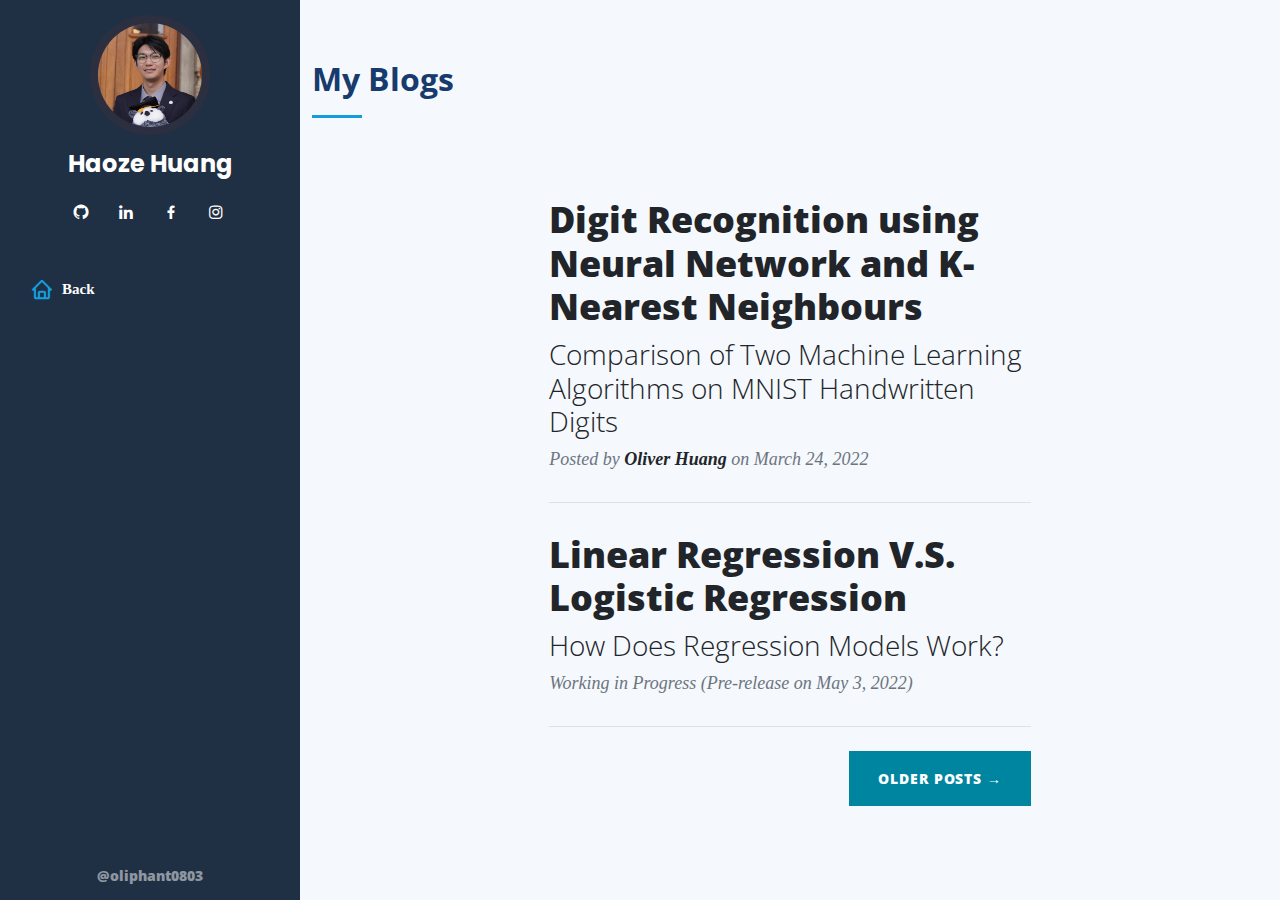
<file: blog.html>
<!DOCTYPE html>
<html lang="en">

<head>
  <meta charset="utf-8">
  <meta content="width=device-width, initial-scale=1.0" name="viewport">

  <title>Blog</title>
  <meta content="" name="description">
  <meta content="" name="keywords">

  <link href="assets/img/logo.png" rel="icon">
  <link href="https://fonts.googleapis.com/css?family=Open+Sans:300,300i,400,400i,600,600i,700,700i|Raleway:300,300i,400,400i,500,500i,600,600i,700,700i|Poppins:300,300i,400,400i,500,500i,600,600i,700,700i" rel="stylesheet">
  <link href="assets/vendor/aos/aos.css" rel="stylesheet">
  <link href="assets/vendor/bootstrap/css/bootstrap.min.css" rel="stylesheet">
  <link href="assets/vendor/bootstrap-icons/bootstrap-icons.css" rel="stylesheet">
  <link href="assets/vendor/boxicons/css/boxicons.min.css" rel="stylesheet">
  <link href="assets/vendor/glightbox/css/glightbox.min.css" rel="stylesheet">
  <link href="assets/vendor/swiper/swiper-bundle.min.css" rel="stylesheet">
  <link href="styles/index.css" rel="stylesheet">
  <link href="styles/blog.css" rel="stylesheet">
</head>

<body style="overflow: hidden; height:100%">
  <i class="bi bi-list mobile-nav-toggle d-xl-none"></i>

  <header id="header">
    <div class="d-flex flex-column">

      <div class="profile">
        <img src="assets/img/HaozeHuang.png" alt="" class="img-fluid rounded-circle">
        <h1 class="text-light"><a href="index.html">Haoze Huang</a></h1>
        <div class="social-links mt-3 text-center">
          <a href="https://github.com/oliphant0803" class="github"><i class="bx bxl-github"></i></a>
          <a href="https://www.linkedin.com/in/haoze-huang-2398661aa/" class="linkedin"><i class="bx bxl-linkedin"></i></a>
          <a href="https://www.facebook.com/profile.php?id=100009553142409" class="facebook"><i class="bx bxl-facebook"></i></a>
          <a href="https://www.instagram.com/oli.huang/" class="instagram"><i class="bx bxl-instagram"></i></a>
        </div>
      </div>

      <nav id="navbar" class="nav-menu navbar">
        <ul>
          <li><a href="index.html" class="nav-link scrollto active"><i class="bx bx-home"></i> <span>Back</span></a></li>
        </ul>
      </nav>
    </div>
  </header>

  <main id="main">
  <section id="portfolio" class="portfolio section-bg" style="height:100vh">
    <div class="container">

        <div class="section-title">
          <h2>My Blogs</h2>
        </div>

        <div class="container px-4 px-lg-5">
            <div class="row gx-4 gx-lg-5 justify-content-center">
                <div class="col-md-10 col-lg-8 col-xl-7">
                    <div class="post-preview">
                        <a href="blogs/post.html">
                            <h2 class="post-title">Digit Recognition using Neural Network and K-Nearest Neighbours</h2>
                            <h3 class="post-subtitle">Comparison of Two Machine Learning Algorithms on MNIST Handwritten Digits</h3>
                        </a>
                        <p class="post-meta">
                            Posted by
                            <a href="#!">Oliver Huang</a>
                            on March 24, 2022
                        </p>
                    </div>
                    <hr class="my-4" />

                    <div class="post-preview">
                        <a href="#!" data-bs-toggle="modal" data-bs-target="#comingsoon">
                            <h2 class="post-title">Linear Regression V.S. Logistic Regression </h2>
                            <h3 class="post-subtitle">How Does Regression Models Work?</h3>
                        </a>
                        <p class="post-meta">
                            Working in Progress (Pre-release on May 3, 2022)
                        </p>
                    </div>
                    <hr class="my-4" />

                    <div class="d-flex justify-content-end mb-4"><a class="btn btn-primary text-uppercase" data-bs-toggle="modal" data-bs-target="#noblog">Older Posts →</a></div>
                    
                    <div class="modal fade" id="comingsoon" tabindex="-1" aria-labelledby="comingsoonLabel" aria-hidden="true">
                      <div class="modal-dialog">
                        <div class="modal-content">
                          <div class="modal-header">
                            <h5 class="modal-title" id="comingsoonLabel">Working in Progress</h5>
                            <button type="button" class="btn-close" data-bs-dismiss="modal" aria-label="Close"></button>
                          </div>
                          <div class="modal-body">
                            Check out again in May!
                          </div>
                        </div>
                      </div>
                    </div>
              </div>

                    <div class="modal fade" id="noblog" tabindex="-1" aria-labelledby="noblogLabel" aria-hidden="true">
                        <div class="modal-dialog">
                          <div class="modal-content">
                            <div class="modal-header">
                              <h5 class="modal-title" id="noblogLabel">No Older Posts By Oliver</h5>
                              <button type="button" class="btn-close" data-bs-dismiss="modal" aria-label="Close"></button>
                            </div>
                            <div class="modal-body">
                              You have reach the end.
                            </div>
                          </div>
                        </div>
                      </div>
                </div>
            </div>
        </div>

    </div>
  </section>
    </main>
  <!-- ======= Footer ======= -->
  <footer id="footer">
    <div class="container">
      <div class="copyright">
        <a href="https://github.com/oliphant0803"><strong class = "text-white-50">@<span>oliphant0803</span></strong></a>
      </div>
    </div>
  </footer>

  <a href="#" class="back-to-top d-flex align-items-center justify-content-center"><i class="bi bi-arrow-up-short"></i></a>

  <script src="assets/vendor/aos/aos.js"></script>
  <script src="assets/vendor/bootstrap/js/bootstrap.bundle.min.js"></script>
  <script src="assets/vendor/glightbox/js/glightbox.min.js"></script>
  <script src="assets/vendor/isotope-layout/isotope.pkgd.min.js"></script>
  <script src="assets/vendor/php-email-form/validate.js"></script>
  <script src="assets/vendor/purecounter/purecounter.js"></script>
  <script src="assets/vendor/swiper/swiper-bundle.min.js"></script>
  <script src="assets/vendor/typed.js/typed.min.js"></script>
  <script src="assets/vendor/waypoints/noframework.waypoints.js"></script>
  <script src="js/main.js"></script>

</body>

</html>
</file>
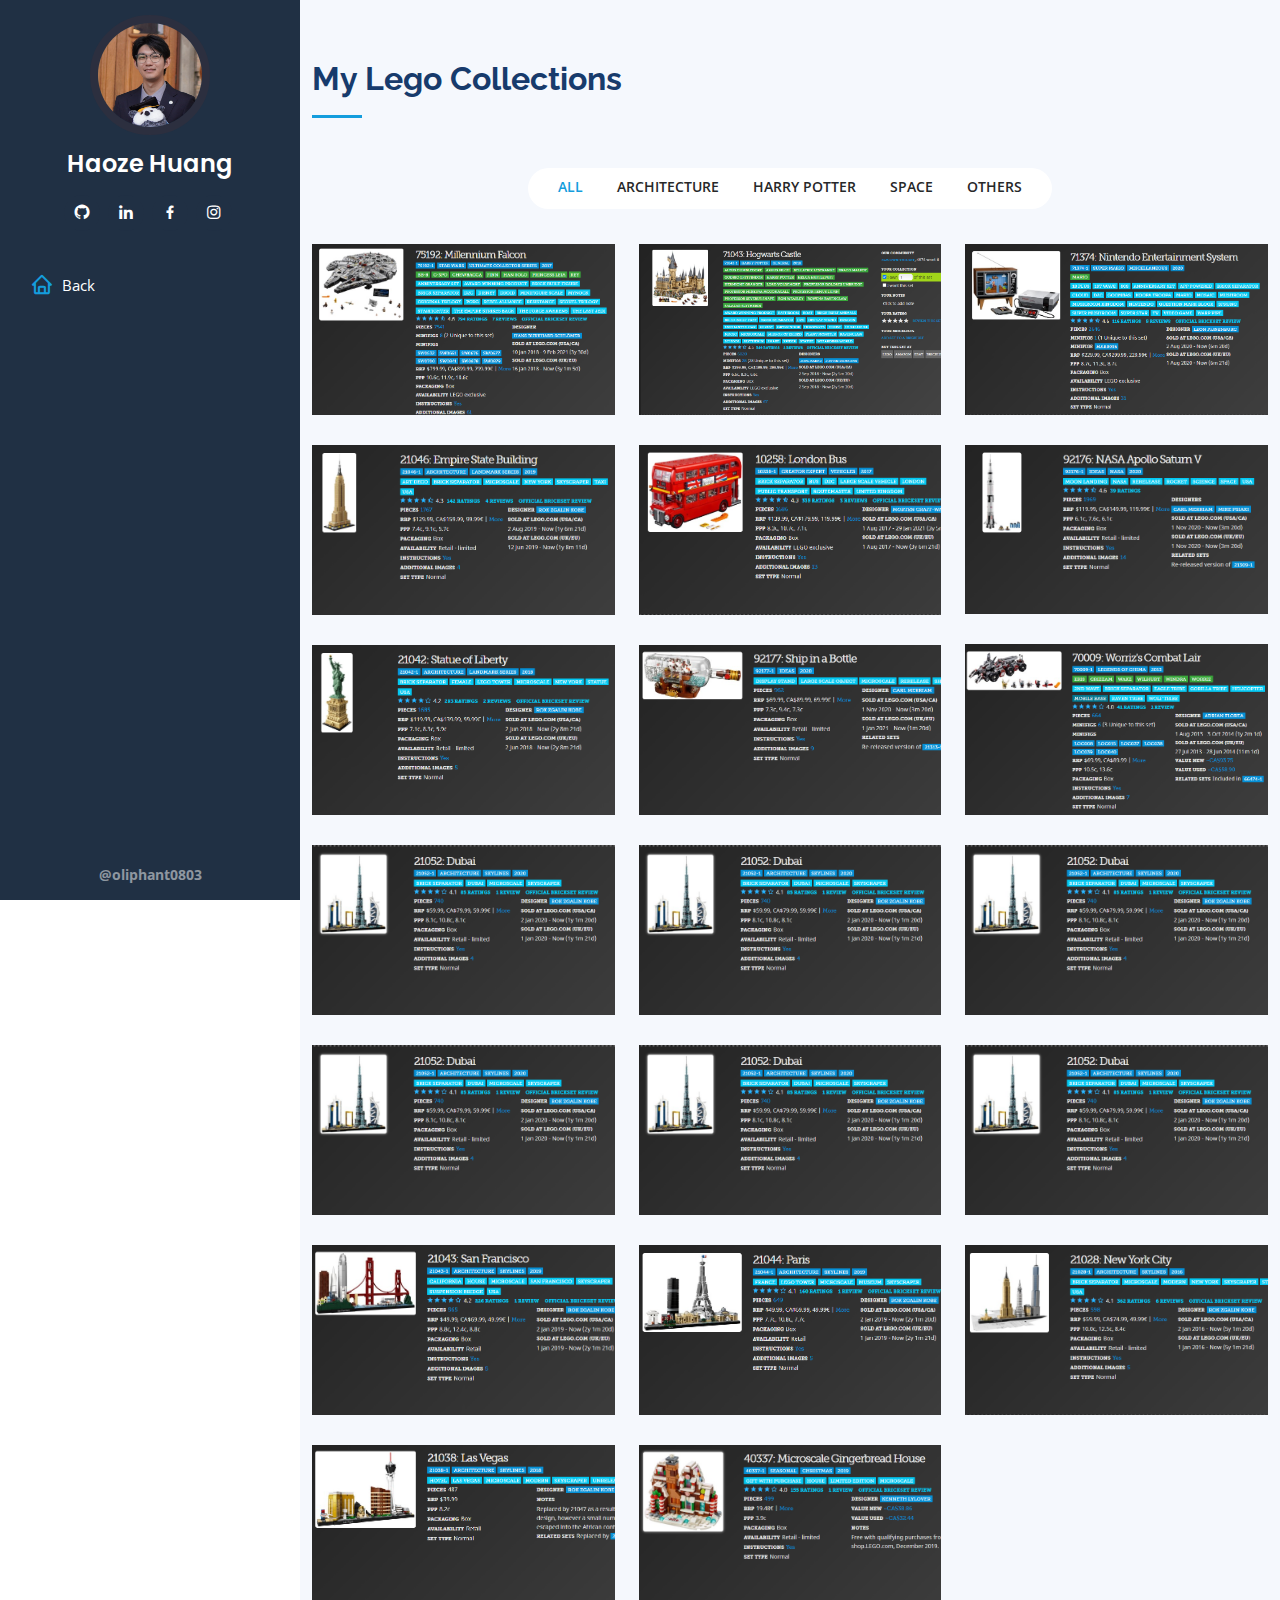
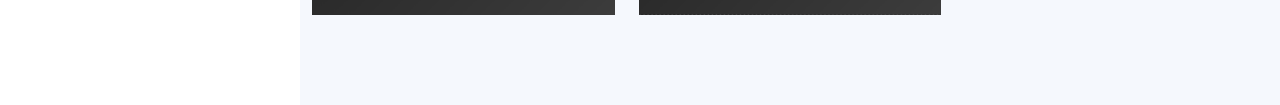
<file: collection.html>
<!DOCTYPE html>
<html lang="en">

<head>
  <meta charset="utf-8">
  <meta content="width=device-width, initial-scale=1.0" name="viewport">

  <title>Lego Collection</title>
  <meta content="" name="description">
  <meta content="" name="keywords">

  <link href="assets/img/logo.png" rel="icon">
  <link href="https://fonts.googleapis.com/css?family=Open+Sans:300,300i,400,400i,600,600i,700,700i|Raleway:300,300i,400,400i,500,500i,600,600i,700,700i|Poppins:300,300i,400,400i,500,500i,600,600i,700,700i" rel="stylesheet">
  <link href="assets/vendor/aos/aos.css" rel="stylesheet">
  <link href="assets/vendor/bootstrap/css/bootstrap.min.css" rel="stylesheet">
  <link href="assets/vendor/bootstrap-icons/bootstrap-icons.css" rel="stylesheet">
  <link href="assets/vendor/boxicons/css/boxicons.min.css" rel="stylesheet">
  <link href="assets/vendor/glightbox/css/glightbox.min.css" rel="stylesheet">
  <link href="assets/vendor/swiper/swiper-bundle.min.css" rel="stylesheet">
  <link href="index.css" rel="stylesheet">
</head>

<body>
  <i class="bi bi-list mobile-nav-toggle d-xl-none"></i>

  <header id="header">
    <div class="d-flex flex-column">

      <div class="profile">
        <img src="assets/img/HaozeHuang.png" alt="" class="img-fluid rounded-circle">
        <h1 class="text-light"><a href="index.html">Haoze Huang</a></h1>
        <div class="social-links mt-3 text-center">
          <a href="https://github.com/oliphant0803" class="github"><i class="bx bxl-github"></i></a>
          <a href="https://www.linkedin.com/in/haoze-huang-2398661aa/" class="linkedin"><i class="bx bxl-linkedin"></i></a>
          <a href="https://www.facebook.com/profile.php?id=100009553142409" class="facebook"><i class="bx bxl-facebook"></i></a>
          <a href="https://www.instagram.com/oli.huang/" class="instagram"><i class="bx bxl-instagram"></i></a>
        </div>
      </div>

      <nav id="navbar" class="nav-menu navbar">
        <ul>
          <li><a href="index.html" class="nav-link scrollto active"><i class="bx bx-home"></i> <span>Back</span></a></li>
        </ul>
      </nav>
    </div>
  </header>

  <main id="main">
  <section id="portfolio" class="portfolio section-bg">
    <div class="container">

      <div class="section-title">
        <h2>My Lego Collections</h2>
      </div>

      <div class="row" data-aos="fade-up">
        <div class="col-lg-12 d-flex justify-content-center">
          <ul id="portfolio-flters">
            <li data-filter="*" class="filter-active">All</li>
            <li data-filter=".filter-arc">Architecture</li>
            <li data-filter=".filter-potter">Harry Potter</li>
            <li data-filter=".filter-space">Space</li>
            <li data-filter=".filter-others">Others</li>
          </ul>
        </div>
      </div>

      <div class="row portfolio-container" data-aos="fade-up" data-aos-delay="100">

        <div class="col-lg-4 col-md-6 portfolio-item filter-space">
          <div class="portfolio-wrap">
            <img src="assets/lego/lego1.png" class="img-fluid" alt="">
            <div class="portfolio-links">
              <a href="assets/lego/lego1.png" data-gallery="portfolioGallery" class="portfolio-lightbox" title="75192: Millennium Falcon"><i class="bx bx-plus"></i></a>
            </div>
          </div>
        </div>

        <div class="col-lg-4 col-md-6 portfolio-item filter-potter">
            <div class="portfolio-wrap">
              <img src="assets/lego/lego2.png" class="img-fluid" alt="">
              <div class="portfolio-links">
                <a href="assets/lego/lego2.png" data-gallery="portfolioGallery" class="portfolio-lightbox" title="71043: Hogwarts Castle"><i class="bx bx-plus"></i></a>
              </div>
            </div>
          </div>

          <div class="col-lg-4 col-md-6 portfolio-item filter-others">
            <div class="portfolio-wrap">
              <img src="assets/lego/lego3.png" class="img-fluid" alt="">
              <div class="portfolio-links">
                <a href="assets/lego/lego3.png" data-gallery="portfolioGallery" class="portfolio-lightbox" title="71274: Nintendo Entertainment System"><i class="bx bx-plus"></i></a>
              </div>
            </div>
          </div>

          <div class="col-lg-4 col-md-6 portfolio-item filter-space">
            <div class="portfolio-wrap">
              <img src="assets/lego/lego4.png" class="img-fluid" alt="">
              <div class="portfolio-links">
                <a href="assets/lego/lego4.png" data-gallery="portfolioGallery" class="portfolio-lightbox" title="92176: NASA Apollo Saturn V"><i class="bx bx-plus"></i></a>
              </div>
            </div>
          </div>

          <div class="col-lg-4 col-md-6 portfolio-item filter-arc">
            <div class="portfolio-wrap">
              <img src="assets/lego/lego5.png" class="img-fluid" alt="">
              <div class="portfolio-links">
                <a href="assets/lego/lego5.png" data-gallery="portfolioGallery" class="portfolio-lightbox" title="21046: Empire State Building"><i class="bx bx-plus"></i></a>
              </div>
            </div>
          </div>

          <div class="col-lg-4 col-md-6 portfolio-item filter-others">
            <div class="portfolio-wrap">
              <img src="assets/lego/lego6.png" class="img-fluid" alt="">
              <div class="portfolio-links">
                <a href="assets/lego/lego6.png" data-gallery="portfolioGallery" class="portfolio-lightbox" title="10258: London Bus"><i class="bx bx-plus"></i></a>
              </div>
            </div>
          </div>

          <div class="col-lg-4 col-md-6 portfolio-item filter-others">
            <div class="portfolio-wrap">
              <img src="assets/lego/lego10.png" class="img-fluid" alt="">
              <div class="portfolio-links">
                <a href="assets/lego/lego10.png" data-gallery="portfolioGallery" class="portfolio-lightbox" title="70009: Worriz's Combat Lair"><i class="bx bx-plus"></i></a>
              </div>
            </div>
          </div>

          <div class="col-lg-4 col-md-6 portfolio-item filter-others">
            <div class="portfolio-wrap">
              <img src="assets/lego/lego8.png" class="img-fluid" alt="">
              <div class="portfolio-links">
                <a href="assets/lego/lego8.png" data-gallery="portfolioGallery" class="portfolio-lightbox" title="92177: Ship in a Bottle"><i class="bx bx-plus"></i></a>
              </div>
            </div>
          </div>

          <div class="col-lg-4 col-md-6 portfolio-item filter-arc">
            <div class="portfolio-wrap">
              <img src="assets/lego/lego7.png" class="img-fluid" alt="">
              <div class="portfolio-links">
                <a href="assets/lego/lego7.png" data-gallery="portfolioGallery" class="portfolio-lightbox" title="21042: Statue of Liberty"><i class="bx bx-plus"></i></a>
              </div>
            </div>
          </div>

          <div class="col-lg-4 col-md-6 portfolio-item filter-arc">
            <div class="portfolio-wrap">
              <img src="assets/lego/lego9.png" class="img-fluid" alt="">
              <div class="portfolio-links">
                <a href="assets/lego/lego9.png" data-gallery="portfolioGallery" class="portfolio-lightbox" title="21052: Dubai"><i class="bx bx-plus"></i></a>
              </div>
            </div>
          </div>

          <div class="col-lg-4 col-md-6 portfolio-item filter-arc">
            <div class="portfolio-wrap">
              <img src="assets/lego/lego9.png" class="img-fluid" alt="">
              <div class="portfolio-links">
                <a href="assets/lego/lego9.png" data-gallery="portfolioGallery" class="portfolio-lightbox" title="21052: Dubai"><i class="bx bx-plus"></i></a>
              </div>
            </div>
          </div>

          <div class="col-lg-4 col-md-6 portfolio-item filter-arc">
            <div class="portfolio-wrap">
              <img src="assets/lego/lego9.png" class="img-fluid" alt="">
              <div class="portfolio-links">
                <a href="assets/lego/lego9.png" data-gallery="portfolioGallery" class="portfolio-lightbox" title="21052: Dubai"><i class="bx bx-plus"></i></a>
              </div>
            </div>
          </div>

          <div class="col-lg-4 col-md-6 portfolio-item filter-arc">
            <div class="portfolio-wrap">
              <img src="assets/lego/lego9.png" class="img-fluid" alt="">
              <div class="portfolio-links">
                <a href="assets/lego/lego9.png" data-gallery="portfolioGallery" class="portfolio-lightbox" title="21052: Dubai"><i class="bx bx-plus"></i></a>
              </div>
            </div>
          </div>

          <div class="col-lg-4 col-md-6 portfolio-item filter-arc">
            <div class="portfolio-wrap">
              <img src="assets/lego/lego9.png" class="img-fluid" alt="">
              <div class="portfolio-links">
                <a href="assets/lego/lego9.png" data-gallery="portfolioGallery" class="portfolio-lightbox" title="21052: Dubai"><i class="bx bx-plus"></i></a>
              </div>
            </div>
          </div>

          <div class="col-lg-4 col-md-6 portfolio-item filter-arc">
            <div class="portfolio-wrap">
              <img src="assets/lego/lego9.png" class="img-fluid" alt="">
              <div class="portfolio-links">
                <a href="assets/lego/lego9.png" data-gallery="portfolioGallery" class="portfolio-lightbox" title="21052: Dubai"><i class="bx bx-plus"></i></a>
              </div>
            </div>
          </div>

          <div class="col-lg-4 col-md-6 portfolio-item filter-arc">
            <div class="portfolio-wrap">
              <img src="assets/lego/lego11.png" class="img-fluid" alt="">
              <div class="portfolio-links">
                <a href="assets/lego/lego11.png" data-gallery="portfolioGallery" class="portfolio-lightbox" title="21028: New York City"><i class="bx bx-plus"></i></a>
              </div>
            </div>
          </div>

          <div class="col-lg-4 col-md-6 portfolio-item filter-arc">
            <div class="portfolio-wrap">
              <img src="assets/lego/lego12.png" class="img-fluid" alt="">
              <div class="portfolio-links">
                <a href="assets/lego/lego12.png" data-gallery="portfolioGallery" class="portfolio-lightbox" title="21044: Paris"><i class="bx bx-plus"></i></a>
              </div>
            </div>
          </div>

          <div class="col-lg-4 col-md-6 portfolio-item filter-arc">
            <div class="portfolio-wrap">
              <img src="assets/lego/lego14.png" class="img-fluid" alt="">
              <div class="portfolio-links">
                <a href="assets/lego/lego14.png" data-gallery="portfolioGallery" class="portfolio-lightbox" title="21043: San Francisco"><i class="bx bx-plus"></i></a>
              </div>
            </div>
          </div>

          <div class="col-lg-4 col-md-6 portfolio-item filter-others">
            <div class="portfolio-wrap">
              <img src="assets/lego/lego18.png" class="img-fluid" alt="">
              <div class="portfolio-links">
                <a href="assets/lego/lego18.png" data-gallery="portfolioGallery" class="portfolio-lightbox" title="40337: Microscale Gingerbread House"><i class="bx bx-plus"></i></a>
              </div>
            </div>
          </div>

          <div class="col-lg-4 col-md-6 portfolio-item filter-arc">
            <div class="portfolio-wrap">
              <img src="assets/lego/lego20.png" class="img-fluid" alt="">
              <div class="portfolio-links">
                <a href="assets/lego/lego20.png" data-gallery="portfolioGallery" class="portfolio-lightbox" title="21038: Las Vegas"><i class="bx bx-plus"></i></a>
              </div>
            </div>
          </div>

        

    </div>
  </section>
    </main>
  <!-- ======= Footer ======= -->
  <footer id="footer">
    <div class="container">
      <div class="copyright">
        <a href="https://github.com/oliphant0803"><strong class = "text-white-50">@<span>oliphant0803</span></strong></a>
      </div>
    </div>
  </footer>

  <a href="#" class="back-to-top d-flex align-items-center justify-content-center"><i class="bi bi-arrow-up-short"></i></a>

  <script src="assets/vendor/aos/aos.js"></script>
  <script src="assets/vendor/bootstrap/js/bootstrap.bundle.min.js"></script>
  <script src="assets/vendor/glightbox/js/glightbox.min.js"></script>
  <script src="assets/vendor/isotope-layout/isotope.pkgd.min.js"></script>
  <script src="assets/vendor/php-email-form/validate.js"></script>
  <script src="assets/vendor/purecounter/purecounter.js"></script>
  <script src="assets/vendor/swiper/swiper-bundle.min.js"></script>
  <script src="assets/vendor/typed.js/typed.min.js"></script>
  <script src="assets/vendor/waypoints/noframework.waypoints.js"></script>
  <script src="main.js"></script>

</body>

</html>
</file>
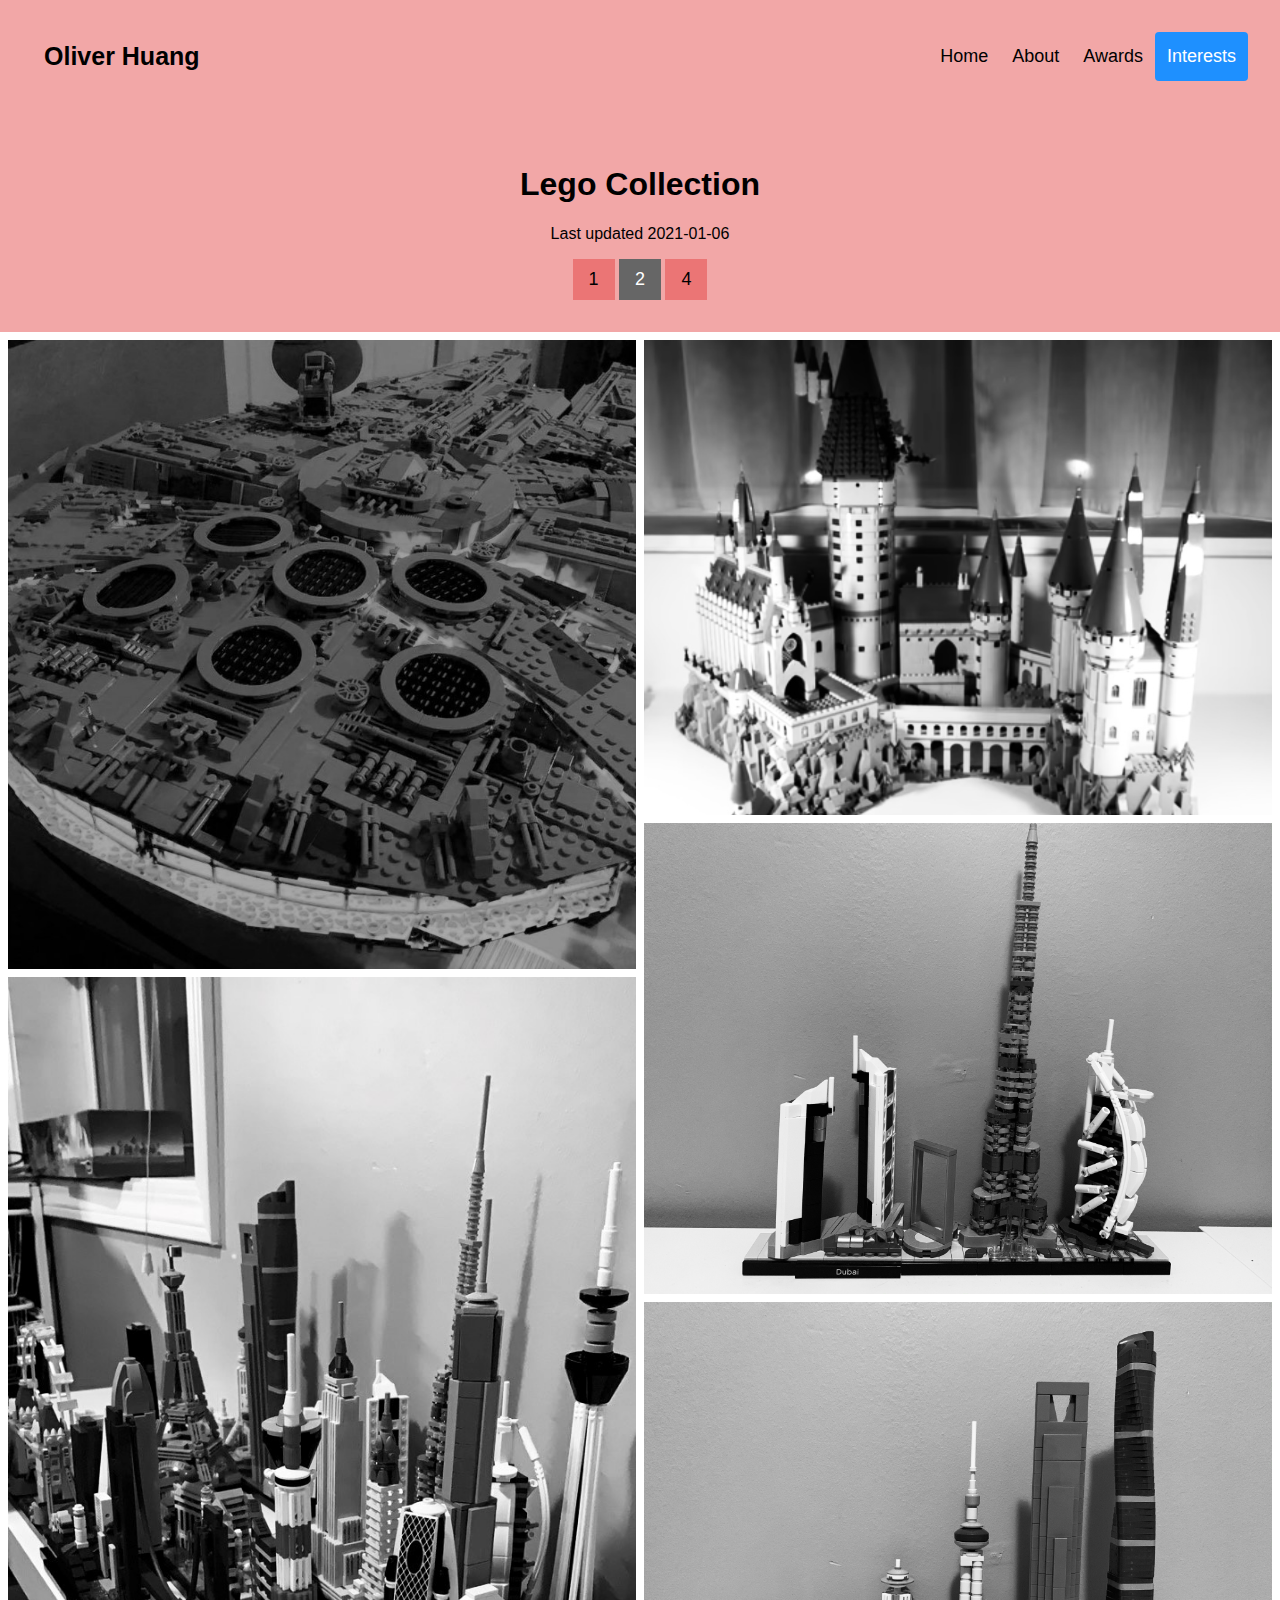
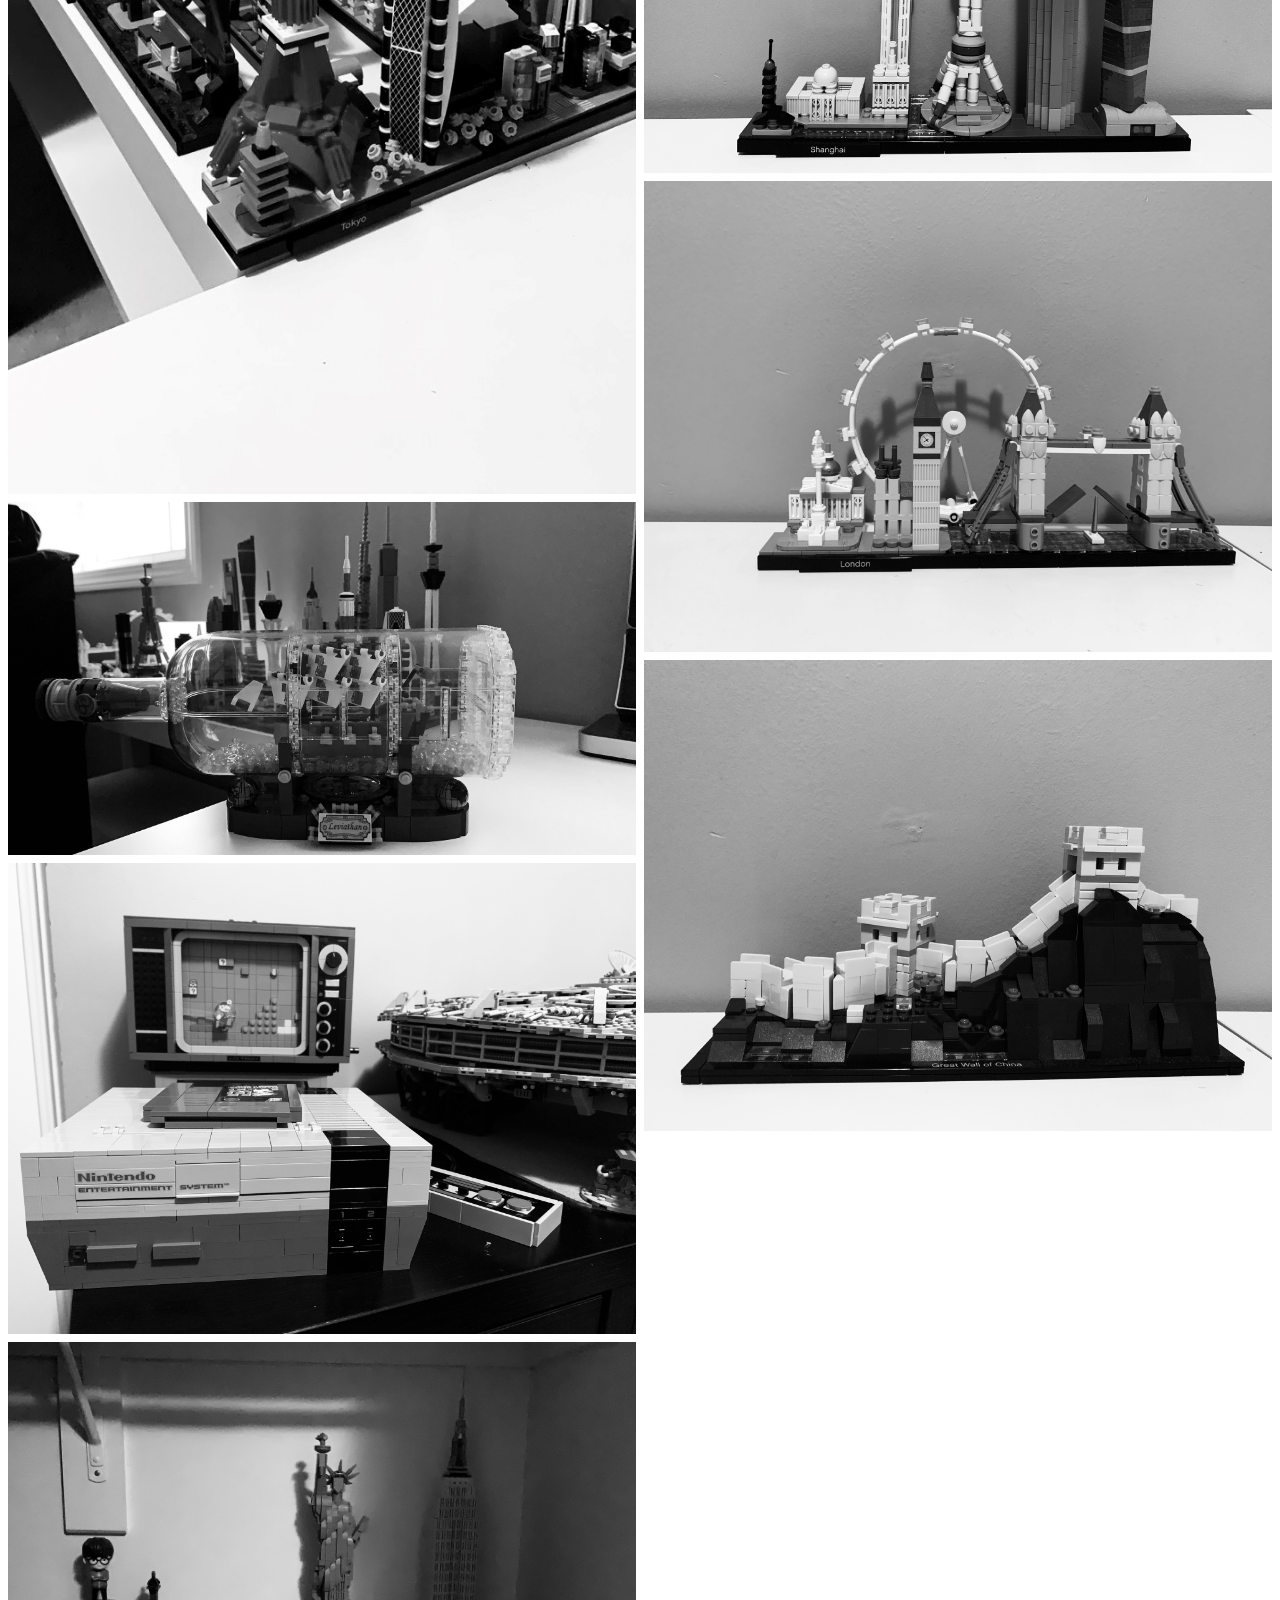
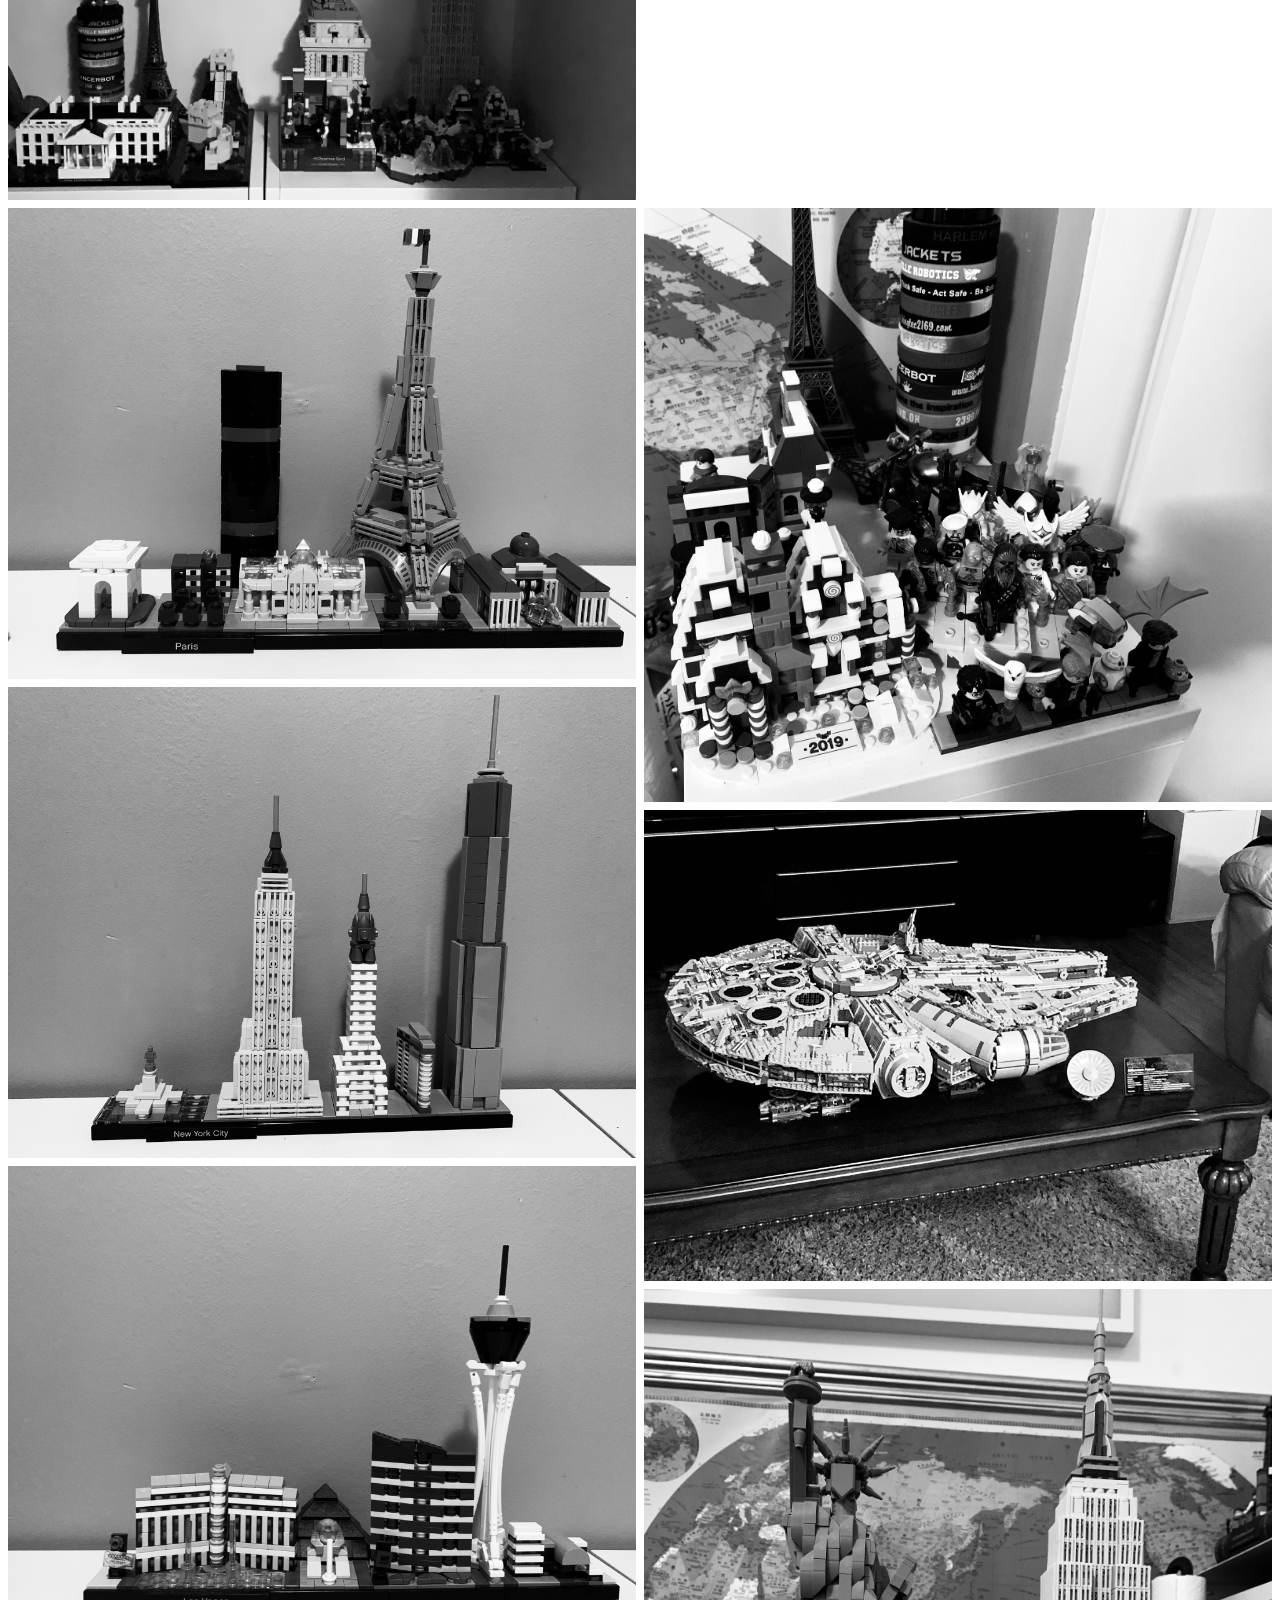
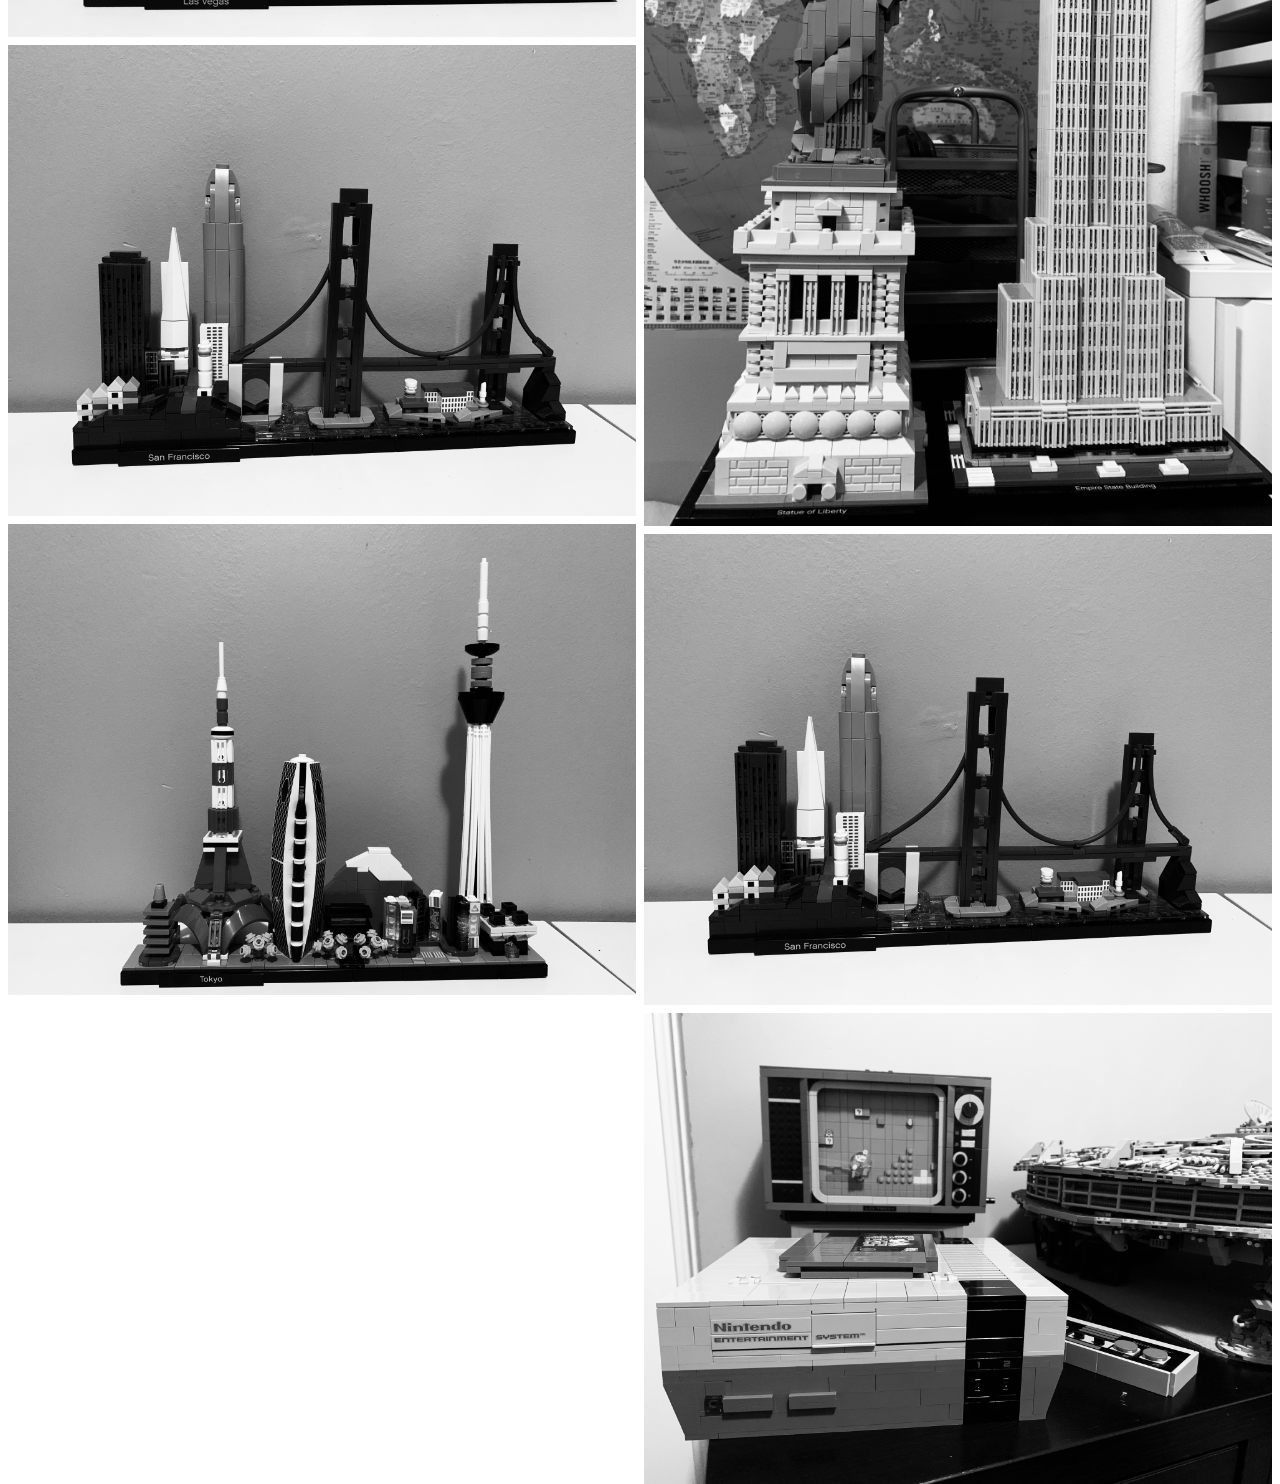
<file: interests.html>
<!DOCTYPE html>
<html>
<head>
<meta name="viewport" content="width=device-width, initial-scale=1.0">
  <style>
* {box-sizing: border-box;}

body { 
  margin: 0;
  font-family: Arial, Helvetica, sans-serif;
}

.header {
  overflow: hidden;
  background-color: #f2a7a7;
  padding: 20px 10px;
}

.header a {
  float: left;
  color: black;
  text-align: center;
  padding: 12px;
  text-decoration: none;
  font-size: 18px; 
  line-height: 25px;
  border-radius: 4px;
}

.header a.logo {
  font-size: 25px;
  font-weight: bold;
}

.header a:hover {
  background-color: #ddd;
  color: black;
}

.header a.active {
  background-color: dodgerblue;
  color: white;
}

.header-right {
  float: right;
}

@media screen and (max-width: 500px) {
  .header a {
    float: none;
    display: block;
    text-align: left;
  }
  
  .header-right {
    float: none;
  }
}

<style>
* {
  box-sizing: border-box;
}

body {
  margin: 0;
  font-family: Arial, Helvetica, sans-serif;
}

.header {
  text-align: center;
  padding: 32px;
}

.row {
  display: -ms-flexbox; 
  display: flex;
  -ms-flex-wrap: wrap; 
  flex-wrap: wrap;
  padding: 0 4px;
}

/* Create two equal columns that sits next to each other */
.column {
  -ms-flex: 50%;
  flex: 50%;
  padding: 0 4px;
}

.column img {
  margin-top: 8px;
  vertical-align: middle;
}

.btn {
  border: none;
  outline: none;
  padding: 10px 16px;
  background-color: #eb7575;
  cursor: pointer;
  font-size: 18px;
}

.btn:hover {
  background-color: #ddd;
}

.btn.active {
  background-color: #666;
  color: white;
}
</style>
</head>
<body>


<div class="header">
  <a href="index.html" class="logo">Oliver Huang</a>
  <div class="header-right">
    <a href="index.html">Home</a>
    <a href="about.html">About</a>
    <a href="awards.html">Awards</a>
    <a class="active" href="interests.html">Interests</a>
  </div>
</div>
<!-- Header -->
<div class="header" id="myHeader">
  <h1>Lego Collection</h1>
  <p>Last updated 2021-01-06</p>
  <button class="btn" onclick="one()">1</button>
  <button class="btn active" onclick="two()">2</button>
  <button class="btn" onclick="four()">4</button>
</div>

<!-- Photo Grid -->
<div class="row"> 
  <div class="column">
    <img src="interest/collection/1.jpg" style="width:100%">
    <img src="interest/collection/2.jpg" style="width:100%">
    <img src="interest/collection/3.jpeg" style="width:100%">
    <img src="interest/collection/4.jpg" style="width:100%">
    <img src="interest/collection/5.JPG" style="width:100%">

  </div>
  <div class="column">
    <img src="interest/collection/6.PNG" style="width:100%">
    <img src="interest/collection/7.jpg" style="width:100%">
    <img src="interest/collection/8.jpg" style="width:100%">
    <img src="interest/collection/9.jpg" style="width:100%">
    <img src="interest/collection/10.jpg" style="width:100%">
  </div>  
  <div class="column">
   <img src="interest/collection/11.jpg" style="width:100%">
    <img src="interest/collection/12.jpg" style="width:100%">
    <img src="interest/collection/13.jpg" style="width:100%">
    <img src="interest/collection/14.jpeg" style="width:100%">
    <img src="interest/collection/15.jpg" style="width:100%">
  </div>
  <div class="column">
    <img src="interest/collection/16.jpeg" style="width:100%">
    <img src="interest/collection/17.jpeg" style="width:100%">
    <img src="interest/collection/18.jpeg" style="width:100%">
    <img src="interest/collection/14.jpeg" style="width:100%">
    <img src="interest/collection/4.jpg" style="width:100%">
  </div>
</div>

<script>
// Get the elements with class="column"
var elements = document.getElementsByClassName("column");

// Declare a loop variable
var i;

// Full-width images
function one() {
    for (i = 0; i < elements.length; i++) {
    elements[i].style.msFlex = "100%";  // IE10
    elements[i].style.flex = "100%";
  }
}

// Two images side by side
function two() {
  for (i = 0; i < elements.length; i++) {
    elements[i].style.msFlex = "50%";  // IE10
    elements[i].style.flex = "50%";
  }
}

// Four images side by side
function four() {
  for (i = 0; i < elements.length; i++) {
    elements[i].style.msFlex = "25%";  // IE10
    elements[i].style.flex = "25%";
  }
}

// Add active class to the current button (highlight it)
var header = document.getElementById("myHeader");
var btns = header.getElementsByClassName("btn");
for (var i = 0; i < btns.length; i++) {
  btns[i].addEventListener("click", function() {
    var current = document.getElementsByClassName("active");
    current[0].className = current[0].className.replace(" active", "");
    this.className += " active";
  });
}
</script>

</body>
</html>
</file>
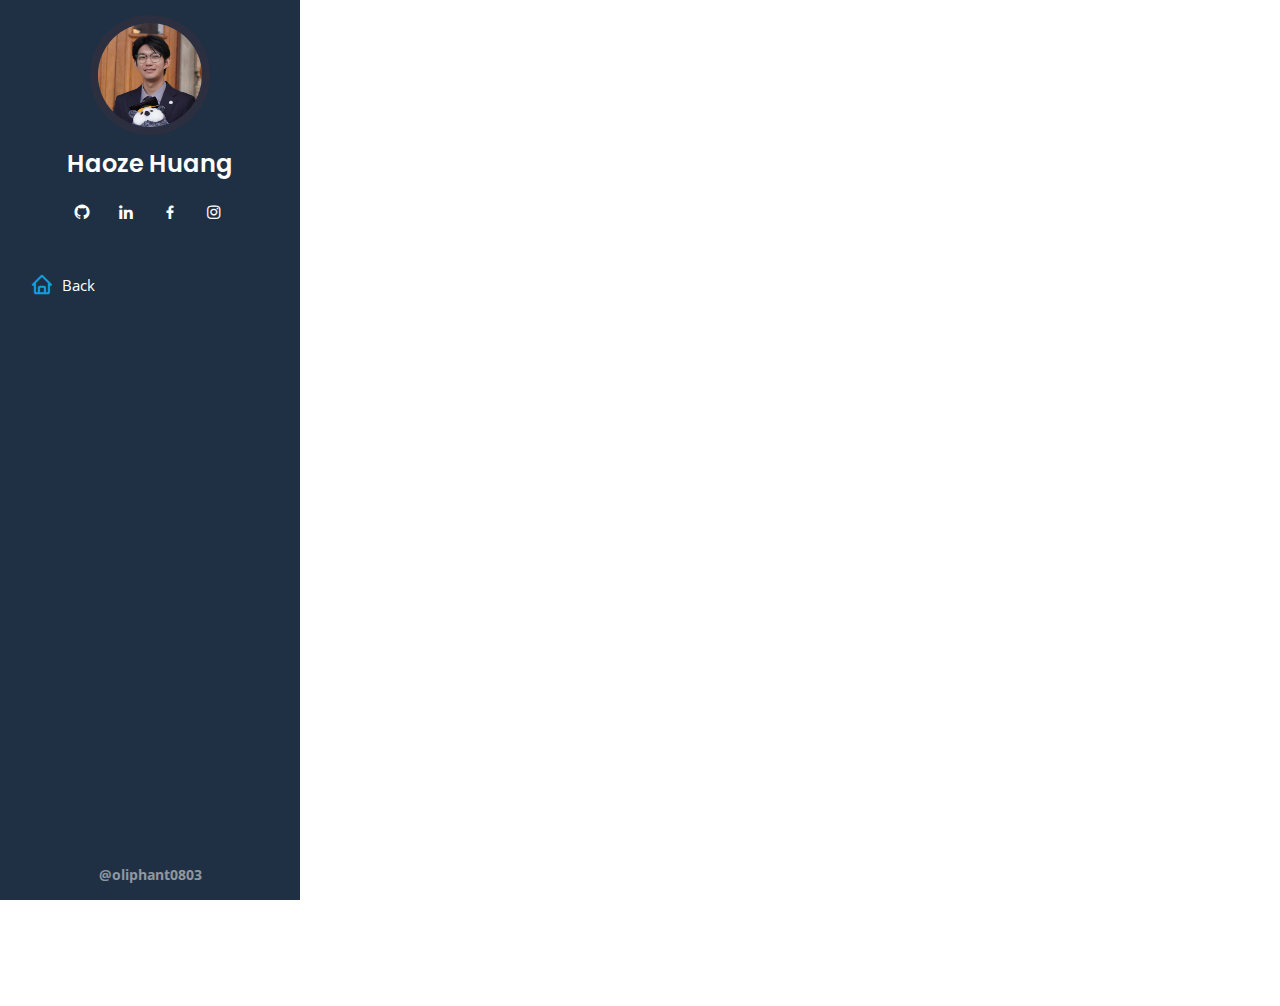
<file: transcript.html>
<!DOCTYPE html>
<html lang="en">

<head>
  <meta charset="utf-8">
  <meta content="width=device-width, initial-scale=1.0" name="viewport">

  <title>Transcript</title>
  <meta content="" name="description">
  <meta content="" name="keywords">

  <link href="assets/img/logo.png" rel="icon">
  <link href="https://fonts.googleapis.com/css?family=Open+Sans:300,300i,400,400i,600,600i,700,700i|Raleway:300,300i,400,400i,500,500i,600,600i,700,700i|Poppins:300,300i,400,400i,500,500i,600,600i,700,700i" rel="stylesheet">
  <link href="assets/vendor/aos/aos.css" rel="stylesheet">
  <link href="assets/vendor/bootstrap/css/bootstrap.min.css" rel="stylesheet">
  <link href="assets/vendor/bootstrap-icons/bootstrap-icons.css" rel="stylesheet">
  <link href="assets/vendor/boxicons/css/boxicons.min.css" rel="stylesheet">
  <link href="assets/vendor/glightbox/css/glightbox.min.css" rel="stylesheet">
  <link href="assets/vendor/swiper/swiper-bundle.min.css" rel="stylesheet">
  <link href="index.css" rel="stylesheet">
</head>

<body>
  <i class="bi bi-list mobile-nav-toggle d-xl-none"></i>

  <header id="header">
    <div class="d-flex flex-column">

      <div class="profile">
        <img src="assets/img/HaozeHuang.png" alt="" class="img-fluid rounded-circle">
        <h1 class="text-light"><a href="index.html">Haoze Huang</a></h1>
        <div class="social-links mt-3 text-center">
          <a href="https://github.com/oliphant0803" class="github"><i class="bx bxl-github"></i></a>
          <a href="https://www.linkedin.com/in/haoze-huang-2398661aa/" class="linkedin"><i class="bx bxl-linkedin"></i></a>
          <a href="https://www.facebook.com/profile.php?id=100009553142409" class="facebook"><i class="bx bxl-facebook"></i></a>
          <a href="https://www.instagram.com/oli.huang/" class="instagram"><i class="bx bxl-instagram"></i></a>
        </div>
      </div>

      <nav id="navbar" class="nav-menu navbar">
        <ul>
          <li><a href="index.html" class="nav-link scrollto active"><i class="bx bx-home"></i> <span>Back</span></a></li>
        </ul>
      </nav>
    </div>
  </header>

  <iframe src="assets/img/courses/transcript.pdf" width="100%" height = "1000px"> </iframe>

  <!-- ======= Footer ======= -->
  <footer id="footer">
    <div class="container">
      <div class="copyright">
        <a href="https://github.com/oliphant0803"><strong class = "text-white-50">@<span>oliphant0803</span></strong></a>
      </div>
    </div>
  </footer>

  <a href="#" class="back-to-top d-flex align-items-center justify-content-center"><i class="bi bi-arrow-up-short"></i></a>

  <script src="assets/vendor/aos/aos.js"></script>
  <script src="assets/vendor/bootstrap/js/bootstrap.bundle.min.js"></script>
  <script src="assets/vendor/glightbox/js/glightbox.min.js"></script>
  <script src="assets/vendor/isotope-layout/isotope.pkgd.min.js"></script>
  <script src="assets/vendor/php-email-form/validate.js"></script>
  <script src="assets/vendor/purecounter/purecounter.js"></script>
  <script src="assets/vendor/swiper/swiper-bundle.min.js"></script>
  <script src="assets/vendor/typed.js/typed.min.js"></script>
  <script src="assets/vendor/waypoints/noframework.waypoints.js"></script>
  <script src="main.js"></script>

</body>

</html>
</file>
<file: styles/blog.css>
@media (prefers-reduced-motion: no-preference) {
  :root {
    scroll-behavior: smooth;
  }
}

pre {
  /* background-color: #eee; */
  display: block;
  font-family: 'Courier New';
	text-align: left;
  word-wrap: normal;
  white-space: pre-line;;
  font-size: medium;
  margin: 0
}

pre code span {
  color:darkred;
  font-weight: bold;
}

pre code span.out {
  color:red;
}

pre code span.comment {
  color:green;
}

body {
  margin: 0;
  font-size: var(--bs-body-font-size);
  font-weight: var(--bs-body-font-weight);
  line-height: var(--bs-body-line-height);
  color: var(--bs-body-color);
  text-align: var(--bs-body-text-align);
  background-color: var(--bs-body-bg);
  -webkit-text-size-adjust: 100%;
  -webkit-tap-highlight-color: rgba(0, 0, 0, 0);
}

hr {
  margin: 1rem 0;
  color: inherit;
  background-color: currentColor;
  border: 0;
  opacity: 0.25;
}

hr:not([size]) {
  height: 1px;
}

h6, .h6, h5, .h5, h4, .h4, h3, .h3, h2, .h2, h1, .h1 {
  margin-top: 0;
  margin-bottom: 0.5rem;
  font-family: "Open Sans", -apple-system, BlinkMacSystemFont, "Segoe UI", Roboto, "Helvetica Neue", Arial, sans-serif, "Apple Color Emoji", "Segoe UI Emoji", "Segoe UI Symbol", "Noto Color Emoji";
  font-weight: 800;
  line-height: 1.2;
}

h1, .h1 {
  font-size: calc(1.375rem + 1.5vw);
}
@media (min-width: 1200px) {
  h1, .h1 {
    font-size: 2.5rem;
  }
}

h2, .h2 {
  font-size: calc(1.325rem + 0.9vw);
}
@media (min-width: 1200px) {
  h2, .h2 {
    font-size: 2rem;
  }
}

h3, .h3 {
  font-size: calc(1.3rem + 0.6vw);
}
@media (min-width: 1200px) {
  h3, .h3 {
    font-size: 1.75rem;
  }
}

h4, .h4 {
  font-size: calc(1.275rem + 0.3vw);
}
@media (min-width: 1200px) {
  h4, .h4 {
    font-size: 1.5rem;
  }
}

h5, .h5 {
  font-size: 1.25rem;
}

h6, .h6 {
  font-size: 1rem;
}

p {
  margin-top: 0;
  margin-bottom: 1rem;
  font-family: Georgia;
}

abbr[title],
abbr[data-bs-original-title] {
  -webkit-text-decoration: underline dotted;
          text-decoration: underline dotted;
  cursor: help;
  -webkit-text-decoration-skip-ink: none;
          text-decoration-skip-ink: none;
}

address {
  margin-bottom: 1rem;
  font-style: normal;
  line-height: inherit;
}

ol,
ul {
  padding-left: 2rem;
}

ol,
ul,
dl {
  margin-top: 0;
  margin-bottom: 1rem;
}

li {
  margin-top: 2rem;
  font-family: Georgia;
}

ul {
  list-style: none;
}

ul li::before {
  content: "\2022";
  color: red;
  font-size: x-large;
  font-weight: bold;
  display: inline-block; 
  width: 0.8em;
  margin-left: -1em;
}

ol ol,
ul ul,
ol ul,
ul ol {
  margin-bottom: 0;
}

dt {
  font-weight: 700;
}

dd {
  margin-bottom: 0.5rem;
  margin-left: 0;
}

blockquote {
  margin: 0 0 1rem;
}

b,
strong {
  font-weight: bolder;
}

small, .small {
  font-size: 0.875em;
}

mark, .mark {
  padding: 0.2em;
  background-color: #fcf8e3;
}

sub,
sup {
  position: relative;
  font-size: 0.75em;
  line-height: 0;
  vertical-align: baseline;
}

sub {
  bottom: -0.25em;
}

sup {
  top: -0.5em;
}

a {
  color: #212529;
  text-decoration: none;
}
a:hover {
  color: #0085A1;
}

a:not([href]):not([class]), a:not([href]):not([class]):hover {
  color: inherit;
  text-decoration: none;
}

a > code {
  color: inherit;
}

kbd {
  padding: 0.2rem 0.4rem;
  font-size: 0.875em;
  color: #fff;
  background-color: #212529;
}
kbd kbd {
  padding: 0;
  font-size: 1em;
  font-weight: 700;
}

figure {
  margin: 0 0 1rem;
}

img,
svg {
  vertical-align: middle;
}

table {
  caption-side: bottom;
  border-collapse: collapse;
}

caption {
  padding-top: 0.5rem;
  padding-bottom: 0.5rem;
  color: #6c757d;
  text-align: left;
}

th {
  text-align: inherit;
  text-align: -webkit-match-parent;
}

thead,
tbody,
tfoot,
tr,
td,
th {
  border-color: inherit;
  border-style: solid;
  border-width: 0;
}

label {
  display: inline-block;
}

button {
  border-radius: 0;
}

button:focus:not(:focus-visible) {
  outline: 0;
}

input,
button,
select,
optgroup,
textarea {
  margin: 0;
  font-family: inherit;
  font-size: inherit;
  line-height: inherit;
}

button,
select {
  text-transform: none;
}

[role=button] {
  cursor: pointer;
}

select {
  word-wrap: normal;
}
select:disabled {
  opacity: 1;
}

[list]::-webkit-calendar-picker-indicator {
  display: none;
}

button,
[type=button],
[type=reset],
[type=submit] {
  -webkit-appearance: button;
}
button:not(:disabled),
[type=button]:not(:disabled),
[type=reset]:not(:disabled),
[type=submit]:not(:disabled) {
  cursor: pointer;
}

::-moz-focus-inner {
  padding: 0;
  border-style: none;
}

textarea {
  resize: vertical;
}

fieldset {
  min-width: 0;
  padding: 0;
  margin: 0;
  border: 0;
}

legend {
  float: left;
  width: 100%;
  padding: 0;
  margin-bottom: 0.5rem;
  font-size: calc(1.275rem + 0.3vw);
  line-height: inherit;
}
@media (min-width: 1200px) {
  legend {
    font-size: 1.5rem;
  }
}
legend + * {
  clear: left;
}

::-webkit-datetime-edit-fields-wrapper,
::-webkit-datetime-edit-text,
::-webkit-datetime-edit-minute,
::-webkit-datetime-edit-hour-field,
::-webkit-datetime-edit-day-field,
::-webkit-datetime-edit-month-field,
::-webkit-datetime-edit-year-field {
  padding: 0;
}

::-webkit-inner-spin-button {
  height: auto;
}

[type=search] {
  outline-offset: -2px;
  -webkit-appearance: textfield;
}

/* rtl:raw:
[type="tel"],
[type="url"],
[type="email"],
[type="number"] {
  direction: ltr;
}
*/
::-webkit-search-decoration {
  -webkit-appearance: none;
}

::-webkit-color-swatch-wrapper {
  padding: 0;
}

::-webkit-file-upload-button {
  font: inherit;
}

::file-selector-button {
  font: inherit;
}

::-webkit-file-upload-button {
  font: inherit;
  -webkit-appearance: button;
}

output {
  display: inline-block;
}

iframe {
  border: 0;
}

summary {
  display: list-item;
  cursor: pointer;
}

progress {
  vertical-align: baseline;
}

[hidden] {
  display: none !important;
}

.lead {
  font-size: 1.25rem;
  font-weight: 300;
}

.display-1 {
  font-size: calc(1.625rem + 4.5vw);
  font-weight: 300;
  line-height: 1.2;
}
@media (min-width: 1200px) {
  .display-1 {
    font-size: 5rem;
  }
}

.display-2 {
  font-size: calc(1.575rem + 3.9vw);
  font-weight: 300;
  line-height: 1.2;
}
@media (min-width: 1200px) {
  .display-2 {
    font-size: 4.5rem;
  }
}

.display-3 {
  font-size: calc(1.525rem + 3.3vw);
  font-weight: 300;
  line-height: 1.2;
}
@media (min-width: 1200px) {
  .display-3 {
    font-size: 4rem;
  }
}

.display-4 {
  font-size: calc(1.475rem + 2.7vw);
  font-weight: 300;
  line-height: 1.2;
}
@media (min-width: 1200px) {
  .display-4 {
    font-size: 3.5rem;
  }
}

.display-5 {
  font-size: calc(1.425rem + 2.1vw);
  font-weight: 300;
  line-height: 1.2;
}
@media (min-width: 1200px) {
  .display-5 {
    font-size: 3rem;
  }
}

.display-6 {
  font-size: calc(1.375rem + 1.5vw);
  font-weight: 300;
  line-height: 1.2;
}
@media (min-width: 1200px) {
  .display-6 {
    font-size: 2.5rem;
  }
}

.list-unstyled {
  padding-left: 0;
  list-style: none;
}

.list-inline {
  padding-left: 0;
  list-style: none;
}

.list-inline-item {
  display: inline-block;
}
.list-inline-item:not(:last-child) {
  margin-right: 0.5rem;
}

.initialism {
  font-size: 0.875em;
  text-transform: uppercase;
}

.blockquote {
  margin-bottom: 1rem;
  font-size: 1.25rem;
}
.blockquote > :last-child {
  margin-bottom: 0;
}

.blockquote-footer {
  margin-top: -1rem;
  margin-bottom: 1rem;
  font-size: 0.875em;
  color: #6c757d;
}
.blockquote-footer::before {
  content: "— ";
}

.img-fluid {
  max-width: 100%;
  height: auto;
}

.img-thumbnail {
  padding: 0.25rem;
  background-color: #fff;
  border: 1px solid #dee2e6;
  max-width: 100%;
  height: auto;
}

.figure {
  display: inline-block;
}

.figure-img {
  margin-bottom: 0.5rem;
  line-height: 1;
}

.figure-caption {
  font-size: 0.875em;
  color: #6c757d;
}

.container,
.container-fluid,
.container-xxl,
.container-xl,
.container-lg,
.container-md,
.container-sm {
  width: 100%;
  padding-right: var(--bs-gutter-x, 0.75rem);
  padding-left: var(--bs-gutter-x, 0.75rem);
  margin-right: auto;
  margin-left: auto;
}

@media (min-width: 576px) {
  .container-sm, .container {
    max-width: 540px;
  }
}
@media (min-width: 768px) {
  .container-md, .container-sm, .container {
    max-width: 720px;
  }
}
@media (min-width: 992px) {
  .container-lg, .container-md, .container-sm, .container {
    max-width: 960px;
  }
}
@media (min-width: 1200px) {
  .container-xl, .container-lg, .container-md, .container-sm, .container {
    max-width: 1140px;
  }
}
@media (min-width: 1400px) {
  .container-xxl, .container-xl, .container-lg, .container-md, .container-sm, .container {
    max-width: 1320px;
  }
}
.row {
  --bs-gutter-x: 1.5rem;
  --bs-gutter-y: 0;
  display: flex;
  flex-wrap: wrap;
  margin-top: calc(-1 * var(--bs-gutter-y));
  margin-right: calc(-0.5 * var(--bs-gutter-x));
  margin-left: calc(-0.5 * var(--bs-gutter-x));
}
.row > * {
  flex-shrink: 0;
  width: 100%;
  max-width: 100%;
  padding-right: calc(var(--bs-gutter-x) * 0.5);
  padding-left: calc(var(--bs-gutter-x) * 0.5);
  margin-top: var(--bs-gutter-y);
}

.col {
  flex: 1 0 0%;
}

.row-cols-auto > * {
  flex: 0 0 auto;
  width: auto;
}

.row-cols-1 > * {
  flex: 0 0 auto;
  width: 100%;
}

.row-cols-2 > * {
  flex: 0 0 auto;
  width: 50%;
}

.row-cols-3 > * {
  flex: 0 0 auto;
  width: 33.3333333333%;
}

.row-cols-4 > * {
  flex: 0 0 auto;
  width: 25%;
}

.row-cols-5 > * {
  flex: 0 0 auto;
  width: 20%;
}

.row-cols-6 > * {
  flex: 0 0 auto;
  width: 16.6666666667%;
}

.col-auto {
  flex: 0 0 auto;
  width: auto;
}

.col-1 {
  flex: 0 0 auto;
  width: 8.33333333%;
}

.col-2 {
  flex: 0 0 auto;
  width: 16.66666667%;
}

.col-3 {
  flex: 0 0 auto;
  width: 25%;
}

.col-4 {
  flex: 0 0 auto;
  width: 33.33333333%;
}

.col-5 {
  flex: 0 0 auto;
  width: 41.66666667%;
}

.col-6 {
  flex: 0 0 auto;
  width: 50%;
}

.col-7 {
  flex: 0 0 auto;
  width: 58.33333333%;
}

.col-8 {
  flex: 0 0 auto;
  width: 66.66666667%;
}

.col-9 {
  flex: 0 0 auto;
  width: 75%;
}

.col-10 {
  flex: 0 0 auto;
  width: 83.33333333%;
}

.col-11 {
  flex: 0 0 auto;
  width: 91.66666667%;
}

.col-12 {
  flex: 0 0 auto;
  width: 100%;
}

.offset-1 {
  margin-left: 8.33333333%;
}

.offset-2 {
  margin-left: 16.66666667%;
}

.offset-3 {
  margin-left: 25%;
}

.offset-4 {
  margin-left: 33.33333333%;
}

.offset-5 {
  margin-left: 41.66666667%;
}

.offset-6 {
  margin-left: 50%;
}

.offset-7 {
  margin-left: 58.33333333%;
}

.offset-8 {
  margin-left: 66.66666667%;
}

.offset-9 {
  margin-left: 75%;
}

.offset-10 {
  margin-left: 83.33333333%;
}

.offset-11 {
  margin-left: 91.66666667%;
}

.g-0,
.gx-0 {
  --bs-gutter-x: 0;
}

.g-0,
.gy-0 {
  --bs-gutter-y: 0;
}

.g-1,
.gx-1 {
  --bs-gutter-x: 0.25rem;
}

.g-1,
.gy-1 {
  --bs-gutter-y: 0.25rem;
}

.g-2,
.gx-2 {
  --bs-gutter-x: 0.5rem;
}

.g-2,
.gy-2 {
  --bs-gutter-y: 0.5rem;
}

.g-3,
.gx-3 {
  --bs-gutter-x: 1rem;
}

.g-3,
.gy-3 {
  --bs-gutter-y: 1rem;
}

.g-4,
.gx-4 {
  --bs-gutter-x: 1.5rem;
}

.g-4,
.gy-4 {
  --bs-gutter-y: 1.5rem;
}

.g-5,
.gx-5 {
  --bs-gutter-x: 3rem;
}

.g-5,
.gy-5 {
  --bs-gutter-y: 3rem;
}

@media (min-width: 576px) {
  .col-sm {
    flex: 1 0 0%;
  }

  .row-cols-sm-auto > * {
    flex: 0 0 auto;
    width: auto;
  }

  .row-cols-sm-1 > * {
    flex: 0 0 auto;
    width: 100%;
  }

  .row-cols-sm-2 > * {
    flex: 0 0 auto;
    width: 50%;
  }

  .row-cols-sm-3 > * {
    flex: 0 0 auto;
    width: 33.3333333333%;
  }

  .row-cols-sm-4 > * {
    flex: 0 0 auto;
    width: 25%;
  }

  .row-cols-sm-5 > * {
    flex: 0 0 auto;
    width: 20%;
  }

  .row-cols-sm-6 > * {
    flex: 0 0 auto;
    width: 16.6666666667%;
  }

  .col-sm-auto {
    flex: 0 0 auto;
    width: auto;
  }

  .col-sm-1 {
    flex: 0 0 auto;
    width: 8.33333333%;
  }

  .col-sm-2 {
    flex: 0 0 auto;
    width: 16.66666667%;
  }

  .col-sm-3 {
    flex: 0 0 auto;
    width: 25%;
  }

  .col-sm-4 {
    flex: 0 0 auto;
    width: 33.33333333%;
  }

  .col-sm-5 {
    flex: 0 0 auto;
    width: 41.66666667%;
  }

  .col-sm-6 {
    flex: 0 0 auto;
    width: 50%;
  }

  .col-sm-7 {
    flex: 0 0 auto;
    width: 58.33333333%;
  }

  .col-sm-8 {
    flex: 0 0 auto;
    width: 66.66666667%;
  }

  .col-sm-9 {
    flex: 0 0 auto;
    width: 75%;
  }

  .col-sm-10 {
    flex: 0 0 auto;
    width: 83.33333333%;
  }

  .col-sm-11 {
    flex: 0 0 auto;
    width: 91.66666667%;
  }

  .col-sm-12 {
    flex: 0 0 auto;
    width: 100%;
  }

  .offset-sm-0 {
    margin-left: 0;
  }

  .offset-sm-1 {
    margin-left: 8.33333333%;
  }

  .offset-sm-2 {
    margin-left: 16.66666667%;
  }

  .offset-sm-3 {
    margin-left: 25%;
  }

  .offset-sm-4 {
    margin-left: 33.33333333%;
  }

  .offset-sm-5 {
    margin-left: 41.66666667%;
  }

  .offset-sm-6 {
    margin-left: 50%;
  }

  .offset-sm-7 {
    margin-left: 58.33333333%;
  }

  .offset-sm-8 {
    margin-left: 66.66666667%;
  }

  .offset-sm-9 {
    margin-left: 75%;
  }

  .offset-sm-10 {
    margin-left: 83.33333333%;
  }

  .offset-sm-11 {
    margin-left: 91.66666667%;
  }

  .g-sm-0,
.gx-sm-0 {
    --bs-gutter-x: 0;
  }

  .g-sm-0,
.gy-sm-0 {
    --bs-gutter-y: 0;
  }

  .g-sm-1,
.gx-sm-1 {
    --bs-gutter-x: 0.25rem;
  }

  .g-sm-1,
.gy-sm-1 {
    --bs-gutter-y: 0.25rem;
  }

  .g-sm-2,
.gx-sm-2 {
    --bs-gutter-x: 0.5rem;
  }

  .g-sm-2,
.gy-sm-2 {
    --bs-gutter-y: 0.5rem;
  }

  .g-sm-3,
.gx-sm-3 {
    --bs-gutter-x: 1rem;
  }

  .g-sm-3,
.gy-sm-3 {
    --bs-gutter-y: 1rem;
  }

  .g-sm-4,
.gx-sm-4 {
    --bs-gutter-x: 1.5rem;
  }

  .g-sm-4,
.gy-sm-4 {
    --bs-gutter-y: 1.5rem;
  }

  .g-sm-5,
.gx-sm-5 {
    --bs-gutter-x: 3rem;
  }

  .g-sm-5,
.gy-sm-5 {
    --bs-gutter-y: 3rem;
  }
}
@media (min-width: 768px) {
  .col-md {
    flex: 1 0 0%;
  }

  .row-cols-md-auto > * {
    flex: 0 0 auto;
    width: auto;
  }

  .row-cols-md-1 > * {
    flex: 0 0 auto;
    width: 100%;
  }

  .row-cols-md-2 > * {
    flex: 0 0 auto;
    width: 50%;
  }

  .row-cols-md-3 > * {
    flex: 0 0 auto;
    width: 33.3333333333%;
  }

  .row-cols-md-4 > * {
    flex: 0 0 auto;
    width: 25%;
  }

  .row-cols-md-5 > * {
    flex: 0 0 auto;
    width: 20%;
  }

  .row-cols-md-6 > * {
    flex: 0 0 auto;
    width: 16.6666666667%;
  }

  .col-md-auto {
    flex: 0 0 auto;
    width: auto;
  }

  .col-md-1 {
    flex: 0 0 auto;
    width: 8.33333333%;
  }

  .col-md-2 {
    flex: 0 0 auto;
    width: 16.66666667%;
  }

  .col-md-3 {
    flex: 0 0 auto;
    width: 25%;
  }

  .col-md-4 {
    flex: 0 0 auto;
    width: 33.33333333%;
  }

  .col-md-5 {
    flex: 0 0 auto;
    width: 41.66666667%;
  }

  .col-md-6 {
    flex: 0 0 auto;
    width: 50%;
  }

  .col-md-7 {
    flex: 0 0 auto;
    width: 58.33333333%;
  }

  .col-md-8 {
    flex: 0 0 auto;
    width: 66.66666667%;
  }

  .col-md-9 {
    flex: 0 0 auto;
    width: 75%;
  }

  .col-md-10 {
    flex: 0 0 auto;
    width: 83.33333333%;
  }

  .col-md-11 {
    flex: 0 0 auto;
    width: 91.66666667%;
  }

  .col-md-12 {
    flex: 0 0 auto;
    width: 100%;
  }

  .offset-md-0 {
    margin-left: 0;
  }

  .offset-md-1 {
    margin-left: 8.33333333%;
  }

  .offset-md-2 {
    margin-left: 16.66666667%;
  }

  .offset-md-3 {
    margin-left: 25%;
  }

  .offset-md-4 {
    margin-left: 33.33333333%;
  }

  .offset-md-5 {
    margin-left: 41.66666667%;
  }

  .offset-md-6 {
    margin-left: 50%;
  }

  .offset-md-7 {
    margin-left: 58.33333333%;
  }

  .offset-md-8 {
    margin-left: 66.66666667%;
  }

  .offset-md-9 {
    margin-left: 75%;
  }

  .offset-md-10 {
    margin-left: 83.33333333%;
  }

  .offset-md-11 {
    margin-left: 91.66666667%;
  }

  .g-md-0,
.gx-md-0 {
    --bs-gutter-x: 0;
  }

  .g-md-0,
.gy-md-0 {
    --bs-gutter-y: 0;
  }

  .g-md-1,
.gx-md-1 {
    --bs-gutter-x: 0.25rem;
  }

  .g-md-1,
.gy-md-1 {
    --bs-gutter-y: 0.25rem;
  }

  .g-md-2,
.gx-md-2 {
    --bs-gutter-x: 0.5rem;
  }

  .g-md-2,
.gy-md-2 {
    --bs-gutter-y: 0.5rem;
  }

  .g-md-3,
.gx-md-3 {
    --bs-gutter-x: 1rem;
  }

  .g-md-3,
.gy-md-3 {
    --bs-gutter-y: 1rem;
  }

  .g-md-4,
.gx-md-4 {
    --bs-gutter-x: 1.5rem;
  }

  .g-md-4,
.gy-md-4 {
    --bs-gutter-y: 1.5rem;
  }

  .g-md-5,
.gx-md-5 {
    --bs-gutter-x: 3rem;
  }

  .g-md-5,
.gy-md-5 {
    --bs-gutter-y: 3rem;
  }
}
@media (min-width: 992px) {
  .col-lg {
    flex: 1 0 0%;
  }

  .row-cols-lg-auto > * {
    flex: 0 0 auto;
    width: auto;
  }

  .row-cols-lg-1 > * {
    flex: 0 0 auto;
    width: 100%;
  }

  .row-cols-lg-2 > * {
    flex: 0 0 auto;
    width: 50%;
  }

  .row-cols-lg-3 > * {
    flex: 0 0 auto;
    width: 33.3333333333%;
  }

  .row-cols-lg-4 > * {
    flex: 0 0 auto;
    width: 25%;
  }

  .row-cols-lg-5 > * {
    flex: 0 0 auto;
    width: 20%;
  }

  .row-cols-lg-6 > * {
    flex: 0 0 auto;
    width: 16.6666666667%;
  }

  .col-lg-auto {
    flex: 0 0 auto;
    width: auto;
  }

  .col-lg-1 {
    flex: 0 0 auto;
    width: 8.33333333%;
  }

  .col-lg-2 {
    flex: 0 0 auto;
    width: 16.66666667%;
  }

  .col-lg-3 {
    flex: 0 0 auto;
    width: 25%;
  }

  .col-lg-4 {
    flex: 0 0 auto;
    width: 33.33333333%;
  }

  .col-lg-5 {
    flex: 0 0 auto;
    width: 41.66666667%;
  }

  .col-lg-6 {
    flex: 0 0 auto;
    width: 50%;
  }

  .col-lg-7 {
    flex: 0 0 auto;
    width: 58.33333333%;
  }

  .col-lg-8 {
    flex: 0 0 auto;
    width: 66.66666667%;
  }

  .col-lg-9 {
    flex: 0 0 auto;
    width: 75%;
  }

  .col-lg-10 {
    flex: 0 0 auto;
    width: 83.33333333%;
  }

  .col-lg-11 {
    flex: 0 0 auto;
    width: 91.66666667%;
  }

  .col-lg-12 {
    flex: 0 0 auto;
    width: 100%;
  }

  .offset-lg-0 {
    margin-left: 0;
  }

  .offset-lg-1 {
    margin-left: 8.33333333%;
  }

  .offset-lg-2 {
    margin-left: 16.66666667%;
  }

  .offset-lg-3 {
    margin-left: 25%;
  }

  .offset-lg-4 {
    margin-left: 33.33333333%;
  }

  .offset-lg-5 {
    margin-left: 41.66666667%;
  }

  .offset-lg-6 {
    margin-left: 50%;
  }

  .offset-lg-7 {
    margin-left: 58.33333333%;
  }

  .offset-lg-8 {
    margin-left: 66.66666667%;
  }

  .offset-lg-9 {
    margin-left: 75%;
  }

  .offset-lg-10 {
    margin-left: 83.33333333%;
  }

  .offset-lg-11 {
    margin-left: 91.66666667%;
  }

  .g-lg-0,
.gx-lg-0 {
    --bs-gutter-x: 0;
  }

  .g-lg-0,
.gy-lg-0 {
    --bs-gutter-y: 0;
  }

  .g-lg-1,
.gx-lg-1 {
    --bs-gutter-x: 0.25rem;
  }

  .g-lg-1,
.gy-lg-1 {
    --bs-gutter-y: 0.25rem;
  }

  .g-lg-2,
.gx-lg-2 {
    --bs-gutter-x: 0.5rem;
  }

  .g-lg-2,
.gy-lg-2 {
    --bs-gutter-y: 0.5rem;
  }

  .g-lg-3,
.gx-lg-3 {
    --bs-gutter-x: 1rem;
  }

  .g-lg-3,
.gy-lg-3 {
    --bs-gutter-y: 1rem;
  }

  .g-lg-4,
.gx-lg-4 {
    --bs-gutter-x: 1.5rem;
  }

  .g-lg-4,
.gy-lg-4 {
    --bs-gutter-y: 1.5rem;
  }

  .g-lg-5,
.gx-lg-5 {
    --bs-gutter-x: 3rem;
  }

  .g-lg-5,
.gy-lg-5 {
    --bs-gutter-y: 3rem;
  }
}
@media (min-width: 1200px) {
  .col-xl {
    flex: 1 0 0%;
  }

  .row-cols-xl-auto > * {
    flex: 0 0 auto;
    width: auto;
  }

  .row-cols-xl-1 > * {
    flex: 0 0 auto;
    width: 100%;
  }

  .row-cols-xl-2 > * {
    flex: 0 0 auto;
    width: 50%;
  }

  .row-cols-xl-3 > * {
    flex: 0 0 auto;
    width: 33.3333333333%;
  }

  .row-cols-xl-4 > * {
    flex: 0 0 auto;
    width: 25%;
  }

  .row-cols-xl-5 > * {
    flex: 0 0 auto;
    width: 20%;
  }

  .row-cols-xl-6 > * {
    flex: 0 0 auto;
    width: 16.6666666667%;
  }

  .col-xl-auto {
    flex: 0 0 auto;
    width: auto;
  }

  .col-xl-1 {
    flex: 0 0 auto;
    width: 8.33333333%;
  }

  .col-xl-2 {
    flex: 0 0 auto;
    width: 16.66666667%;
  }

  .col-xl-3 {
    flex: 0 0 auto;
    width: 25%;
  }

  .col-xl-4 {
    flex: 0 0 auto;
    width: 33.33333333%;
  }

  .col-xl-5 {
    flex: 0 0 auto;
    width: 41.66666667%;
  }

  .col-xl-6 {
    flex: 0 0 auto;
    width: 50%;
  }

  .col-xl-7 {
    flex: 0 0 auto;
    width: 58.33333333%;
  }

  .col-xl-8 {
    flex: 0 0 auto;
    width: 66.66666667%;
  }

  .col-xl-9 {
    flex: 0 0 auto;
    width: 75%;
  }

  .col-xl-10 {
    flex: 0 0 auto;
    width: 83.33333333%;
  }

  .col-xl-11 {
    flex: 0 0 auto;
    width: 91.66666667%;
  }

  .col-xl-12 {
    flex: 0 0 auto;
    width: 100%;
  }

  .offset-xl-0 {
    margin-left: 0;
  }

  .offset-xl-1 {
    margin-left: 8.33333333%;
  }

  .offset-xl-2 {
    margin-left: 16.66666667%;
  }

  .offset-xl-3 {
    margin-left: 25%;
  }

  .offset-xl-4 {
    margin-left: 33.33333333%;
  }

  .offset-xl-5 {
    margin-left: 41.66666667%;
  }

  .offset-xl-6 {
    margin-left: 50%;
  }

  .offset-xl-7 {
    margin-left: 58.33333333%;
  }

  .offset-xl-8 {
    margin-left: 66.66666667%;
  }

  .offset-xl-9 {
    margin-left: 75%;
  }

  .offset-xl-10 {
    margin-left: 83.33333333%;
  }

  .offset-xl-11 {
    margin-left: 91.66666667%;
  }

  .g-xl-0,
.gx-xl-0 {
    --bs-gutter-x: 0;
  }

  .g-xl-0,
.gy-xl-0 {
    --bs-gutter-y: 0;
  }

  .g-xl-1,
.gx-xl-1 {
    --bs-gutter-x: 0.25rem;
  }

  .g-xl-1,
.gy-xl-1 {
    --bs-gutter-y: 0.25rem;
  }

  .g-xl-2,
.gx-xl-2 {
    --bs-gutter-x: 0.5rem;
  }

  .g-xl-2,
.gy-xl-2 {
    --bs-gutter-y: 0.5rem;
  }

  .g-xl-3,
.gx-xl-3 {
    --bs-gutter-x: 1rem;
  }

  .g-xl-3,
.gy-xl-3 {
    --bs-gutter-y: 1rem;
  }

  .g-xl-4,
.gx-xl-4 {
    --bs-gutter-x: 1.5rem;
  }

  .g-xl-4,
.gy-xl-4 {
    --bs-gutter-y: 1.5rem;
  }

  .g-xl-5,
.gx-xl-5 {
    --bs-gutter-x: 3rem;
  }

  .g-xl-5,
.gy-xl-5 {
    --bs-gutter-y: 3rem;
  }
}
@media (min-width: 1400px) {
  .col-xxl {
    flex: 1 0 0%;
  }

  .row-cols-xxl-auto > * {
    flex: 0 0 auto;
    width: auto;
  }

  .row-cols-xxl-1 > * {
    flex: 0 0 auto;
    width: 100%;
  }

  .row-cols-xxl-2 > * {
    flex: 0 0 auto;
    width: 50%;
  }

  .row-cols-xxl-3 > * {
    flex: 0 0 auto;
    width: 33.3333333333%;
  }

  .row-cols-xxl-4 > * {
    flex: 0 0 auto;
    width: 25%;
  }

  .row-cols-xxl-5 > * {
    flex: 0 0 auto;
    width: 20%;
  }

  .row-cols-xxl-6 > * {
    flex: 0 0 auto;
    width: 16.6666666667%;
  }

  .col-xxl-auto {
    flex: 0 0 auto;
    width: auto;
  }

  .col-xxl-1 {
    flex: 0 0 auto;
    width: 8.33333333%;
  }

  .col-xxl-2 {
    flex: 0 0 auto;
    width: 16.66666667%;
  }

  .col-xxl-3 {
    flex: 0 0 auto;
    width: 25%;
  }

  .col-xxl-4 {
    flex: 0 0 auto;
    width: 33.33333333%;
  }

  .col-xxl-5 {
    flex: 0 0 auto;
    width: 41.66666667%;
  }

  .col-xxl-6 {
    flex: 0 0 auto;
    width: 50%;
  }

  .col-xxl-7 {
    flex: 0 0 auto;
    width: 58.33333333%;
  }

  .col-xxl-8 {
    flex: 0 0 auto;
    width: 66.66666667%;
  }

  .col-xxl-9 {
    flex: 0 0 auto;
    width: 75%;
  }

  .col-xxl-10 {
    flex: 0 0 auto;
    width: 83.33333333%;
  }

  .col-xxl-11 {
    flex: 0 0 auto;
    width: 91.66666667%;
  }

  .col-xxl-12 {
    flex: 0 0 auto;
    width: 100%;
  }

  .offset-xxl-0 {
    margin-left: 0;
  }

  .offset-xxl-1 {
    margin-left: 8.33333333%;
  }

  .offset-xxl-2 {
    margin-left: 16.66666667%;
  }

  .offset-xxl-3 {
    margin-left: 25%;
  }

  .offset-xxl-4 {
    margin-left: 33.33333333%;
  }

  .offset-xxl-5 {
    margin-left: 41.66666667%;
  }

  .offset-xxl-6 {
    margin-left: 50%;
  }

  .offset-xxl-7 {
    margin-left: 58.33333333%;
  }

  .offset-xxl-8 {
    margin-left: 66.66666667%;
  }

  .offset-xxl-9 {
    margin-left: 75%;
  }

  .offset-xxl-10 {
    margin-left: 83.33333333%;
  }

  .offset-xxl-11 {
    margin-left: 91.66666667%;
  }

  .g-xxl-0,
.gx-xxl-0 {
    --bs-gutter-x: 0;
  }

  .g-xxl-0,
.gy-xxl-0 {
    --bs-gutter-y: 0;
  }

  .g-xxl-1,
.gx-xxl-1 {
    --bs-gutter-x: 0.25rem;
  }

  .g-xxl-1,
.gy-xxl-1 {
    --bs-gutter-y: 0.25rem;
  }

  .g-xxl-2,
.gx-xxl-2 {
    --bs-gutter-x: 0.5rem;
  }

  .g-xxl-2,
.gy-xxl-2 {
    --bs-gutter-y: 0.5rem;
  }

  .g-xxl-3,
.gx-xxl-3 {
    --bs-gutter-x: 1rem;
  }

  .g-xxl-3,
.gy-xxl-3 {
    --bs-gutter-y: 1rem;
  }

  .g-xxl-4,
.gx-xxl-4 {
    --bs-gutter-x: 1.5rem;
  }

  .g-xxl-4,
.gy-xxl-4 {
    --bs-gutter-y: 1.5rem;
  }

  .g-xxl-5,
.gx-xxl-5 {
    --bs-gutter-x: 3rem;
  }

  .g-xxl-5,
.gy-xxl-5 {
    --bs-gutter-y: 3rem;
  }
}
.table {
  --bs-table-bg: transparent;
  --bs-table-accent-bg: transparent;
  --bs-table-striped-color: #212529;
  --bs-table-striped-bg: rgba(0, 0, 0, 0.05);
  --bs-table-active-color: #212529;
  --bs-table-active-bg: rgba(0, 0, 0, 0.1);
  --bs-table-hover-color: #212529;
  --bs-table-hover-bg: rgba(0, 0, 0, 0.075);
  width: 100%;
  margin-bottom: 1rem;
  color: #212529;
  vertical-align: top;
  border-color: #dee2e6;
}
.table > :not(caption) > * > * {
  padding: 0.5rem 0.5rem;
  background-color: var(--bs-table-bg);
  border-bottom-width: 1px;
  box-shadow: inset 0 0 0 9999px var(--bs-table-accent-bg);
}
.table > tbody {
  vertical-align: inherit;
}
.table > thead {
  vertical-align: bottom;
}
.table > :not(:first-child) {
  border-top: 2px solid currentColor;
}

.caption-top {
  caption-side: top;
}

.table-sm > :not(caption) > * > * {
  padding: 0.25rem 0.25rem;
}

.table-bordered > :not(caption) > * {
  border-width: 1px 0;
}
.table-bordered > :not(caption) > * > * {
  border-width: 0 1px;
}

.table-borderless > :not(caption) > * > * {
  border-bottom-width: 0;
}
.table-borderless > :not(:first-child) {
  border-top-width: 0;
}

.table-striped > tbody > tr:nth-of-type(odd) > * {
  --bs-table-accent-bg: var(--bs-table-striped-bg);
  color: var(--bs-table-striped-color);
}

.table-active {
  --bs-table-accent-bg: var(--bs-table-active-bg);
  color: var(--bs-table-active-color);
}

.table-hover > tbody > tr:hover > * {
  --bs-table-accent-bg: var(--bs-table-hover-bg);
  color: var(--bs-table-hover-color);
}

.table-primary {
  --bs-table-bg: #cce7ec;
  --bs-table-striped-bg: #c2dbe0;
  --bs-table-striped-color: #000;
  --bs-table-active-bg: #b8d0d4;
  --bs-table-active-color: #000;
  --bs-table-hover-bg: #bdd6da;
  --bs-table-hover-color: #000;
  color: #000;
  border-color: #b8d0d4;
}

.table-secondary {
  --bs-table-bg: #e2e3e5;
  --bs-table-striped-bg: #d7d8da;
  --bs-table-striped-color: #000;
  --bs-table-active-bg: #cbccce;
  --bs-table-active-color: #000;
  --bs-table-hover-bg: #d1d2d4;
  --bs-table-hover-color: #000;
  color: #000;
  border-color: #cbccce;
}

.table-success {
  --bs-table-bg: #d1e7dd;
  --bs-table-striped-bg: #c7dbd2;
  --bs-table-striped-color: #000;
  --bs-table-active-bg: #bcd0c7;
  --bs-table-active-color: #000;
  --bs-table-hover-bg: #c1d6cc;
  --bs-table-hover-color: #000;
  color: #000;
  border-color: #bcd0c7;
}

.table-info {
  --bs-table-bg: #cff4fc;
  --bs-table-striped-bg: #c5e8ef;
  --bs-table-striped-color: #000;
  --bs-table-active-bg: #badce3;
  --bs-table-active-color: #000;
  --bs-table-hover-bg: #bfe2e9;
  --bs-table-hover-color: #000;
  color: #000;
  border-color: #badce3;
}

.table-warning {
  --bs-table-bg: #fff3cd;
  --bs-table-striped-bg: #f2e7c3;
  --bs-table-striped-color: #000;
  --bs-table-active-bg: #e6dbb9;
  --bs-table-active-color: #000;
  --bs-table-hover-bg: #ece1be;
  --bs-table-hover-color: #000;
  color: #000;
  border-color: #e6dbb9;
}

.table-danger {
  --bs-table-bg: #f8d7da;
  --bs-table-striped-bg: #eccccf;
  --bs-table-striped-color: #000;
  --bs-table-active-bg: #dfc2c4;
  --bs-table-active-color: #000;
  --bs-table-hover-bg: #e5c7ca;
  --bs-table-hover-color: #000;
  color: #000;
  border-color: #dfc2c4;
}

.table-light {
  --bs-table-bg: #f8f9fa;
  --bs-table-striped-bg: #ecedee;
  --bs-table-striped-color: #000;
  --bs-table-active-bg: #dfe0e1;
  --bs-table-active-color: #000;
  --bs-table-hover-bg: #e5e6e7;
  --bs-table-hover-color: #000;
  color: #000;
  border-color: #dfe0e1;
}

.table-dark {
  --bs-table-bg: #212529;
  --bs-table-striped-bg: #2c3034;
  --bs-table-striped-color: #fff;
  --bs-table-active-bg: #373b3e;
  --bs-table-active-color: #fff;
  --bs-table-hover-bg: #323539;
  --bs-table-hover-color: #fff;
  color: #fff;
  border-color: #373b3e;
}

.table-responsive {
  overflow-x: auto;
  -webkit-overflow-scrolling: touch;
}

@media (max-width: 575.98px) {
  .table-responsive-sm {
    overflow-x: auto;
    -webkit-overflow-scrolling: touch;
  }
}
@media (max-width: 767.98px) {
  .table-responsive-md {
    overflow-x: auto;
    -webkit-overflow-scrolling: touch;
  }
}
@media (max-width: 991.98px) {
  .table-responsive-lg {
    overflow-x: auto;
    -webkit-overflow-scrolling: touch;
  }
}
@media (max-width: 1199.98px) {
  .table-responsive-xl {
    overflow-x: auto;
    -webkit-overflow-scrolling: touch;
  }
}
@media (max-width: 1399.98px) {
  .table-responsive-xxl {
    overflow-x: auto;
    -webkit-overflow-scrolling: touch;
  }
}
.form-label {
  margin-bottom: 0.5rem;
}

.col-form-label {
  padding-top: calc(0.375rem + 1px);
  padding-bottom: calc(0.375rem + 1px);
  margin-bottom: 0;
  font-size: inherit;
  line-height: 1.5;
}

.col-form-label-lg {
  padding-top: calc(0.5rem + 1px);
  padding-bottom: calc(0.5rem + 1px);
  font-size: 1.25rem;
}

.col-form-label-sm {
  padding-top: calc(0.25rem + 1px);
  padding-bottom: calc(0.25rem + 1px);
  font-size: 0.875rem;
}

.form-text {
  margin-top: 0.25rem;
  font-size: 0.875em;
  color: #6c757d;
}

.form-control {
  display: block;
  width: 100%;
  padding: 0.375rem 0.75rem;
  font-size: 1rem;
  font-weight: 400;
  line-height: 1.5;
  color: #212529;
  background-color: #fff;
  background-clip: padding-box;
  border: 1px solid #ced4da;
  -webkit-appearance: none;
     -moz-appearance: none;
          appearance: none;
  border-radius: 0;
  transition: border-color 0.15s ease-in-out, box-shadow 0.15s ease-in-out;
}
@media (prefers-reduced-motion: reduce) {
  .form-control {
    transition: none;
  }
}
.form-control[type=file] {
  overflow: hidden;
}
.form-control[type=file]:not(:disabled):not([readonly]) {
  cursor: pointer;
}
.form-control:focus {
  color: #212529;
  background-color: #fff;
  border-color: #80c2d0;
  outline: 0;
  box-shadow: 0 0 0 0.25rem rgba(0, 133, 161, 0.25);
}
.form-control::-webkit-date-and-time-value {
  height: 1.5em;
}
.form-control::-moz-placeholder {
  color: #6c757d;
  opacity: 1;
}
.form-control:-ms-input-placeholder {
  color: #6c757d;
  opacity: 1;
}
.form-control::placeholder {
  color: #6c757d;
  opacity: 1;
}
.form-control:disabled, .form-control[readonly] {
  background-color: #e9ecef;
  opacity: 1;
}
.form-control::-webkit-file-upload-button {
  padding: 0.375rem 0.75rem;
  margin: -0.375rem -0.75rem;
  -webkit-margin-end: 0.75rem;
          margin-inline-end: 0.75rem;
  color: #212529;
  background-color: #e9ecef;
  pointer-events: none;
  border-color: inherit;
  border-style: solid;
  border-width: 0;
  border-inline-end-width: 1px;
  border-radius: 0;
  -webkit-transition: color 0.15s ease-in-out, background-color 0.15s ease-in-out, border-color 0.15s ease-in-out, box-shadow 0.15s ease-in-out;
  transition: color 0.15s ease-in-out, background-color 0.15s ease-in-out, border-color 0.15s ease-in-out, box-shadow 0.15s ease-in-out;
}
.form-control::file-selector-button {
  padding: 0.375rem 0.75rem;
  margin: -0.375rem -0.75rem;
  -webkit-margin-end: 0.75rem;
          margin-inline-end: 0.75rem;
  color: #212529;
  background-color: #e9ecef;
  pointer-events: none;
  border-color: inherit;
  border-style: solid;
  border-width: 0;
  border-inline-end-width: 1px;
  border-radius: 0;
  transition: color 0.15s ease-in-out, background-color 0.15s ease-in-out, border-color 0.15s ease-in-out, box-shadow 0.15s ease-in-out;
}
@media (prefers-reduced-motion: reduce) {
  .form-control::-webkit-file-upload-button {
    -webkit-transition: none;
    transition: none;
  }
  .form-control::file-selector-button {
    transition: none;
  }
}
.form-control:hover:not(:disabled):not([readonly])::-webkit-file-upload-button {
  background-color: #dde0e3;
}
.form-control:hover:not(:disabled):not([readonly])::file-selector-button {
  background-color: #dde0e3;
}
.form-control::-webkit-file-upload-button {
  padding: 0.375rem 0.75rem;
  margin: -0.375rem -0.75rem;
  -webkit-margin-end: 0.75rem;
          margin-inline-end: 0.75rem;
  color: #212529;
  background-color: #e9ecef;
  pointer-events: none;
  border-color: inherit;
  border-style: solid;
  border-width: 0;
  border-inline-end-width: 1px;
  border-radius: 0;
  -webkit-transition: color 0.15s ease-in-out, background-color 0.15s ease-in-out, border-color 0.15s ease-in-out, box-shadow 0.15s ease-in-out;
  transition: color 0.15s ease-in-out, background-color 0.15s ease-in-out, border-color 0.15s ease-in-out, box-shadow 0.15s ease-in-out;
}
@media (prefers-reduced-motion: reduce) {
  .form-control::-webkit-file-upload-button {
    -webkit-transition: none;
    transition: none;
  }
}
.form-control:hover:not(:disabled):not([readonly])::-webkit-file-upload-button {
  background-color: #dde0e3;
}

.form-control-plaintext {
  display: block;
  width: 100%;
  padding: 0.375rem 0;
  margin-bottom: 0;
  line-height: 1.5;
  color: #212529;
  background-color: transparent;
  border: solid transparent;
  border-width: 1px 0;
}
.form-control-plaintext.form-control-sm, .form-control-plaintext.form-control-lg {
  padding-right: 0;
  padding-left: 0;
}

.form-control-sm {
  min-height: calc(1.5em + 0.5rem + 2px);
  padding: 0.25rem 0.5rem;
  font-size: 0.875rem;
}
.form-control-sm::-webkit-file-upload-button {
  padding: 0.25rem 0.5rem;
  margin: -0.25rem -0.5rem;
  -webkit-margin-end: 0.5rem;
          margin-inline-end: 0.5rem;
}
.form-control-sm::file-selector-button {
  padding: 0.25rem 0.5rem;
  margin: -0.25rem -0.5rem;
  -webkit-margin-end: 0.5rem;
          margin-inline-end: 0.5rem;
}
.form-control-sm::-webkit-file-upload-button {
  padding: 0.25rem 0.5rem;
  margin: -0.25rem -0.5rem;
  -webkit-margin-end: 0.5rem;
          margin-inline-end: 0.5rem;
}

.form-control-lg {
  min-height: calc(1.5em + 1rem + 2px);
  padding: 0.5rem 1rem;
  font-size: 1.25rem;
}
.form-control-lg::-webkit-file-upload-button {
  padding: 0.5rem 1rem;
  margin: -0.5rem -1rem;
  -webkit-margin-end: 1rem;
          margin-inline-end: 1rem;
}
.form-control-lg::file-selector-button {
  padding: 0.5rem 1rem;
  margin: -0.5rem -1rem;
  -webkit-margin-end: 1rem;
          margin-inline-end: 1rem;
}
.form-control-lg::-webkit-file-upload-button {
  padding: 0.5rem 1rem;
  margin: -0.5rem -1rem;
  -webkit-margin-end: 1rem;
          margin-inline-end: 1rem;
}

textarea.form-control {
  min-height: calc(1.5em + 0.75rem + 2px);
}
textarea.form-control-sm {
  min-height: calc(1.5em + 0.5rem + 2px);
}
textarea.form-control-lg {
  min-height: calc(1.5em + 1rem + 2px);
}

.form-control-color {
  width: 3rem;
  height: auto;
  padding: 0.375rem;
}
.form-control-color:not(:disabled):not([readonly]) {
  cursor: pointer;
}
.form-control-color::-moz-color-swatch {
  height: 1.5em;
}
.form-control-color::-webkit-color-swatch {
  height: 1.5em;
}

.form-select {
  display: block;
  width: 100%;
  padding: 0.375rem 2.25rem 0.375rem 0.75rem;
  -moz-padding-start: calc(0.75rem - 3px);
  font-size: 1rem;
  font-weight: 400;
  line-height: 1.5;
  color: #212529;
  background-color: #fff;
  background-image: url("data:image/svg+xml,%3csvg xmlns='http://www.w3.org/2000/svg' viewBox='0 0 16 16'%3e%3cpath fill='none' stroke='%23343a40' stroke-linecap='round' stroke-linejoin='round' stroke-width='2' d='M2 5l6 6 6-6'/%3e%3c/svg%3e");
  background-repeat: no-repeat;
  background-position: right 0.75rem center;
  background-size: 16px 12px;
  border: 1px solid #ced4da;
  border-radius: 0;
  transition: border-color 0.15s ease-in-out, box-shadow 0.15s ease-in-out;
  -webkit-appearance: none;
     -moz-appearance: none;
          appearance: none;
}
@media (prefers-reduced-motion: reduce) {
  .form-select {
    transition: none;
  }
}
.form-select:focus {
  border-color: #80c2d0;
  outline: 0;
  box-shadow: 0 0 0 0.25rem rgba(0, 133, 161, 0.25);
}
.form-select[multiple], .form-select[size]:not([size="1"]) {
  padding-right: 0.75rem;
  background-image: none;
}
.form-select:disabled {
  background-color: #e9ecef;
}
.form-select:-moz-focusring {
  color: transparent;
  text-shadow: 0 0 0 #212529;
}

.form-select-sm {
  padding-top: 0.25rem;
  padding-bottom: 0.25rem;
  padding-left: 0.5rem;
  font-size: 0.875rem;
}

.form-select-lg {
  padding-top: 0.5rem;
  padding-bottom: 0.5rem;
  padding-left: 1rem;
  font-size: 1.25rem;
}

.form-check {
  display: block;
  min-height: 1.5rem;
  padding-left: 1.5em;
  margin-bottom: 0.125rem;
}
.form-check .form-check-input {
  float: left;
  margin-left: -1.5em;
}

.form-check-input {
  width: 1em;
  height: 1em;
  margin-top: 0.25em;
  vertical-align: top;
  background-color: #fff;
  background-repeat: no-repeat;
  background-position: center;
  background-size: contain;
  border: 1px solid rgba(0, 0, 0, 0.25);
  -webkit-appearance: none;
     -moz-appearance: none;
          appearance: none;
  -webkit-print-color-adjust: exact;
          color-adjust: exact;
}
.form-check-input[type=radio] {
  border-radius: 50%;
}
.form-check-input:active {
  filter: brightness(90%);
}
.form-check-input:focus {
  border-color: #80c2d0;
  outline: 0;
  box-shadow: 0 0 0 0.25rem rgba(0, 133, 161, 0.25);
}
.form-check-input:checked {
  background-color: #0085A1;
  border-color: #0085A1;
}
.form-check-input:checked[type=checkbox] {
  background-image: url("data:image/svg+xml,%3csvg xmlns='http://www.w3.org/2000/svg' viewBox='0 0 20 20'%3e%3cpath fill='none' stroke='%23fff' stroke-linecap='round' stroke-linejoin='round' stroke-width='3' d='M6 10l3 3l6-6'/%3e%3c/svg%3e");
}
.form-check-input:checked[type=radio] {
  background-image: url("data:image/svg+xml,%3csvg xmlns='http://www.w3.org/2000/svg' viewBox='-4 -4 8 8'%3e%3ccircle r='2' fill='%23fff'/%3e%3c/svg%3e");
}
.form-check-input[type=checkbox]:indeterminate {
  background-color: #0085A1;
  border-color: #0085A1;
  background-image: url("data:image/svg+xml,%3csvg xmlns='http://www.w3.org/2000/svg' viewBox='0 0 20 20'%3e%3cpath fill='none' stroke='%23fff' stroke-linecap='round' stroke-linejoin='round' stroke-width='3' d='M6 10h8'/%3e%3c/svg%3e");
}
.form-check-input:disabled {
  pointer-events: none;
  filter: none;
  opacity: 0.5;
}
.form-check-input[disabled] ~ .form-check-label, .form-check-input:disabled ~ .form-check-label {
  opacity: 0.5;
}

.form-switch {
  padding-left: 2.5em;
}
.form-switch .form-check-input {
  width: 2em;
  margin-left: -2.5em;
  background-image: url("data:image/svg+xml,%3csvg xmlns='http://www.w3.org/2000/svg' viewBox='-4 -4 8 8'%3e%3ccircle r='3' fill='rgba%280, 0, 0, 0.25%29'/%3e%3c/svg%3e");
  background-position: left center;
  transition: background-position 0.15s ease-in-out;
}
@media (prefers-reduced-motion: reduce) {
  .form-switch .form-check-input {
    transition: none;
  }
}
.form-switch .form-check-input:focus {
  background-image: url("data:image/svg+xml,%3csvg xmlns='http://www.w3.org/2000/svg' viewBox='-4 -4 8 8'%3e%3ccircle r='3' fill='%2380c2d0'/%3e%3c/svg%3e");
}
.form-switch .form-check-input:checked {
  background-position: right center;
  background-image: url("data:image/svg+xml,%3csvg xmlns='http://www.w3.org/2000/svg' viewBox='-4 -4 8 8'%3e%3ccircle r='3' fill='%23fff'/%3e%3c/svg%3e");
}

.form-check-inline {
  display: inline-block;
  margin-right: 1rem;
}

.btn-check {
  position: absolute;
  clip: rect(0, 0, 0, 0);
  pointer-events: none;
}
.btn-check[disabled] + .btn, .btn-check:disabled + .btn {
  pointer-events: none;
  filter: none;
  opacity: 0.65;
}

.form-range {
  width: 100%;
  height: 1.5rem;
  padding: 0;
  background-color: transparent;
  -webkit-appearance: none;
     -moz-appearance: none;
          appearance: none;
}
.form-range:focus {
  outline: 0;
}
.form-range:focus::-webkit-slider-thumb {
  box-shadow: 0 0 0 1px #fff, 0 0 0 0.25rem rgba(0, 133, 161, 0.25);
}
.form-range:focus::-moz-range-thumb {
  box-shadow: 0 0 0 1px #fff, 0 0 0 0.25rem rgba(0, 133, 161, 0.25);
}
.form-range::-moz-focus-outer {
  border: 0;
}
.form-range::-webkit-slider-thumb {
  width: 1rem;
  height: 1rem;
  margin-top: -0.25rem;
  background-color: #0085A1;
  border: 0;
  -webkit-transition: background-color 0.15s ease-in-out, border-color 0.15s ease-in-out, box-shadow 0.15s ease-in-out;
  transition: background-color 0.15s ease-in-out, border-color 0.15s ease-in-out, box-shadow 0.15s ease-in-out;
  -webkit-appearance: none;
          appearance: none;
}
@media (prefers-reduced-motion: reduce) {
  .form-range::-webkit-slider-thumb {
    -webkit-transition: none;
    transition: none;
  }
}
.form-range::-webkit-slider-thumb:active {
  background-color: #b3dae3;
}
.form-range::-webkit-slider-runnable-track {
  width: 100%;
  height: 0.5rem;
  color: transparent;
  cursor: pointer;
  background-color: #dee2e6;
  border-color: transparent;
}
.form-range::-moz-range-thumb {
  width: 1rem;
  height: 1rem;
  background-color: #0085A1;
  border: 0;
  -moz-transition: background-color 0.15s ease-in-out, border-color 0.15s ease-in-out, box-shadow 0.15s ease-in-out;
  transition: background-color 0.15s ease-in-out, border-color 0.15s ease-in-out, box-shadow 0.15s ease-in-out;
  -moz-appearance: none;
       appearance: none;
}
@media (prefers-reduced-motion: reduce) {
  .form-range::-moz-range-thumb {
    -moz-transition: none;
    transition: none;
  }
}
.form-range::-moz-range-thumb:active {
  background-color: #b3dae3;
}
.form-range::-moz-range-track {
  width: 100%;
  height: 0.5rem;
  color: transparent;
  cursor: pointer;
  background-color: #dee2e6;
  border-color: transparent;
}
.form-range:disabled {
  pointer-events: none;
}
.form-range:disabled::-webkit-slider-thumb {
  background-color: #adb5bd;
}
.form-range:disabled::-moz-range-thumb {
  background-color: #adb5bd;
}

.form-floating {
  position: relative;
}
.form-floating > .form-control,
.form-floating > .form-select {
  height: 4.5rem;
  line-height: 1.25;
}
.form-floating > label {
  position: absolute;
  top: 0;
  left: 0;
  height: 100%;
  padding: 1.25rem 0;
  pointer-events: none;
  border: 1px solid transparent;
  transform-origin: 0 0;
  transition: opacity 0.1s ease-in-out, transform 0.1s ease-in-out;
}
@media (prefers-reduced-motion: reduce) {
  .form-floating > label {
    transition: none;
  }
}
.form-floating > .form-control {
  padding: 1.25rem 0;
}
.form-floating > .form-control::-moz-placeholder {
  color: transparent;
}
.form-floating > .form-control:-ms-input-placeholder {
  color: transparent;
}
.form-floating > .form-control::placeholder {
  color: transparent;
}
.form-floating > .form-control:not(:-moz-placeholder-shown) {
  padding-top: 2.125rem;
  padding-bottom: 0.625rem;
}
.form-floating > .form-control:not(:-ms-input-placeholder) {
  padding-top: 2.125rem;
  padding-bottom: 0.625rem;
}
.form-floating > .form-control:focus, .form-floating > .form-control:not(:placeholder-shown) {
  padding-top: 2.125rem;
  padding-bottom: 0.625rem;
}
.form-floating > .form-control:-webkit-autofill {
  padding-top: 2.125rem;
  padding-bottom: 0.625rem;
}
.form-floating > .form-select {
  padding-top: 2.125rem;
  padding-bottom: 0.625rem;
}
.form-floating > .form-control:not(:-moz-placeholder-shown) ~ label {
  opacity: 0.65;
  transform: scale(0.65) translateY(-0.5rem) translateX(0rem);
}
.form-floating > .form-control:not(:-ms-input-placeholder) ~ label {
  opacity: 0.65;
  transform: scale(0.65) translateY(-0.5rem) translateX(0rem);
}
.form-floating > .form-control:focus ~ label,
.form-floating > .form-control:not(:placeholder-shown) ~ label,
.form-floating > .form-select ~ label {
  opacity: 0.65;
  transform: scale(0.65) translateY(-0.5rem) translateX(0rem);
}
.form-floating > .form-control:-webkit-autofill ~ label {
  opacity: 0.65;
  transform: scale(0.65) translateY(-0.5rem) translateX(0rem);
}

.input-group {
  position: relative;
  display: flex;
  flex-wrap: wrap;
  align-items: stretch;
  width: 100%;
}
.input-group > .form-control,
.input-group > .form-select {
  position: relative;
  flex: 1 1 auto;
  width: 1%;
  min-width: 0;
}
.input-group > .form-control:focus,
.input-group > .form-select:focus {
  z-index: 3;
}
.input-group .btn {
  position: relative;
  z-index: 2;
}
.input-group .btn:focus {
  z-index: 3;
}

.input-group-text {
  display: flex;
  align-items: center;
  padding: 0.375rem 0.75rem;
  font-size: 1rem;
  font-weight: 400;
  line-height: 1.5;
  color: #212529;
  text-align: center;
  white-space: nowrap;
  background-color: #e9ecef;
  border: 1px solid #ced4da;
}

.input-group-lg > .form-control,
.input-group-lg > .form-select,
.input-group-lg > .input-group-text,
.input-group-lg > .btn {
  padding: 0.5rem 1rem;
  font-size: 1.25rem;
}

.input-group-sm > .form-control,
.input-group-sm > .form-select,
.input-group-sm > .input-group-text,
.input-group-sm > .btn {
  padding: 0.25rem 0.5rem;
  font-size: 0.875rem;
}

.input-group-lg > .form-select,
.input-group-sm > .form-select {
  padding-right: 3rem;
}

.input-group > :not(:first-child):not(.dropdown-menu):not(.valid-tooltip):not(.valid-feedback):not(.invalid-tooltip):not(.invalid-feedback) {
  margin-left: -1px;
}

.valid-feedback {
  display: none;
  width: 100%;
  margin-top: 0.25rem;
  font-size: 0.875em;
  color: #198754;
}

.valid-tooltip {
  position: absolute;
  top: 100%;
  z-index: 5;
  display: none;
  max-width: 100%;
  padding: 0.25rem 0.5rem;
  margin-top: 0.1rem;
  font-size: 0.875rem;
  color: #fff;
  background-color: rgba(25, 135, 84, 0.9);
}

.was-validated :valid ~ .valid-feedback,
.was-validated :valid ~ .valid-tooltip,
.is-valid ~ .valid-feedback,
.is-valid ~ .valid-tooltip {
  display: block;
}

.was-validated .form-control:valid, .form-control.is-valid {
  border-color: #198754;
  padding-right: calc(1.5em + 0.75rem);
  background-image: url("data:image/svg+xml,%3csvg xmlns='http://www.w3.org/2000/svg' viewBox='0 0 8 8'%3e%3cpath fill='%23198754' d='M2.3 6.73L.6 4.53c-.4-1.04.46-1.4 1.1-.8l1.1 1.4 3.4-3.8c.6-.63 1.6-.27 1.2.7l-4 4.6c-.43.5-.8.4-1.1.1z'/%3e%3c/svg%3e");
  background-repeat: no-repeat;
  background-position: right calc(0.375em + 0.1875rem) center;
  background-size: calc(0.75em + 0.375rem) calc(0.75em + 0.375rem);
}
.was-validated .form-control:valid:focus, .form-control.is-valid:focus {
  border-color: #198754;
  box-shadow: 0 0 0 0.25rem rgba(25, 135, 84, 0.25);
}

.was-validated textarea.form-control:valid, textarea.form-control.is-valid {
  padding-right: calc(1.5em + 0.75rem);
  background-position: top calc(0.375em + 0.1875rem) right calc(0.375em + 0.1875rem);
}

.was-validated .form-select:valid, .form-select.is-valid {
  border-color: #198754;
}
.was-validated .form-select:valid:not([multiple]):not([size]), .was-validated .form-select:valid:not([multiple])[size="1"], .form-select.is-valid:not([multiple]):not([size]), .form-select.is-valid:not([multiple])[size="1"] {
  padding-right: 4.125rem;
  background-image: url("data:image/svg+xml,%3csvg xmlns='http://www.w3.org/2000/svg' viewBox='0 0 16 16'%3e%3cpath fill='none' stroke='%23343a40' stroke-linecap='round' stroke-linejoin='round' stroke-width='2' d='M2 5l6 6 6-6'/%3e%3c/svg%3e"), url("data:image/svg+xml,%3csvg xmlns='http://www.w3.org/2000/svg' viewBox='0 0 8 8'%3e%3cpath fill='%23198754' d='M2.3 6.73L.6 4.53c-.4-1.04.46-1.4 1.1-.8l1.1 1.4 3.4-3.8c.6-.63 1.6-.27 1.2.7l-4 4.6c-.43.5-.8.4-1.1.1z'/%3e%3c/svg%3e");
  background-position: right 0.75rem center, center right 2.25rem;
  background-size: 16px 12px, calc(0.75em + 0.375rem) calc(0.75em + 0.375rem);
}
.was-validated .form-select:valid:focus, .form-select.is-valid:focus {
  border-color: #198754;
  box-shadow: 0 0 0 0.25rem rgba(25, 135, 84, 0.25);
}

.was-validated .form-check-input:valid, .form-check-input.is-valid {
  border-color: #198754;
}
.was-validated .form-check-input:valid:checked, .form-check-input.is-valid:checked {
  background-color: #198754;
}
.was-validated .form-check-input:valid:focus, .form-check-input.is-valid:focus {
  box-shadow: 0 0 0 0.25rem rgba(25, 135, 84, 0.25);
}
.was-validated .form-check-input:valid ~ .form-check-label, .form-check-input.is-valid ~ .form-check-label {
  color: #198754;
}

.form-check-inline .form-check-input ~ .valid-feedback {
  margin-left: 0.5em;
}

.was-validated .input-group .form-control:valid, .input-group .form-control.is-valid,
.was-validated .input-group .form-select:valid,
.input-group .form-select.is-valid {
  z-index: 1;
}
.was-validated .input-group .form-control:valid:focus, .input-group .form-control.is-valid:focus,
.was-validated .input-group .form-select:valid:focus,
.input-group .form-select.is-valid:focus {
  z-index: 3;
}

.invalid-feedback {
  display: none;
  width: 100%;
  margin-top: 0.25rem;
  font-size: 0.875em;
  color: #dc3545;
}

.invalid-tooltip {
  position: absolute;
  top: 100%;
  z-index: 5;
  display: none;
  max-width: 100%;
  padding: 0.25rem 0.5rem;
  margin-top: 0.1rem;
  font-size: 0.875rem;
  color: #fff;
  background-color: rgba(220, 53, 69, 0.9);
}

.was-validated :invalid ~ .invalid-feedback,
.was-validated :invalid ~ .invalid-tooltip,
.is-invalid ~ .invalid-feedback,
.is-invalid ~ .invalid-tooltip {
  display: block;
}

.was-validated .form-control:invalid, .form-control.is-invalid {
  border-color: #dc3545;
  padding-right: calc(1.5em + 0.75rem);
  background-image: url("data:image/svg+xml,%3csvg xmlns='http://www.w3.org/2000/svg' viewBox='0 0 12 12' width='12' height='12' fill='none' stroke='%23dc3545'%3e%3ccircle cx='6' cy='6' r='4.5'/%3e%3cpath stroke-linejoin='round' d='M5.8 3.6h.4L6 6.5z'/%3e%3ccircle cx='6' cy='8.2' r='.6' fill='%23dc3545' stroke='none'/%3e%3c/svg%3e");
  background-repeat: no-repeat;
  background-position: right calc(0.375em + 0.1875rem) center;
  background-size: calc(0.75em + 0.375rem) calc(0.75em + 0.375rem);
}
.was-validated .form-control:invalid:focus, .form-control.is-invalid:focus {
  border-color: #dc3545;
  box-shadow: 0 0 0 0.25rem rgba(220, 53, 69, 0.25);
}

.was-validated textarea.form-control:invalid, textarea.form-control.is-invalid {
  padding-right: calc(1.5em + 0.75rem);
  background-position: top calc(0.375em + 0.1875rem) right calc(0.375em + 0.1875rem);
}

.was-validated .form-select:invalid, .form-select.is-invalid {
  border-color: #dc3545;
}
.was-validated .form-select:invalid:not([multiple]):not([size]), .was-validated .form-select:invalid:not([multiple])[size="1"], .form-select.is-invalid:not([multiple]):not([size]), .form-select.is-invalid:not([multiple])[size="1"] {
  padding-right: 4.125rem;
  background-image: url("data:image/svg+xml,%3csvg xmlns='http://www.w3.org/2000/svg' viewBox='0 0 16 16'%3e%3cpath fill='none' stroke='%23343a40' stroke-linecap='round' stroke-linejoin='round' stroke-width='2' d='M2 5l6 6 6-6'/%3e%3c/svg%3e"), url("data:image/svg+xml,%3csvg xmlns='http://www.w3.org/2000/svg' viewBox='0 0 12 12' width='12' height='12' fill='none' stroke='%23dc3545'%3e%3ccircle cx='6' cy='6' r='4.5'/%3e%3cpath stroke-linejoin='round' d='M5.8 3.6h.4L6 6.5z'/%3e%3ccircle cx='6' cy='8.2' r='.6' fill='%23dc3545' stroke='none'/%3e%3c/svg%3e");
  background-position: right 0.75rem center, center right 2.25rem;
  background-size: 16px 12px, calc(0.75em + 0.375rem) calc(0.75em + 0.375rem);
}
.was-validated .form-select:invalid:focus, .form-select.is-invalid:focus {
  border-color: #dc3545;
  box-shadow: 0 0 0 0.25rem rgba(220, 53, 69, 0.25);
}

.was-validated .form-check-input:invalid, .form-check-input.is-invalid {
  border-color: #dc3545;
}
.was-validated .form-check-input:invalid:checked, .form-check-input.is-invalid:checked {
  background-color: #dc3545;
}
.was-validated .form-check-input:invalid:focus, .form-check-input.is-invalid:focus {
  box-shadow: 0 0 0 0.25rem rgba(220, 53, 69, 0.25);
}
.was-validated .form-check-input:invalid ~ .form-check-label, .form-check-input.is-invalid ~ .form-check-label {
  color: #dc3545;
}

.form-check-inline .form-check-input ~ .invalid-feedback {
  margin-left: 0.5em;
}

.was-validated .input-group .form-control:invalid, .input-group .form-control.is-invalid,
.was-validated .input-group .form-select:invalid,
.input-group .form-select.is-invalid {
  z-index: 2;
}
.was-validated .input-group .form-control:invalid:focus, .input-group .form-control.is-invalid:focus,
.was-validated .input-group .form-select:invalid:focus,
.input-group .form-select.is-invalid:focus {
  z-index: 3;
}

.btn {
  display: inline-block;
  font-family: "Open Sans", -apple-system, BlinkMacSystemFont, "Segoe UI", Roboto, "Helvetica Neue", Arial, sans-serif, "Apple Color Emoji", "Segoe UI Emoji", "Segoe UI Symbol", "Noto Color Emoji";
  font-weight: 800;
  line-height: 1.5;
  color: #212529;
  text-align: center;
  vertical-align: middle;
  cursor: pointer;
  -webkit-user-select: none;
     -moz-user-select: none;
      -ms-user-select: none;
          user-select: none;
  background-color: transparent;
  border: 1px solid transparent;
  padding: 1rem 1.75rem;
  font-size: 0.875rem;
  border-radius: 0;
  transition: color 0.15s ease-in-out, background-color 0.15s ease-in-out, border-color 0.15s ease-in-out, box-shadow 0.15s ease-in-out;
}
@media (prefers-reduced-motion: reduce) {
  .btn {
    transition: none;
  }
}
.btn:hover {
  color: #212529;
}
.btn-check:focus + .btn, .btn:focus {
  outline: 0;
  box-shadow: 0 0 0 0.25rem rgba(0, 133, 161, 0.25);
}
.btn:disabled, .btn.disabled, fieldset:disabled .btn {
  pointer-events: none;
  opacity: 0.65;
}

.btn-primary {
  color: #fff;
  background-color: #0085A1;
  border-color: #0085A1;
}
.btn-primary:hover {
  color: #fff;
  background-color: #007189;
  border-color: #006a81;
}
.btn-check:focus + .btn-primary, .btn-primary:focus {
  color: #fff;
  background-color: #007189;
  border-color: #006a81;
  box-shadow: 0 0 0 0.25rem rgba(38, 151, 175, 0.5);
}
.btn-check:checked + .btn-primary, .btn-check:active + .btn-primary, .btn-primary:active, .btn-primary.active, .show > .btn-primary.dropdown-toggle {
  color: #fff;
  background-color: #006a81;
  border-color: #006479;
}
.btn-check:checked + .btn-primary:focus, .btn-check:active + .btn-primary:focus, .btn-primary:active:focus, .btn-primary.active:focus, .show > .btn-primary.dropdown-toggle:focus {
  box-shadow: 0 0 0 0.25rem rgba(38, 151, 175, 0.5);
}
.btn-primary:disabled, .btn-primary.disabled {
  color: #fff;
  background-color: #0085A1;
  border-color: #0085A1;
}

.btn-secondary {
  color: #fff;
  background-color: #6c757d;
  border-color: #6c757d;
}
.btn-secondary:hover {
  color: #fff;
  background-color: #5c636a;
  border-color: #565e64;
}
.btn-check:focus + .btn-secondary, .btn-secondary:focus {
  color: #fff;
  background-color: #5c636a;
  border-color: #565e64;
  box-shadow: 0 0 0 0.25rem rgba(130, 138, 145, 0.5);
}
.btn-check:checked + .btn-secondary, .btn-check:active + .btn-secondary, .btn-secondary:active, .btn-secondary.active, .show > .btn-secondary.dropdown-toggle {
  color: #fff;
  background-color: #565e64;
  border-color: #51585e;
}
.btn-check:checked + .btn-secondary:focus, .btn-check:active + .btn-secondary:focus, .btn-secondary:active:focus, .btn-secondary.active:focus, .show > .btn-secondary.dropdown-toggle:focus {
  box-shadow: 0 0 0 0.25rem rgba(130, 138, 145, 0.5);
}
.btn-secondary:disabled, .btn-secondary.disabled {
  color: #fff;
  background-color: #6c757d;
  border-color: #6c757d;
}

.btn-success {
  color: #fff;
  background-color: #198754;
  border-color: #198754;
}
.btn-success:hover {
  color: #fff;
  background-color: #157347;
  border-color: #146c43;
}
.btn-check:focus + .btn-success, .btn-success:focus {
  color: #fff;
  background-color: #157347;
  border-color: #146c43;
  box-shadow: 0 0 0 0.25rem rgba(60, 153, 110, 0.5);
}
.btn-check:checked + .btn-success, .btn-check:active + .btn-success, .btn-success:active, .btn-success.active, .show > .btn-success.dropdown-toggle {
  color: #fff;
  background-color: #146c43;
  border-color: #13653f;
}
.btn-check:checked + .btn-success:focus, .btn-check:active + .btn-success:focus, .btn-success:active:focus, .btn-success.active:focus, .show > .btn-success.dropdown-toggle:focus {
  box-shadow: 0 0 0 0.25rem rgba(60, 153, 110, 0.5);
}
.btn-success:disabled, .btn-success.disabled {
  color: #fff;
  background-color: #198754;
  border-color: #198754;
}

.btn-info {
  color: #000;
  background-color: #0dcaf0;
  border-color: #0dcaf0;
}
.btn-info:hover {
  color: #000;
  background-color: #31d2f2;
  border-color: #25cff2;
}
.btn-check:focus + .btn-info, .btn-info:focus {
  color: #000;
  background-color: #31d2f2;
  border-color: #25cff2;
  box-shadow: 0 0 0 0.25rem rgba(11, 172, 204, 0.5);
}
.btn-check:checked + .btn-info, .btn-check:active + .btn-info, .btn-info:active, .btn-info.active, .show > .btn-info.dropdown-toggle {
  color: #000;
  background-color: #3dd5f3;
  border-color: #25cff2;
}
.btn-check:checked + .btn-info:focus, .btn-check:active + .btn-info:focus, .btn-info:active:focus, .btn-info.active:focus, .show > .btn-info.dropdown-toggle:focus {
  box-shadow: 0 0 0 0.25rem rgba(11, 172, 204, 0.5);
}
.btn-info:disabled, .btn-info.disabled {
  color: #000;
  background-color: #0dcaf0;
  border-color: #0dcaf0;
}

.btn-warning {
  color: #000;
  background-color: #ffc107;
  border-color: #ffc107;
}
.btn-warning:hover {
  color: #000;
  background-color: #ffca2c;
  border-color: #ffc720;
}
.btn-check:focus + .btn-warning, .btn-warning:focus {
  color: #000;
  background-color: #ffca2c;
  border-color: #ffc720;
  box-shadow: 0 0 0 0.25rem rgba(217, 164, 6, 0.5);
}
.btn-check:checked + .btn-warning, .btn-check:active + .btn-warning, .btn-warning:active, .btn-warning.active, .show > .btn-warning.dropdown-toggle {
  color: #000;
  background-color: #ffcd39;
  border-color: #ffc720;
}
.btn-check:checked + .btn-warning:focus, .btn-check:active + .btn-warning:focus, .btn-warning:active:focus, .btn-warning.active:focus, .show > .btn-warning.dropdown-toggle:focus {
  box-shadow: 0 0 0 0.25rem rgba(217, 164, 6, 0.5);
}
.btn-warning:disabled, .btn-warning.disabled {
  color: #000;
  background-color: #ffc107;
  border-color: #ffc107;
}

.btn-danger {
  color: #fff;
  background-color: #dc3545;
  border-color: #dc3545;
}
.btn-danger:hover {
  color: #fff;
  background-color: #bb2d3b;
  border-color: #b02a37;
}
.btn-check:focus + .btn-danger, .btn-danger:focus {
  color: #fff;
  background-color: #bb2d3b;
  border-color: #b02a37;
  box-shadow: 0 0 0 0.25rem rgba(225, 83, 97, 0.5);
}
.btn-check:checked + .btn-danger, .btn-check:active + .btn-danger, .btn-danger:active, .btn-danger.active, .show > .btn-danger.dropdown-toggle {
  color: #fff;
  background-color: #b02a37;
  border-color: #a52834;
}
.btn-check:checked + .btn-danger:focus, .btn-check:active + .btn-danger:focus, .btn-danger:active:focus, .btn-danger.active:focus, .show > .btn-danger.dropdown-toggle:focus {
  box-shadow: 0 0 0 0.25rem rgba(225, 83, 97, 0.5);
}
.btn-danger:disabled, .btn-danger.disabled {
  color: #fff;
  background-color: #dc3545;
  border-color: #dc3545;
}

.btn-light {
  color: #000;
  background-color: #f8f9fa;
  border-color: #f8f9fa;
}
.btn-light:hover {
  color: #000;
  background-color: #f9fafb;
  border-color: #f9fafb;
}
.btn-check:focus + .btn-light, .btn-light:focus {
  color: #000;
  background-color: #f9fafb;
  border-color: #f9fafb;
  box-shadow: 0 0 0 0.25rem rgba(211, 212, 213, 0.5);
}
.btn-check:checked + .btn-light, .btn-check:active + .btn-light, .btn-light:active, .btn-light.active, .show > .btn-light.dropdown-toggle {
  color: #000;
  background-color: #f9fafb;
  border-color: #f9fafb;
}
.btn-check:checked + .btn-light:focus, .btn-check:active + .btn-light:focus, .btn-light:active:focus, .btn-light.active:focus, .show > .btn-light.dropdown-toggle:focus {
  box-shadow: 0 0 0 0.25rem rgba(211, 212, 213, 0.5);
}
.btn-light:disabled, .btn-light.disabled {
  color: #000;
  background-color: #f8f9fa;
  border-color: #f8f9fa;
}

.btn-dark {
  color: #fff;
  background-color: #212529;
  border-color: #212529;
}
.btn-dark:hover {
  color: #fff;
  background-color: #1c1f23;
  border-color: #1a1e21;
}
.btn-check:focus + .btn-dark, .btn-dark:focus {
  color: #fff;
  background-color: #1c1f23;
  border-color: #1a1e21;
  box-shadow: 0 0 0 0.25rem rgba(66, 70, 73, 0.5);
}
.btn-check:checked + .btn-dark, .btn-check:active + .btn-dark, .btn-dark:active, .btn-dark.active, .show > .btn-dark.dropdown-toggle {
  color: #fff;
  background-color: #1a1e21;
  border-color: #191c1f;
}
.btn-check:checked + .btn-dark:focus, .btn-check:active + .btn-dark:focus, .btn-dark:active:focus, .btn-dark.active:focus, .show > .btn-dark.dropdown-toggle:focus {
  box-shadow: 0 0 0 0.25rem rgba(66, 70, 73, 0.5);
}
.btn-dark:disabled, .btn-dark.disabled {
  color: #fff;
  background-color: #212529;
  border-color: #212529;
}

.btn-outline-primary {
  color: #0085A1;
  border-color: #0085A1;
}
.btn-outline-primary:hover {
  color: #fff;
  background-color: #0085A1;
  border-color: #0085A1;
}
.btn-check:focus + .btn-outline-primary, .btn-outline-primary:focus {
  box-shadow: 0 0 0 0.25rem rgba(0, 133, 161, 0.5);
}
.btn-check:checked + .btn-outline-primary, .btn-check:active + .btn-outline-primary, .btn-outline-primary:active, .btn-outline-primary.active, .btn-outline-primary.dropdown-toggle.show {
  color: #fff;
  background-color: #0085A1;
  border-color: #0085A1;
}
.btn-check:checked + .btn-outline-primary:focus, .btn-check:active + .btn-outline-primary:focus, .btn-outline-primary:active:focus, .btn-outline-primary.active:focus, .btn-outline-primary.dropdown-toggle.show:focus {
  box-shadow: 0 0 0 0.25rem rgba(0, 133, 161, 0.5);
}
.btn-outline-primary:disabled, .btn-outline-primary.disabled {
  color: #0085A1;
  background-color: transparent;
}

.btn-outline-secondary {
  color: #6c757d;
  border-color: #6c757d;
}
.btn-outline-secondary:hover {
  color: #fff;
  background-color: #6c757d;
  border-color: #6c757d;
}
.btn-check:focus + .btn-outline-secondary, .btn-outline-secondary:focus {
  box-shadow: 0 0 0 0.25rem rgba(108, 117, 125, 0.5);
}
.btn-check:checked + .btn-outline-secondary, .btn-check:active + .btn-outline-secondary, .btn-outline-secondary:active, .btn-outline-secondary.active, .btn-outline-secondary.dropdown-toggle.show {
  color: #fff;
  background-color: #6c757d;
  border-color: #6c757d;
}
.btn-check:checked + .btn-outline-secondary:focus, .btn-check:active + .btn-outline-secondary:focus, .btn-outline-secondary:active:focus, .btn-outline-secondary.active:focus, .btn-outline-secondary.dropdown-toggle.show:focus {
  box-shadow: 0 0 0 0.25rem rgba(108, 117, 125, 0.5);
}
.btn-outline-secondary:disabled, .btn-outline-secondary.disabled {
  color: #6c757d;
  background-color: transparent;
}

.btn-outline-success {
  color: #198754;
  border-color: #198754;
}
.btn-outline-success:hover {
  color: #fff;
  background-color: #198754;
  border-color: #198754;
}
.btn-check:focus + .btn-outline-success, .btn-outline-success:focus {
  box-shadow: 0 0 0 0.25rem rgba(25, 135, 84, 0.5);
}
.btn-check:checked + .btn-outline-success, .btn-check:active + .btn-outline-success, .btn-outline-success:active, .btn-outline-success.active, .btn-outline-success.dropdown-toggle.show {
  color: #fff;
  background-color: #198754;
  border-color: #198754;
}
.btn-check:checked + .btn-outline-success:focus, .btn-check:active + .btn-outline-success:focus, .btn-outline-success:active:focus, .btn-outline-success.active:focus, .btn-outline-success.dropdown-toggle.show:focus {
  box-shadow: 0 0 0 0.25rem rgba(25, 135, 84, 0.5);
}
.btn-outline-success:disabled, .btn-outline-success.disabled {
  color: #198754;
  background-color: transparent;
}

.btn-outline-info {
  color: #0dcaf0;
  border-color: #0dcaf0;
}
.btn-outline-info:hover {
  color: #000;
  background-color: #0dcaf0;
  border-color: #0dcaf0;
}
.btn-check:focus + .btn-outline-info, .btn-outline-info:focus {
  box-shadow: 0 0 0 0.25rem rgba(13, 202, 240, 0.5);
}
.btn-check:checked + .btn-outline-info, .btn-check:active + .btn-outline-info, .btn-outline-info:active, .btn-outline-info.active, .btn-outline-info.dropdown-toggle.show {
  color: #000;
  background-color: #0dcaf0;
  border-color: #0dcaf0;
}
.btn-check:checked + .btn-outline-info:focus, .btn-check:active + .btn-outline-info:focus, .btn-outline-info:active:focus, .btn-outline-info.active:focus, .btn-outline-info.dropdown-toggle.show:focus {
  box-shadow: 0 0 0 0.25rem rgba(13, 202, 240, 0.5);
}
.btn-outline-info:disabled, .btn-outline-info.disabled {
  color: #0dcaf0;
  background-color: transparent;
}

.btn-outline-warning {
  color: #ffc107;
  border-color: #ffc107;
}
.btn-outline-warning:hover {
  color: #000;
  background-color: #ffc107;
  border-color: #ffc107;
}
.btn-check:focus + .btn-outline-warning, .btn-outline-warning:focus {
  box-shadow: 0 0 0 0.25rem rgba(255, 193, 7, 0.5);
}
.btn-check:checked + .btn-outline-warning, .btn-check:active + .btn-outline-warning, .btn-outline-warning:active, .btn-outline-warning.active, .btn-outline-warning.dropdown-toggle.show {
  color: #000;
  background-color: #ffc107;
  border-color: #ffc107;
}
.btn-check:checked + .btn-outline-warning:focus, .btn-check:active + .btn-outline-warning:focus, .btn-outline-warning:active:focus, .btn-outline-warning.active:focus, .btn-outline-warning.dropdown-toggle.show:focus {
  box-shadow: 0 0 0 0.25rem rgba(255, 193, 7, 0.5);
}
.btn-outline-warning:disabled, .btn-outline-warning.disabled {
  color: #ffc107;
  background-color: transparent;
}

.btn-outline-danger {
  color: #dc3545;
  border-color: #dc3545;
}
.btn-outline-danger:hover {
  color: #fff;
  background-color: #dc3545;
  border-color: #dc3545;
}
.btn-check:focus + .btn-outline-danger, .btn-outline-danger:focus {
  box-shadow: 0 0 0 0.25rem rgba(220, 53, 69, 0.5);
}
.btn-check:checked + .btn-outline-danger, .btn-check:active + .btn-outline-danger, .btn-outline-danger:active, .btn-outline-danger.active, .btn-outline-danger.dropdown-toggle.show {
  color: #fff;
  background-color: #dc3545;
  border-color: #dc3545;
}
.btn-check:checked + .btn-outline-danger:focus, .btn-check:active + .btn-outline-danger:focus, .btn-outline-danger:active:focus, .btn-outline-danger.active:focus, .btn-outline-danger.dropdown-toggle.show:focus {
  box-shadow: 0 0 0 0.25rem rgba(220, 53, 69, 0.5);
}
.btn-outline-danger:disabled, .btn-outline-danger.disabled {
  color: #dc3545;
  background-color: transparent;
}

.btn-outline-light {
  color: #f8f9fa;
  border-color: #f8f9fa;
}
.btn-outline-light:hover {
  color: #000;
  background-color: #f8f9fa;
  border-color: #f8f9fa;
}
.btn-check:focus + .btn-outline-light, .btn-outline-light:focus {
  box-shadow: 0 0 0 0.25rem rgba(248, 249, 250, 0.5);
}
.btn-check:checked + .btn-outline-light, .btn-check:active + .btn-outline-light, .btn-outline-light:active, .btn-outline-light.active, .btn-outline-light.dropdown-toggle.show {
  color: #000;
  background-color: #f8f9fa;
  border-color: #f8f9fa;
}
.btn-check:checked + .btn-outline-light:focus, .btn-check:active + .btn-outline-light:focus, .btn-outline-light:active:focus, .btn-outline-light.active:focus, .btn-outline-light.dropdown-toggle.show:focus {
  box-shadow: 0 0 0 0.25rem rgba(248, 249, 250, 0.5);
}
.btn-outline-light:disabled, .btn-outline-light.disabled {
  color: #f8f9fa;
  background-color: transparent;
}

.btn-outline-dark {
  color: #212529;
  border-color: #212529;
}
.btn-outline-dark:hover {
  color: #fff;
  background-color: #212529;
  border-color: #212529;
}
.btn-check:focus + .btn-outline-dark, .btn-outline-dark:focus {
  box-shadow: 0 0 0 0.25rem rgba(33, 37, 41, 0.5);
}
.btn-check:checked + .btn-outline-dark, .btn-check:active + .btn-outline-dark, .btn-outline-dark:active, .btn-outline-dark.active, .btn-outline-dark.dropdown-toggle.show {
  color: #fff;
  background-color: #212529;
  border-color: #212529;
}
.btn-check:checked + .btn-outline-dark:focus, .btn-check:active + .btn-outline-dark:focus, .btn-outline-dark:active:focus, .btn-outline-dark.active:focus, .btn-outline-dark.dropdown-toggle.show:focus {
  box-shadow: 0 0 0 0.25rem rgba(33, 37, 41, 0.5);
}
.btn-outline-dark:disabled, .btn-outline-dark.disabled {
  color: #212529;
  background-color: transparent;
}

.btn-link {
  font-weight: 400;
  color: #212529;
  text-decoration: none;
}
.btn-link:hover {
  color: #0085A1;
}
.btn-link:disabled, .btn-link.disabled {
  color: #6c757d;
}

.btn-lg, .btn-group-lg > .btn {
  padding: 0.5rem 1rem;
  font-size: 1.25rem;
  border-radius: 0;
}

.btn-sm, .btn-group-sm > .btn {
  padding: 0.25rem 0.5rem;
  font-size: 0.875rem;
  border-radius: 0;
}

.fade {
  transition: opacity 0.15s linear;
}
@media (prefers-reduced-motion: reduce) {
  .fade {
    transition: none;
  }
}
.fade:not(.show) {
  opacity: 0;
}

.collapse:not(.show) {
  display: none;
}

.collapsing {
  height: 0;
  overflow: hidden;
  transition: height 0.35s ease;
}
@media (prefers-reduced-motion: reduce) {
  .collapsing {
    transition: none;
  }
}
.collapsing.collapse-horizontal {
  width: 0;
  height: auto;
  transition: width 0.35s ease;
}
@media (prefers-reduced-motion: reduce) {
  .collapsing.collapse-horizontal {
    transition: none;
  }
}

.dropup,
.dropend,
.dropdown,
.dropstart {
  position: relative;
}

.dropdown-toggle {
  white-space: nowrap;
}
.dropdown-toggle::after {
  display: inline-block;
  margin-left: 0.255em;
  vertical-align: 0.255em;
  content: "";
  border-top: 0.3em solid;
  border-right: 0.3em solid transparent;
  border-bottom: 0;
  border-left: 0.3em solid transparent;
}
.dropdown-toggle:empty::after {
  margin-left: 0;
}

.dropdown-menu {
  position: absolute;
  z-index: 1000;
  display: none;
  min-width: 10rem;
  padding: 0.5rem 0;
  margin: 0;
  font-size: 1rem;
  color: #212529;
  text-align: left;
  list-style: none;
  background-color: #fff;
  background-clip: padding-box;
  border: 1px solid rgba(0, 0, 0, 0.15);
}
.dropdown-menu[data-bs-popper] {
  top: 100%;
  left: 0;
  margin-top: 0.125rem;
}

.dropdown-menu-start {
  --bs-position: start;
}
.dropdown-menu-start[data-bs-popper] {
  right: auto;
  left: 0;
}

.dropdown-menu-end {
  --bs-position: end;
}
.dropdown-menu-end[data-bs-popper] {
  right: 0;
  left: auto;
}

@media (min-width: 576px) {
  .dropdown-menu-sm-start {
    --bs-position: start;
  }
  .dropdown-menu-sm-start[data-bs-popper] {
    right: auto;
    left: 0;
  }

  .dropdown-menu-sm-end {
    --bs-position: end;
  }
  .dropdown-menu-sm-end[data-bs-popper] {
    right: 0;
    left: auto;
  }
}
@media (min-width: 768px) {
  .dropdown-menu-md-start {
    --bs-position: start;
  }
  .dropdown-menu-md-start[data-bs-popper] {
    right: auto;
    left: 0;
  }

  .dropdown-menu-md-end {
    --bs-position: end;
  }
  .dropdown-menu-md-end[data-bs-popper] {
    right: 0;
    left: auto;
  }
}
@media (min-width: 992px) {
  .dropdown-menu-lg-start {
    --bs-position: start;
  }
  .dropdown-menu-lg-start[data-bs-popper] {
    right: auto;
    left: 0;
  }

  .dropdown-menu-lg-end {
    --bs-position: end;
  }
  .dropdown-menu-lg-end[data-bs-popper] {
    right: 0;
    left: auto;
  }
}
@media (min-width: 1200px) {
  .dropdown-menu-xl-start {
    --bs-position: start;
  }
  .dropdown-menu-xl-start[data-bs-popper] {
    right: auto;
    left: 0;
  }

  .dropdown-menu-xl-end {
    --bs-position: end;
  }
  .dropdown-menu-xl-end[data-bs-popper] {
    right: 0;
    left: auto;
  }
}
@media (min-width: 1400px) {
  .dropdown-menu-xxl-start {
    --bs-position: start;
  }
  .dropdown-menu-xxl-start[data-bs-popper] {
    right: auto;
    left: 0;
  }

  .dropdown-menu-xxl-end {
    --bs-position: end;
  }
  .dropdown-menu-xxl-end[data-bs-popper] {
    right: 0;
    left: auto;
  }
}
.dropup .dropdown-menu[data-bs-popper] {
  top: auto;
  bottom: 100%;
  margin-top: 0;
  margin-bottom: 0.125rem;
}
.dropup .dropdown-toggle::after {
  display: inline-block;
  margin-left: 0.255em;
  vertical-align: 0.255em;
  content: "";
  border-top: 0;
  border-right: 0.3em solid transparent;
  border-bottom: 0.3em solid;
  border-left: 0.3em solid transparent;
}
.dropup .dropdown-toggle:empty::after {
  margin-left: 0;
}

.dropend .dropdown-menu[data-bs-popper] {
  top: 0;
  right: auto;
  left: 100%;
  margin-top: 0;
  margin-left: 0.125rem;
}
.dropend .dropdown-toggle::after {
  display: inline-block;
  margin-left: 0.255em;
  vertical-align: 0.255em;
  content: "";
  border-top: 0.3em solid transparent;
  border-right: 0;
  border-bottom: 0.3em solid transparent;
  border-left: 0.3em solid;
}
.dropend .dropdown-toggle:empty::after {
  margin-left: 0;
}
.dropend .dropdown-toggle::after {
  vertical-align: 0;
}

.dropstart .dropdown-menu[data-bs-popper] {
  top: 0;
  right: 100%;
  left: auto;
  margin-top: 0;
  margin-right: 0.125rem;
}
.dropstart .dropdown-toggle::after {
  display: inline-block;
  margin-left: 0.255em;
  vertical-align: 0.255em;
  content: "";
}
.dropstart .dropdown-toggle::after {
  display: none;
}
.dropstart .dropdown-toggle::before {
  display: inline-block;
  margin-right: 0.255em;
  vertical-align: 0.255em;
  content: "";
  border-top: 0.3em solid transparent;
  border-right: 0.3em solid;
  border-bottom: 0.3em solid transparent;
}
.dropstart .dropdown-toggle:empty::after {
  margin-left: 0;
}
.dropstart .dropdown-toggle::before {
  vertical-align: 0;
}

.dropdown-divider {
  height: 0;
  margin: 0.5rem 0;
  overflow: hidden;
  border-top: 1px solid rgba(0, 0, 0, 0.15);
}

.dropdown-item {
  display: block;
  width: 100%;
  padding: 0.25rem 1rem;
  clear: both;
  font-weight: 400;
  color: #212529;
  text-align: inherit;
  white-space: nowrap;
  background-color: transparent;
  border: 0;
}
.dropdown-item:hover, .dropdown-item:focus {
  color: #1e2125;
  background-color: #e9ecef;
}
.dropdown-item.active, .dropdown-item:active {
  color: #fff;
  text-decoration: none;
  background-color: #0085A1;
}
.dropdown-item.disabled, .dropdown-item:disabled {
  color: #adb5bd;
  pointer-events: none;
  background-color: transparent;
}

.dropdown-menu.show {
  display: block;
}

.dropdown-header {
  display: block;
  padding: 0.5rem 1rem;
  margin-bottom: 0;
  font-size: 0.875rem;
  color: #6c757d;
  white-space: nowrap;
}

.dropdown-item-text {
  display: block;
  padding: 0.25rem 1rem;
  color: #212529;
}

.dropdown-menu-dark {
  color: #dee2e6;
  background-color: #343a40;
  border-color: rgba(0, 0, 0, 0.15);
}
.dropdown-menu-dark .dropdown-item {
  color: #dee2e6;
}
.dropdown-menu-dark .dropdown-item:hover, .dropdown-menu-dark .dropdown-item:focus {
  color: #fff;
  background-color: rgba(255, 255, 255, 0.15);
}
.dropdown-menu-dark .dropdown-item.active, .dropdown-menu-dark .dropdown-item:active {
  color: #fff;
  background-color: #0085A1;
}
.dropdown-menu-dark .dropdown-item.disabled, .dropdown-menu-dark .dropdown-item:disabled {
  color: #adb5bd;
}
.dropdown-menu-dark .dropdown-divider {
  border-color: rgba(0, 0, 0, 0.15);
}
.dropdown-menu-dark .dropdown-item-text {
  color: #dee2e6;
}
.dropdown-menu-dark .dropdown-header {
  color: #adb5bd;
}

.btn-group,
.btn-group-vertical {
  position: relative;
  display: inline-flex;
  vertical-align: middle;
}
.btn-group > .btn,
.btn-group-vertical > .btn {
  position: relative;
  flex: 1 1 auto;
}
.btn-group > .btn-check:checked + .btn,
.btn-group > .btn-check:focus + .btn,
.btn-group > .btn:hover,
.btn-group > .btn:focus,
.btn-group > .btn:active,
.btn-group > .btn.active,
.btn-group-vertical > .btn-check:checked + .btn,
.btn-group-vertical > .btn-check:focus + .btn,
.btn-group-vertical > .btn:hover,
.btn-group-vertical > .btn:focus,
.btn-group-vertical > .btn:active,
.btn-group-vertical > .btn.active {
  z-index: 1;
}

.btn-toolbar {
  display: flex;
  flex-wrap: wrap;
  justify-content: flex-start;
}
.btn-toolbar .input-group {
  width: auto;
}

.btn-group > .btn:not(:first-child),
.btn-group > .btn-group:not(:first-child) {
  margin-left: -1px;
}
.dropdown-toggle-split {
  padding-right: 1.3125rem;
  padding-left: 1.3125rem;
}
.dropdown-toggle-split::after, .dropup .dropdown-toggle-split::after, .dropend .dropdown-toggle-split::after {
  margin-left: 0;
}
.dropstart .dropdown-toggle-split::before {
  margin-right: 0;
}

.btn-sm + .dropdown-toggle-split, .btn-group-sm > .btn + .dropdown-toggle-split {
  padding-right: 0.375rem;
  padding-left: 0.375rem;
}

.btn-lg + .dropdown-toggle-split, .btn-group-lg > .btn + .dropdown-toggle-split {
  padding-right: 0.75rem;
  padding-left: 0.75rem;
}

.btn-group-vertical {
  flex-direction: column;
  align-items: flex-start;
  justify-content: center;
}
.btn-group-vertical > .btn,
.btn-group-vertical > .btn-group {
  width: 100%;
}
.btn-group-vertical > .btn:not(:first-child),
.btn-group-vertical > .btn-group:not(:first-child) {
  margin-top: -1px;
}
.nav {
  display: flex;
  flex-wrap: wrap;
  padding-left: 0;
  margin-bottom: 0;
  list-style: none;
}

.nav-link {
  display: block;
  padding: 0.5rem 1rem;
  color: #212529;
  transition: color 0.15s ease-in-out, background-color 0.15s ease-in-out, border-color 0.15s ease-in-out;
}
@media (prefers-reduced-motion: reduce) {
  .nav-link {
    transition: none;
  }
}
.nav-link:hover, .nav-link:focus {
  color: #0085A1;
}
.nav-link.disabled {
  color: #6c757d;
  pointer-events: none;
  cursor: default;
}

.nav-tabs {
  border-bottom: 1px solid #dee2e6;
}
.nav-tabs .nav-link {
  margin-bottom: -1px;
  background: none;
  border: 1px solid transparent;
}
.nav-tabs .nav-link:hover, .nav-tabs .nav-link:focus {
  border-color: #e9ecef #e9ecef #dee2e6;
  isolation: isolate;
}
.nav-tabs .nav-link.disabled {
  color: #6c757d;
  background-color: transparent;
  border-color: transparent;
}
.nav-tabs .nav-link.active,
.nav-tabs .nav-item.show .nav-link {
  color: #495057;
  background-color: #fff;
  border-color: #dee2e6 #dee2e6 #fff;
}
.nav-tabs .dropdown-menu {
  margin-top: -1px;
}

.nav-pills .nav-link {
  background: none;
  border: 0;
}
.nav-pills .nav-link.active,
.nav-pills .show > .nav-link {
  color: #fff;
  background-color: #0085A1;
}

.nav-fill > .nav-link,
.nav-fill .nav-item {
  flex: 1 1 auto;
  text-align: center;
}

.nav-justified > .nav-link,
.nav-justified .nav-item {
  flex-basis: 0;
  flex-grow: 1;
  text-align: center;
}

.nav-fill .nav-item .nav-link,
.nav-justified .nav-item .nav-link {
  width: 100%;
}

.tab-content > .tab-pane {
  display: none;
}
.tab-content > .active {
  display: block;
}

.navbar {
  position: relative;
  display: flex;
  flex-wrap: wrap;
  align-items: center;
  justify-content: space-between;
  padding-top: 0.5rem;
  padding-bottom: 0.5rem;
}
.navbar > .container,
.navbar > .container-fluid,
.navbar > .container-sm,
.navbar > .container-md,
.navbar > .container-lg,
.navbar > .container-xl,
.navbar > .container-xxl {
  display: flex;
  flex-wrap: inherit;
  align-items: center;
  justify-content: space-between;
}
.navbar-brand {
  padding-top: 0.3125rem;
  padding-bottom: 0.3125rem;
  margin-right: 1rem;
  font-size: 1.25rem;
  white-space: nowrap;
}
.navbar-nav {
  display: flex;
  flex-direction: column;
  padding-left: 0;
  margin-bottom: 0;
  list-style: none;
}
.navbar-nav .nav-link {
  padding-right: 0;
  padding-left: 0;
}
.navbar-nav .dropdown-menu {
  position: static;
}

.navbar-text {
  padding-top: 0.5rem;
  padding-bottom: 0.5rem;
}

.navbar-collapse {
  flex-basis: 100%;
  flex-grow: 1;
  align-items: center;
}

.navbar-toggler {
  padding: 0.25rem 0.75rem;
  font-size: 1.25rem;
  line-height: 1;
  background-color: transparent;
  border: 1px solid transparent;
  transition: box-shadow 0.15s ease-in-out;
}
@media (prefers-reduced-motion: reduce) {
  .navbar-toggler {
    transition: none;
  }
}
.navbar-toggler:hover {
  text-decoration: none;
}
.navbar-toggler:focus {
  text-decoration: none;
  outline: 0;
  box-shadow: 0 0 0 0.25rem;
}

.navbar-toggler-icon {
  display: inline-block;
  width: 1.5em;
  height: 1.5em;
  vertical-align: middle;
  background-repeat: no-repeat;
  background-position: center;
  background-size: 100%;
}

.navbar-nav-scroll {
  max-height: var(--bs-scroll-height, 75vh);
  overflow-y: auto;
}

@media (min-width: 576px) {
  .navbar-expand-sm {
    flex-wrap: nowrap;
    justify-content: flex-start;
  }
  .navbar-expand-sm .navbar-nav {
    flex-direction: row;
  }
  .navbar-expand-sm .navbar-nav .dropdown-menu {
    position: absolute;
  }
  .navbar-expand-sm .navbar-nav .nav-link {
    padding-right: 0.5rem;
    padding-left: 0.5rem;
  }
  .navbar-expand-sm .navbar-nav-scroll {
    overflow: visible;
  }
  .navbar-expand-sm .navbar-collapse {
    display: flex !important;
    flex-basis: auto;
  }
  .navbar-expand-sm .navbar-toggler {
    display: none;
  }
  .navbar-expand-sm .offcanvas-header {
    display: none;
  }
  .navbar-expand-sm .offcanvas {
    position: inherit;
    bottom: 0;
    z-index: 1000;
    flex-grow: 1;
    visibility: visible !important;
    background-color: transparent;
    border-right: 0;
    border-left: 0;
    transition: none;
    transform: none;
  }
  .navbar-expand-sm .offcanvas-top,
.navbar-expand-sm .offcanvas-bottom {
    height: auto;
    border-top: 0;
    border-bottom: 0;
  }
  .navbar-expand-sm .offcanvas-body {
    display: flex;
    flex-grow: 0;
    padding: 0;
    overflow-y: visible;
  }
}
@media (min-width: 768px) {
  .navbar-expand-md {
    flex-wrap: nowrap;
    justify-content: flex-start;
  }
  .navbar-expand-md .navbar-nav {
    flex-direction: row;
  }
  .navbar-expand-md .navbar-nav .dropdown-menu {
    position: absolute;
  }
  .navbar-expand-md .navbar-nav .nav-link {
    padding-right: 0.5rem;
    padding-left: 0.5rem;
  }
  .navbar-expand-md .navbar-nav-scroll {
    overflow: visible;
  }
  .navbar-expand-md .navbar-collapse {
    display: flex !important;
    flex-basis: auto;
  }
  .navbar-expand-md .navbar-toggler {
    display: none;
  }
  .navbar-expand-md .offcanvas-header {
    display: none;
  }
  .navbar-expand-md .offcanvas {
    position: inherit;
    bottom: 0;
    z-index: 1000;
    flex-grow: 1;
    visibility: visible !important;
    background-color: transparent;
    border-right: 0;
    border-left: 0;
    transition: none;
    transform: none;
  }
  .navbar-expand-md .offcanvas-top,
.navbar-expand-md .offcanvas-bottom {
    height: auto;
    border-top: 0;
    border-bottom: 0;
  }
  .navbar-expand-md .offcanvas-body {
    display: flex;
    flex-grow: 0;
    padding: 0;
    overflow-y: visible;
  }
}
@media (min-width: 992px) {
  .navbar-expand-lg {
    flex-wrap: nowrap;
    justify-content: flex-start;
  }
  .navbar-expand-lg .navbar-nav {
    flex-direction: row;
  }
  .navbar-expand-lg .navbar-nav .dropdown-menu {
    position: absolute;
  }
  .navbar-expand-lg .navbar-nav .nav-link {
    padding-right: 0.5rem;
    padding-left: 0.5rem;
  }
  .navbar-expand-lg .navbar-nav-scroll {
    overflow: visible;
  }
  .navbar-expand-lg .navbar-collapse {
    display: flex !important;
    flex-basis: auto;
  }
  .navbar-expand-lg .navbar-toggler {
    display: none;
  }
  .navbar-expand-lg .offcanvas-header {
    display: none;
  }
  .navbar-expand-lg .offcanvas {
    position: inherit;
    bottom: 0;
    z-index: 1000;
    flex-grow: 1;
    visibility: visible !important;
    background-color: transparent;
    border-right: 0;
    border-left: 0;
    transition: none;
    transform: none;
  }
  .navbar-expand-lg .offcanvas-top,
.navbar-expand-lg .offcanvas-bottom {
    height: auto;
    border-top: 0;
    border-bottom: 0;
  }
  .navbar-expand-lg .offcanvas-body {
    display: flex;
    flex-grow: 0;
    padding: 0;
    overflow-y: visible;
  }
}
@media (min-width: 1200px) {
  .navbar-expand-xl {
    flex-wrap: nowrap;
    justify-content: flex-start;
  }
  .navbar-expand-xl .navbar-nav {
    flex-direction: row;
  }
  .navbar-expand-xl .navbar-nav .dropdown-menu {
    position: absolute;
  }
  .navbar-expand-xl .navbar-nav .nav-link {
    padding-right: 0.5rem;
    padding-left: 0.5rem;
  }
  .navbar-expand-xl .navbar-nav-scroll {
    overflow: visible;
  }
  .navbar-expand-xl .navbar-collapse {
    display: flex !important;
    flex-basis: auto;
  }
  .navbar-expand-xl .navbar-toggler {
    display: none;
  }
  .navbar-expand-xl .offcanvas-header {
    display: none;
  }
  .navbar-expand-xl .offcanvas {
    position: inherit;
    bottom: 0;
    z-index: 1000;
    flex-grow: 1;
    visibility: visible !important;
    background-color: transparent;
    border-right: 0;
    border-left: 0;
    transition: none;
    transform: none;
  }
  .navbar-expand-xl .offcanvas-top,
.navbar-expand-xl .offcanvas-bottom {
    height: auto;
    border-top: 0;
    border-bottom: 0;
  }
  .navbar-expand-xl .offcanvas-body {
    display: flex;
    flex-grow: 0;
    padding: 0;
    overflow-y: visible;
  }
}
@media (min-width: 1400px) {
  .navbar-expand-xxl {
    flex-wrap: nowrap;
    justify-content: flex-start;
  }
  .navbar-expand-xxl .navbar-nav {
    flex-direction: row;
  }
  .navbar-expand-xxl .navbar-nav .dropdown-menu {
    position: absolute;
  }
  .navbar-expand-xxl .navbar-nav .nav-link {
    padding-right: 0.5rem;
    padding-left: 0.5rem;
  }
  .navbar-expand-xxl .navbar-nav-scroll {
    overflow: visible;
  }
  .navbar-expand-xxl .navbar-collapse {
    display: flex !important;
    flex-basis: auto;
  }
  .navbar-expand-xxl .navbar-toggler {
    display: none;
  }
  .navbar-expand-xxl .offcanvas-header {
    display: none;
  }
  .navbar-expand-xxl .offcanvas {
    position: inherit;
    bottom: 0;
    z-index: 1000;
    flex-grow: 1;
    visibility: visible !important;
    background-color: transparent;
    border-right: 0;
    border-left: 0;
    transition: none;
    transform: none;
  }
  .navbar-expand-xxl .offcanvas-top,
.navbar-expand-xxl .offcanvas-bottom {
    height: auto;
    border-top: 0;
    border-bottom: 0;
  }
  .navbar-expand-xxl .offcanvas-body {
    display: flex;
    flex-grow: 0;
    padding: 0;
    overflow-y: visible;
  }
}
.navbar-expand {
  flex-wrap: nowrap;
  justify-content: flex-start;
}
.navbar-expand .navbar-nav {
  flex-direction: row;
}
.navbar-expand .navbar-nav .dropdown-menu {
  position: absolute;
}
.navbar-expand .navbar-nav .nav-link {
  padding-right: 0.5rem;
  padding-left: 0.5rem;
}
.navbar-expand .navbar-nav-scroll {
  overflow: visible;
}
.navbar-expand .navbar-collapse {
  display: flex !important;
  flex-basis: auto;
}
.navbar-expand .navbar-toggler {
  display: none;
}
.navbar-expand .offcanvas-header {
  display: none;
}
.navbar-expand .offcanvas {
  position: inherit;
  bottom: 0;
  z-index: 1000;
  flex-grow: 1;
  visibility: visible !important;
  background-color: transparent;
  border-right: 0;
  border-left: 0;
  transition: none;
  transform: none;
}
.navbar-expand .offcanvas-top,
.navbar-expand .offcanvas-bottom {
  height: auto;
  border-top: 0;
  border-bottom: 0;
}
.navbar-expand .offcanvas-body {
  display: flex;
  flex-grow: 0;
  padding: 0;
  overflow-y: visible;
}

.navbar-light .navbar-brand {
  color: rgba(0, 0, 0, 0.9);
}
.navbar-light .navbar-brand:hover, .navbar-light .navbar-brand:focus {
  color: rgba(0, 0, 0, 0.9);
}
.navbar-light .navbar-nav .nav-link {
  color: rgba(0, 0, 0, 0.55);
}
.navbar-light .navbar-nav .nav-link:hover, .navbar-light .navbar-nav .nav-link:focus {
  color: rgba(0, 0, 0, 0.7);
}
.navbar-light .navbar-nav .nav-link.disabled {
  color: rgba(0, 0, 0, 0.3);
}
.navbar-light .navbar-nav .show > .nav-link,
.navbar-light .navbar-nav .nav-link.active {
  color: rgba(0, 0, 0, 0.9);
}
.navbar-light .navbar-toggler {
  color: rgba(0, 0, 0, 0.55);
  border-color: rgba(0, 0, 0, 0.1);
}
.navbar-light .navbar-toggler-icon {
  background-image: url("data:image/svg+xml,%3csvg xmlns='http://www.w3.org/2000/svg' viewBox='0 0 30 30'%3e%3cpath stroke='rgba%280, 0, 0, 0.55%29' stroke-linecap='round' stroke-miterlimit='10' stroke-width='2' d='M4 7h22M4 15h22M4 23h22'/%3e%3c/svg%3e");
}
.navbar-light .navbar-text {
  color: rgba(0, 0, 0, 0.55);
}
.navbar-light .navbar-text a,
.navbar-light .navbar-text a:hover,
.navbar-light .navbar-text a:focus {
  color: rgba(0, 0, 0, 0.9);
}

.navbar-dark .navbar-brand {
  color: #fff;
}
.navbar-dark .navbar-brand:hover, .navbar-dark .navbar-brand:focus {
  color: #fff;
}
.navbar-dark .navbar-nav .nav-link {
  color: rgba(255, 255, 255, 0.55);
}
.navbar-dark .navbar-nav .nav-link:hover, .navbar-dark .navbar-nav .nav-link:focus {
  color: rgba(255, 255, 255, 0.75);
}
.navbar-dark .navbar-nav .nav-link.disabled {
  color: rgba(255, 255, 255, 0.25);
}
.navbar-dark .navbar-nav .show > .nav-link,
.navbar-dark .navbar-nav .nav-link.active {
  color: #fff;
}
.navbar-dark .navbar-toggler {
  color: rgba(255, 255, 255, 0.55);
  border-color: rgba(255, 255, 255, 0.1);
}
.navbar-dark .navbar-toggler-icon {
  background-image: url("data:image/svg+xml,%3csvg xmlns='http://www.w3.org/2000/svg' viewBox='0 0 30 30'%3e%3cpath stroke='rgba%28255, 255, 255, 0.55%29' stroke-linecap='round' stroke-miterlimit='10' stroke-width='2' d='M4 7h22M4 15h22M4 23h22'/%3e%3c/svg%3e");
}
.navbar-dark .navbar-text {
  color: rgba(255, 255, 255, 0.55);
}
.navbar-dark .navbar-text a,
.navbar-dark .navbar-text a:hover,
.navbar-dark .navbar-text a:focus {
  color: #fff;
}

.card {
  position: relative;
  display: flex;
  flex-direction: column;
  min-width: 0;
  word-wrap: break-word;
  background-color: #fff;
  background-clip: border-box;
  border: 1px solid rgba(0, 0, 0, 0.125);
}
.card > hr {
  margin-right: 0;
  margin-left: 0;
}
.card > .list-group {
  border-top: inherit;
  border-bottom: inherit;
}
.card > .list-group:first-child {
  border-top-width: 0;
}
.card > .list-group:last-child {
  border-bottom-width: 0;
}
.card > .card-header + .list-group,
.card > .list-group + .card-footer {
  border-top: 0;
}

.card-body {
  flex: 1 1 auto;
  padding: 1rem 1rem;
}

.card-title {
  margin-bottom: 0.5rem;
}

.card-subtitle {
  margin-top: -0.25rem;
  margin-bottom: 0;
}

.card-text:last-child {
  margin-bottom: 0;
}

.card-link + .card-link {
  margin-left: 1rem;
}

.card-header {
  padding: 0.5rem 1rem;
  margin-bottom: 0;
  background-color: rgba(0, 0, 0, 0.03);
  border-bottom: 1px solid rgba(0, 0, 0, 0.125);
}
.card-footer {
  padding: 0.5rem 1rem;
  background-color: rgba(0, 0, 0, 0.03);
  border-top: 1px solid rgba(0, 0, 0, 0.125);
}
.card-header-tabs {
  margin-right: -0.5rem;
  margin-bottom: -0.5rem;
  margin-left: -0.5rem;
  border-bottom: 0;
}

.card-header-pills {
  margin-right: -0.5rem;
  margin-left: -0.5rem;
}

.card-img-overlay {
  position: absolute;
  top: 0;
  right: 0;
  bottom: 0;
  left: 0;
  padding: 1rem;
}

.card-img,
.card-img-top,
.card-img-bottom {
  width: 100%;
}

.card-group > .card {
  margin-bottom: 0.75rem;
}
@media (min-width: 576px) {
  .card-group {
    display: flex;
    flex-flow: row wrap;
  }
  .card-group > .card {
    flex: 1 0 0%;
    margin-bottom: 0;
  }
  .card-group > .card + .card {
    margin-left: 0;
    border-left: 0;
  }
}

.accordion-button {
  position: relative;
  display: flex;
  align-items: center;
  width: 100%;
  padding: 1rem 1.25rem;
  font-size: 1rem;
  color: #212529;
  text-align: left;
  background-color: #fff;
  border: 0;
  overflow-anchor: none;
  transition: color 0.15s ease-in-out, background-color 0.15s ease-in-out, border-color 0.15s ease-in-out, box-shadow 0.15s ease-in-out, border-radius 0.15s ease;
}
@media (prefers-reduced-motion: reduce) {
  .accordion-button {
    transition: none;
  }
}
.accordion-button:not(.collapsed) {
  color: #007891;
  background-color: #e6f3f6;
  box-shadow: inset 0 -1px 0 rgba(0, 0, 0, 0.125);
}
.accordion-button:not(.collapsed)::after {
  background-image: url("data:image/svg+xml,%3csvg xmlns='http://www.w3.org/2000/svg' viewBox='0 0 16 16' fill='%23007891'%3e%3cpath fill-rule='evenodd' d='M1.646 4.646a.5.5 0 0 1 .708 0L8 10.293l5.646-5.647a.5.5 0 0 1 .708.708l-6 6a.5.5 0 0 1-.708 0l-6-6a.5.5 0 0 1 0-.708z'/%3e%3c/svg%3e");
  transform: rotate(-180deg);
}
.accordion-button::after {
  flex-shrink: 0;
  width: 1.25rem;
  height: 1.25rem;
  margin-left: auto;
  content: "";
  background-image: url("data:image/svg+xml,%3csvg xmlns='http://www.w3.org/2000/svg' viewBox='0 0 16 16' fill='%23212529'%3e%3cpath fill-rule='evenodd' d='M1.646 4.646a.5.5 0 0 1 .708 0L8 10.293l5.646-5.647a.5.5 0 0 1 .708.708l-6 6a.5.5 0 0 1-.708 0l-6-6a.5.5 0 0 1 0-.708z'/%3e%3c/svg%3e");
  background-repeat: no-repeat;
  background-size: 1.25rem;
  transition: transform 0.2s ease-in-out;
}
@media (prefers-reduced-motion: reduce) {
  .accordion-button::after {
    transition: none;
  }
}
.accordion-button:hover {
  z-index: 2;
}
.accordion-button:focus {
  z-index: 3;
  border-color: #80c2d0;
  outline: 0;
  box-shadow: 0 0 0 0.25rem rgba(0, 133, 161, 0.25);
}

.accordion-header {
  margin-bottom: 0;
}

.accordion-item {
  background-color: #fff;
  border: 1px solid rgba(0, 0, 0, 0.125);
}
.accordion-item:not(:first-of-type) {
  border-top: 0;
}
.accordion-body {
  padding: 1rem 1.25rem;
}

.accordion-flush .accordion-collapse {
  border-width: 0;
}
.accordion-flush .accordion-item {
  border-right: 0;
  border-left: 0;
}
.accordion-flush .accordion-item:first-child {
  border-top: 0;
}
.accordion-flush .accordion-item:last-child {
  border-bottom: 0;
}
.breadcrumb {
  display: flex;
  flex-wrap: wrap;
  padding: 0 0;
  margin-bottom: 1rem;
  list-style: none;
}

.breadcrumb-item + .breadcrumb-item {
  padding-left: 0.5rem;
}
.breadcrumb-item + .breadcrumb-item::before {
  float: left;
  padding-right: 0.5rem;
  color: #6c757d;
  content: var(--bs-breadcrumb-divider, "/") /* rtl: var(--bs-breadcrumb-divider, "/") */;
}
.breadcrumb-item.active {
  color: #6c757d;
}

.pagination {
  display: flex;
  padding-left: 0;
  list-style: none;
}

.page-link {
  position: relative;
  display: block;
  color: #212529;
  background-color: #fff;
  border: 1px solid #dee2e6;
  transition: color 0.15s ease-in-out, background-color 0.15s ease-in-out, border-color 0.15s ease-in-out, box-shadow 0.15s ease-in-out;
}
@media (prefers-reduced-motion: reduce) {
  .page-link {
    transition: none;
  }
}
.page-link:hover {
  z-index: 2;
  color: #0085A1;
  background-color: #e9ecef;
  border-color: #dee2e6;
}
.page-link:focus {
  z-index: 3;
  color: #0085A1;
  background-color: #e9ecef;
  outline: 0;
  box-shadow: 0 0 0 0.25rem rgba(0, 133, 161, 0.25);
}

.page-item:not(:first-child) .page-link {
  margin-left: -1px;
}
.page-item.active .page-link {
  z-index: 3;
  color: #fff;
  background-color: #0085A1;
  border-color: #0085A1;
}
.page-item.disabled .page-link {
  color: #6c757d;
  pointer-events: none;
  background-color: #fff;
  border-color: #dee2e6;
}

.page-link {
  padding: 0.375rem 0.75rem;
}

.pagination-lg .page-link {
  padding: 0.75rem 1.5rem;
  font-size: 1.25rem;
}
.pagination-sm .page-link {
  padding: 0.25rem 0.5rem;
  font-size: 0.875rem;
}
.badge {
  display: inline-block;
  padding: 0.35em 0.65em;
  font-size: 0.75em;
  font-weight: 700;
  line-height: 1;
  color: #fff;
  text-align: center;
  white-space: nowrap;
  vertical-align: baseline;
}
.badge:empty {
  display: none;
}

.btn .badge {
  position: relative;
  top: -1px;
}

.alert {
  position: relative;
  padding: 1rem 1rem;
  margin-bottom: 1rem;
  border: 1px solid transparent;
}

.alert-heading {
  color: inherit;
}

.alert-link {
  font-weight: 700;
}

.alert-dismissible {
  padding-right: 3rem;
}
.alert-dismissible .btn-close {
  position: absolute;
  top: 0;
  right: 0;
  z-index: 2;
  padding: 1.25rem 1rem;
}

.alert-primary {
  color: #005061;
  background-color: #cce7ec;
  border-color: #b3dae3;
}
.alert-primary .alert-link {
  color: #00404e;
}

.alert-secondary {
  color: #41464b;
  background-color: #e2e3e5;
  border-color: #d3d6d8;
}
.alert-secondary .alert-link {
  color: #34383c;
}

.alert-success {
  color: #0f5132;
  background-color: #d1e7dd;
  border-color: #badbcc;
}
.alert-success .alert-link {
  color: #0c4128;
}

.alert-info {
  color: #087990;
  background-color: #cff4fc;
  border-color: #b6effb;
}
.alert-info .alert-link {
  color: #066173;
}

.alert-warning {
  color: #997404;
  background-color: #fff3cd;
  border-color: #ffecb5;
}
.alert-warning .alert-link {
  color: #7a5d03;
}

.alert-danger {
  color: #842029;
  background-color: #f8d7da;
  border-color: #f5c2c7;
}
.alert-danger .alert-link {
  color: #6a1a21;
}

.alert-light {
  color: #636464;
  background-color: #fefefe;
  border-color: #fdfdfe;
}
.alert-light .alert-link {
  color: #4f5050;
}

.alert-dark {
  color: #141619;
  background-color: #d3d3d4;
  border-color: #bcbebf;
}
.alert-dark .alert-link {
  color: #101214;
}

@-webkit-keyframes progress-bar-stripes {
  0% {
    background-position-x: 1rem;
  }
}

@keyframes progress-bar-stripes {
  0% {
    background-position-x: 1rem;
  }
}
.progress {
  display: flex;
  height: 1rem;
  overflow: hidden;
  font-size: 0.75rem;
  background-color: #e9ecef;
}

.progress-bar {
  display: flex;
  flex-direction: column;
  justify-content: center;
  overflow: hidden;
  color: #fff;
  text-align: center;
  white-space: nowrap;
  background-color: #0085A1;
  transition: width 0.6s ease;
}
@media (prefers-reduced-motion: reduce) {
  .progress-bar {
    transition: none;
  }
}

.progress-bar-striped {
  background-image: linear-gradient(45deg, rgba(255, 255, 255, 0.15) 25%, transparent 25%, transparent 50%, rgba(255, 255, 255, 0.15) 50%, rgba(255, 255, 255, 0.15) 75%, transparent 75%, transparent);
  background-size: 1rem 1rem;
}

.progress-bar-animated {
  -webkit-animation: 1s linear infinite progress-bar-stripes;
          animation: 1s linear infinite progress-bar-stripes;
}
@media (prefers-reduced-motion: reduce) {
  .progress-bar-animated {
    -webkit-animation: none;
            animation: none;
  }
}

.list-group {
  display: flex;
  flex-direction: column;
  padding-left: 0;
  margin-bottom: 0;
}

.list-group-numbered {
  list-style-type: none;
  counter-reset: section;
}
.list-group-numbered > li::before {
  content: counters(section, ".") ". ";
  counter-increment: section;
}

.list-group-item-action {
  width: 100%;
  color: #495057;
  text-align: inherit;
}
.list-group-item-action:hover, .list-group-item-action:focus {
  z-index: 1;
  color: #495057;
  text-decoration: none;
  background-color: #f8f9fa;
}
.list-group-item-action:active {
  color: #212529;
  background-color: #e9ecef;
}

.list-group-item {
  position: relative;
  display: block;
  padding: 0.5rem 1rem;
  color: #212529;
  background-color: #fff;
  border: 1px solid rgba(0, 0, 0, 0.125);
}
.list-group-item.disabled, .list-group-item:disabled {
  color: #6c757d;
  pointer-events: none;
  background-color: #fff;
}
.list-group-item.active {
  z-index: 2;
  color: #fff;
  background-color: #0085A1;
  border-color: #0085A1;
}
.list-group-item + .list-group-item {
  border-top-width: 0;
}
.list-group-item + .list-group-item.active {
  margin-top: -1px;
  border-top-width: 1px;
}

.list-group-horizontal {
  flex-direction: row;
}
.list-group-horizontal > .list-group-item.active {
  margin-top: 0;
}
.list-group-horizontal > .list-group-item + .list-group-item {
  border-top-width: 1px;
  border-left-width: 0;
}
.list-group-horizontal > .list-group-item + .list-group-item.active {
  margin-left: -1px;
  border-left-width: 1px;
}

@media (min-width: 576px) {
  .list-group-horizontal-sm {
    flex-direction: row;
  }
  .list-group-horizontal-sm > .list-group-item.active {
    margin-top: 0;
  }
  .list-group-horizontal-sm > .list-group-item + .list-group-item {
    border-top-width: 1px;
    border-left-width: 0;
  }
  .list-group-horizontal-sm > .list-group-item + .list-group-item.active {
    margin-left: -1px;
    border-left-width: 1px;
  }
}
@media (min-width: 768px) {
  .list-group-horizontal-md {
    flex-direction: row;
  }
  .list-group-horizontal-md > .list-group-item.active {
    margin-top: 0;
  }
  .list-group-horizontal-md > .list-group-item + .list-group-item {
    border-top-width: 1px;
    border-left-width: 0;
  }
  .list-group-horizontal-md > .list-group-item + .list-group-item.active {
    margin-left: -1px;
    border-left-width: 1px;
  }
}
@media (min-width: 992px) {
  .list-group-horizontal-lg {
    flex-direction: row;
  }
  .list-group-horizontal-lg > .list-group-item.active {
    margin-top: 0;
  }
  .list-group-horizontal-lg > .list-group-item + .list-group-item {
    border-top-width: 1px;
    border-left-width: 0;
  }
  .list-group-horizontal-lg > .list-group-item + .list-group-item.active {
    margin-left: -1px;
    border-left-width: 1px;
  }
}
@media (min-width: 1200px) {
  .list-group-horizontal-xl {
    flex-direction: row;
  }
  .list-group-horizontal-xl > .list-group-item.active {
    margin-top: 0;
  }
  .list-group-horizontal-xl > .list-group-item + .list-group-item {
    border-top-width: 1px;
    border-left-width: 0;
  }
  .list-group-horizontal-xl > .list-group-item + .list-group-item.active {
    margin-left: -1px;
    border-left-width: 1px;
  }
}
@media (min-width: 1400px) {
  .list-group-horizontal-xxl {
    flex-direction: row;
  }
  .list-group-horizontal-xxl > .list-group-item.active {
    margin-top: 0;
  }
  .list-group-horizontal-xxl > .list-group-item + .list-group-item {
    border-top-width: 1px;
    border-left-width: 0;
  }
  .list-group-horizontal-xxl > .list-group-item + .list-group-item.active {
    margin-left: -1px;
    border-left-width: 1px;
  }
}
.list-group-flush > .list-group-item {
  border-width: 0 0 1px;
}
.list-group-flush > .list-group-item:last-child {
  border-bottom-width: 0;
}

.list-group-item-primary {
  color: #005061;
  background-color: #cce7ec;
}
.list-group-item-primary.list-group-item-action:hover, .list-group-item-primary.list-group-item-action:focus {
  color: #005061;
  background-color: #b8d0d4;
}
.list-group-item-primary.list-group-item-action.active {
  color: #fff;
  background-color: #005061;
  border-color: #005061;
}

.list-group-item-secondary {
  color: #41464b;
  background-color: #e2e3e5;
}
.list-group-item-secondary.list-group-item-action:hover, .list-group-item-secondary.list-group-item-action:focus {
  color: #41464b;
  background-color: #cbccce;
}
.list-group-item-secondary.list-group-item-action.active {
  color: #fff;
  background-color: #41464b;
  border-color: #41464b;
}

.list-group-item-success {
  color: #0f5132;
  background-color: #d1e7dd;
}
.list-group-item-success.list-group-item-action:hover, .list-group-item-success.list-group-item-action:focus {
  color: #0f5132;
  background-color: #bcd0c7;
}
.list-group-item-success.list-group-item-action.active {
  color: #fff;
  background-color: #0f5132;
  border-color: #0f5132;
}

.list-group-item-info {
  color: #087990;
  background-color: #cff4fc;
}
.list-group-item-info.list-group-item-action:hover, .list-group-item-info.list-group-item-action:focus {
  color: #087990;
  background-color: #badce3;
}
.list-group-item-info.list-group-item-action.active {
  color: #fff;
  background-color: #087990;
  border-color: #087990;
}

.list-group-item-warning {
  color: #997404;
  background-color: #fff3cd;
}
.list-group-item-warning.list-group-item-action:hover, .list-group-item-warning.list-group-item-action:focus {
  color: #997404;
  background-color: #e6dbb9;
}
.list-group-item-warning.list-group-item-action.active {
  color: #fff;
  background-color: #997404;
  border-color: #997404;
}

.list-group-item-danger {
  color: #842029;
  background-color: #f8d7da;
}
.list-group-item-danger.list-group-item-action:hover, .list-group-item-danger.list-group-item-action:focus {
  color: #842029;
  background-color: #dfc2c4;
}
.list-group-item-danger.list-group-item-action.active {
  color: #fff;
  background-color: #842029;
  border-color: #842029;
}

.list-group-item-light {
  color: #636464;
  background-color: #fefefe;
}
.list-group-item-light.list-group-item-action:hover, .list-group-item-light.list-group-item-action:focus {
  color: #636464;
  background-color: #e5e5e5;
}
.list-group-item-light.list-group-item-action.active {
  color: #fff;
  background-color: #636464;
  border-color: #636464;
}

.list-group-item-dark {
  color: #141619;
  background-color: #d3d3d4;
}
.list-group-item-dark.list-group-item-action:hover, .list-group-item-dark.list-group-item-action:focus {
  color: #141619;
  background-color: #bebebf;
}
.list-group-item-dark.list-group-item-action.active {
  color: #fff;
  background-color: #141619;
  border-color: #141619;
}

.btn-close {
  box-sizing: content-box;
  width: 1em;
  height: 1em;
  padding: 0.25em 0.25em;
  color: #000;
  background: transparent url("data:image/svg+xml,%3csvg xmlns='http://www.w3.org/2000/svg' viewBox='0 0 16 16' fill='%23000'%3e%3cpath d='M.293.293a1 1 0 011.414 0L8 6.586 14.293.293a1 1 0 111.414 1.414L9.414 8l6.293 6.293a1 1 0 01-1.414 1.414L8 9.414l-6.293 6.293a1 1 0 01-1.414-1.414L6.586 8 .293 1.707a1 1 0 010-1.414z'/%3e%3c/svg%3e") center/1em auto no-repeat;
  border: 0;
  opacity: 0.5;
}
.btn-close:hover {
  color: #000;
  text-decoration: none;
  opacity: 0.75;
}
.btn-close:focus {
  outline: 0;
  box-shadow: 0 0 0 0.25rem rgba(0, 133, 161, 0.25);
  opacity: 1;
}
.btn-close:disabled, .btn-close.disabled {
  pointer-events: none;
  -webkit-user-select: none;
     -moz-user-select: none;
      -ms-user-select: none;
          user-select: none;
  opacity: 0.25;
}

.btn-close-white {
  filter: invert(1) grayscale(100%) brightness(200%);
}

.toast {
  width: 350px;
  max-width: 100%;
  font-size: 0.875rem;
  pointer-events: auto;
  background-color: rgba(255, 255, 255, 0.85);
  background-clip: padding-box;
  border: 1px solid rgba(0, 0, 0, 0.1);
  box-shadow: 0 0.5rem 1rem rgba(0, 0, 0, 0.15);
}
.toast.showing {
  opacity: 0;
}
.toast:not(.show) {
  display: none;
}

.toast-container {
  width: -webkit-max-content;
  width: -moz-max-content;
  width: max-content;
  max-width: 100%;
  pointer-events: none;
}
.toast-container > :not(:last-child) {
  margin-bottom: 0.75rem;
}

.toast-header {
  display: flex;
  align-items: center;
  padding: 0.5rem 0.75rem;
  color: #6c757d;
  background-color: rgba(255, 255, 255, 0.85);
  background-clip: padding-box;
  border-bottom: 1px solid rgba(0, 0, 0, 0.05);
}
.toast-header .btn-close {
  margin-right: -0.375rem;
  margin-left: 0.75rem;
}

.toast-body {
  padding: 0.75rem;
  word-wrap: break-word;
}

.modal {
  position: fixed;
  top: 0;
  left: 0;
  z-index: 1055;
  display: none;
  width: 100%;
  height: 100%;
  overflow-x: hidden;
  overflow-y: auto;
  outline: 0;
}

.modal-dialog {
  position: relative;
  width: auto;
  margin: 0.5rem;
  pointer-events: none;
}
.modal.fade .modal-dialog {
  transition: transform 0.3s ease-out;
  transform: translate(0, -50px);
}
@media (prefers-reduced-motion: reduce) {
  .modal.fade .modal-dialog {
    transition: none;
  }
}
.modal.show .modal-dialog {
  transform: none;
}
.modal.modal-static .modal-dialog {
  transform: scale(1.02);
}

.modal-dialog-scrollable {
  height: calc(100% - 1rem);
}
.modal-dialog-scrollable .modal-content {
  max-height: 100%;
  overflow: hidden;
}
.modal-dialog-scrollable .modal-body {
  overflow-y: auto;
}

.modal-dialog-centered {
  display: flex;
  align-items: center;
  min-height: calc(100% - 1rem);
}

.modal-content {
  position: relative;
  display: flex;
  flex-direction: column;
  width: 100%;
  pointer-events: auto;
  background-color: #fff;
  background-clip: padding-box;
  border: 1px solid rgba(0, 0, 0, 0.2);
  outline: 0;
}

.modal-backdrop {
  position: fixed;
  top: 0;
  left: 0;
  z-index: 1050;
  width: 100vw;
  height: 100vh;
  background-color: #000;
}
.modal-backdrop.fade {
  opacity: 0;
}
.modal-backdrop.show {
  opacity: 0.5;
}

.modal-header {
  display: flex;
  flex-shrink: 0;
  align-items: center;
  justify-content: space-between;
  padding: 1rem 1rem;
  border-bottom: 1px solid #dee2e6;
}
.modal-header .btn-close {
  padding: 0.5rem 0.5rem;
  margin: -0.5rem -0.5rem -0.5rem auto;
}

.modal-title {
  margin-bottom: 0;
  line-height: 1.5;
}

.modal-body {
  position: relative;
  flex: 1 1 auto;
  padding: 1rem;
}

.modal-footer {
  display: flex;
  flex-wrap: wrap;
  flex-shrink: 0;
  align-items: center;
  justify-content: flex-end;
  padding: 0.75rem;
  border-top: 1px solid #dee2e6;
}
.modal-footer > * {
  margin: 0.25rem;
}

@media (min-width: 576px) {
  .modal-dialog {
    max-width: 500px;
    margin: 1.75rem auto;
  }

  .modal-dialog-scrollable {
    height: calc(100% - 3.5rem);
  }

  .modal-dialog-centered {
    min-height: calc(100% - 3.5rem);
  }

  .modal-sm {
    max-width: 300px;
  }
}
@media (min-width: 992px) {
  .modal-lg,
.modal-xl {
    max-width: 800px;
  }
}
@media (min-width: 1200px) {
  .modal-xl {
    max-width: 1140px;
  }
}
.modal-fullscreen {
  width: 100vw;
  max-width: none;
  height: 100%;
  margin: 0;
}
.modal-fullscreen .modal-content {
  height: 100%;
  border: 0;
}
.modal-fullscreen .modal-body {
  overflow-y: auto;
}
@media (max-width: 575.98px) {
  .modal-fullscreen-sm-down {
    width: 100vw;
    max-width: none;
    height: 100%;
    margin: 0;
  }
  .modal-fullscreen-sm-down .modal-content {
    height: 100%;
    border: 0;
  }
  .modal-fullscreen-sm-down .modal-body {
    overflow-y: auto;
  }
}
@media (max-width: 767.98px) {
  .modal-fullscreen-md-down {
    width: 100vw;
    max-width: none;
    height: 100%;
    margin: 0;
  }
  .modal-fullscreen-md-down .modal-content {
    height: 100%;
    border: 0;
  }
  .modal-fullscreen-md-down .modal-body {
    overflow-y: auto;
  }
}
@media (max-width: 991.98px) {
  .modal-fullscreen-lg-down {
    width: 100vw;
    max-width: none;
    height: 100%;
    margin: 0;
  }
  .modal-fullscreen-lg-down .modal-content {
    height: 100%;
    border: 0;
  }
  .modal-fullscreen-lg-down .modal-body {
    overflow-y: auto;
  }
}
@media (max-width: 1199.98px) {
  .modal-fullscreen-xl-down {
    width: 100vw;
    max-width: none;
    height: 100%;
    margin: 0;
  }
  .modal-fullscreen-xl-down .modal-content {
    height: 100%;
    border: 0;
  }
  .modal-fullscreen-xl-down .modal-body {
    overflow-y: auto;
  }
}
@media (max-width: 1399.98px) {
  .modal-fullscreen-xxl-down {
    width: 100vw;
    max-width: none;
    height: 100%;
    margin: 0;
  }
  .modal-fullscreen-xxl-down .modal-content {
    height: 100%;
    border: 0;
  }
  .modal-fullscreen-xxl-down .modal-body {
    overflow-y: auto;
  }
}
.tooltip {
  position: absolute;
  z-index: 1080;
  display: block;
  margin: 0;
  font-family: "Lora", -apple-system, BlinkMacSystemFont, "Segoe UI", Roboto, "Helvetica Neue", Arial, sans-serif, "Apple Color Emoji", "Segoe UI Emoji", "Segoe UI Symbol", "Noto Color Emoji";
  font-style: normal;
  font-weight: 400;
  line-height: 1.5;
  text-align: left;
  text-align: start;
  text-decoration: none;
  text-shadow: none;
  text-transform: none;
  letter-spacing: normal;
  word-break: normal;
  word-spacing: normal;
  white-space: normal;
  line-break: auto;
  font-size: 0.875rem;
  word-wrap: break-word;
  opacity: 0;
}
.tooltip.show {
  opacity: 0.9;
}
.tooltip .tooltip-arrow {
  position: absolute;
  display: block;
  width: 0.8rem;
  height: 0.4rem;
}
.tooltip .tooltip-arrow::before {
  position: absolute;
  content: "";
  border-color: transparent;
  border-style: solid;
}

.bs-tooltip-top, .bs-tooltip-auto[data-popper-placement^=top] {
  padding: 0.4rem 0;
}
.bs-tooltip-top .tooltip-arrow, .bs-tooltip-auto[data-popper-placement^=top] .tooltip-arrow {
  bottom: 0;
}
.bs-tooltip-top .tooltip-arrow::before, .bs-tooltip-auto[data-popper-placement^=top] .tooltip-arrow::before {
  top: -1px;
  border-width: 0.4rem 0.4rem 0;
  border-top-color: #000;
}

.bs-tooltip-end, .bs-tooltip-auto[data-popper-placement^=right] {
  padding: 0 0.4rem;
}
.bs-tooltip-end .tooltip-arrow, .bs-tooltip-auto[data-popper-placement^=right] .tooltip-arrow {
  left: 0;
  width: 0.4rem;
  height: 0.8rem;
}
.bs-tooltip-end .tooltip-arrow::before, .bs-tooltip-auto[data-popper-placement^=right] .tooltip-arrow::before {
  right: -1px;
  border-width: 0.4rem 0.4rem 0.4rem 0;
  border-right-color: #000;
}

.bs-tooltip-bottom, .bs-tooltip-auto[data-popper-placement^=bottom] {
  padding: 0.4rem 0;
}
.bs-tooltip-bottom .tooltip-arrow, .bs-tooltip-auto[data-popper-placement^=bottom] .tooltip-arrow {
  top: 0;
}
.bs-tooltip-bottom .tooltip-arrow::before, .bs-tooltip-auto[data-popper-placement^=bottom] .tooltip-arrow::before {
  bottom: -1px;
  border-width: 0 0.4rem 0.4rem;
  border-bottom-color: #000;
}

.bs-tooltip-start, .bs-tooltip-auto[data-popper-placement^=left] {
  padding: 0 0.4rem;
}
.bs-tooltip-start .tooltip-arrow, .bs-tooltip-auto[data-popper-placement^=left] .tooltip-arrow {
  right: 0;
  width: 0.4rem;
  height: 0.8rem;
}
.bs-tooltip-start .tooltip-arrow::before, .bs-tooltip-auto[data-popper-placement^=left] .tooltip-arrow::before {
  left: -1px;
  border-width: 0.4rem 0 0.4rem 0.4rem;
  border-left-color: #000;
}

.tooltip-inner {
  max-width: 200px;
  padding: 0.25rem 0.5rem;
  color: #fff;
  text-align: center;
  background-color: #000;
}

.popover {
  position: absolute;
  top: 0;
  left: 0 /* rtl:ignore */;
  z-index: 1070;
  display: block;
  max-width: 276px;
  font-family: "Lora", -apple-system, BlinkMacSystemFont, "Segoe UI", Roboto, "Helvetica Neue", Arial, sans-serif, "Apple Color Emoji", "Segoe UI Emoji", "Segoe UI Symbol", "Noto Color Emoji";
  font-style: normal;
  font-weight: 400;
  line-height: 1.5;
  text-align: left;
  text-align: start;
  text-decoration: none;
  text-shadow: none;
  text-transform: none;
  letter-spacing: normal;
  word-break: normal;
  word-spacing: normal;
  white-space: normal;
  line-break: auto;
  font-size: 0.875rem;
  word-wrap: break-word;
  background-color: #fff;
  background-clip: padding-box;
  border: 1px solid rgba(0, 0, 0, 0.2);
}
.popover .popover-arrow {
  position: absolute;
  display: block;
  width: 1rem;
  height: 0.5rem;
}
.popover .popover-arrow::before, .popover .popover-arrow::after {
  position: absolute;
  display: block;
  content: "";
  border-color: transparent;
  border-style: solid;
}

.bs-popover-top > .popover-arrow, .bs-popover-auto[data-popper-placement^=top] > .popover-arrow {
  bottom: calc(-0.5rem - 1px);
}
.bs-popover-top > .popover-arrow::before, .bs-popover-auto[data-popper-placement^=top] > .popover-arrow::before {
  bottom: 0;
  border-width: 0.5rem 0.5rem 0;
  border-top-color: rgba(0, 0, 0, 0.25);
}
.bs-popover-top > .popover-arrow::after, .bs-popover-auto[data-popper-placement^=top] > .popover-arrow::after {
  bottom: 1px;
  border-width: 0.5rem 0.5rem 0;
  border-top-color: #fff;
}

.bs-popover-end > .popover-arrow, .bs-popover-auto[data-popper-placement^=right] > .popover-arrow {
  left: calc(-0.5rem - 1px);
  width: 0.5rem;
  height: 1rem;
}
.bs-popover-end > .popover-arrow::before, .bs-popover-auto[data-popper-placement^=right] > .popover-arrow::before {
  left: 0;
  border-width: 0.5rem 0.5rem 0.5rem 0;
  border-right-color: rgba(0, 0, 0, 0.25);
}
.bs-popover-end > .popover-arrow::after, .bs-popover-auto[data-popper-placement^=right] > .popover-arrow::after {
  left: 1px;
  border-width: 0.5rem 0.5rem 0.5rem 0;
  border-right-color: #fff;
}

.bs-popover-bottom > .popover-arrow, .bs-popover-auto[data-popper-placement^=bottom] > .popover-arrow {
  top: calc(-0.5rem - 1px);
}
.bs-popover-bottom > .popover-arrow::before, .bs-popover-auto[data-popper-placement^=bottom] > .popover-arrow::before {
  top: 0;
  border-width: 0 0.5rem 0.5rem 0.5rem;
  border-bottom-color: rgba(0, 0, 0, 0.25);
}
.bs-popover-bottom > .popover-arrow::after, .bs-popover-auto[data-popper-placement^=bottom] > .popover-arrow::after {
  top: 1px;
  border-width: 0 0.5rem 0.5rem 0.5rem;
  border-bottom-color: #fff;
}
.bs-popover-bottom .popover-header::before, .bs-popover-auto[data-popper-placement^=bottom] .popover-header::before {
  position: absolute;
  top: 0;
  left: 50%;
  display: block;
  width: 1rem;
  margin-left: -0.5rem;
  content: "";
  border-bottom: 1px solid #f0f0f0;
}

.bs-popover-start > .popover-arrow, .bs-popover-auto[data-popper-placement^=left] > .popover-arrow {
  right: calc(-0.5rem - 1px);
  width: 0.5rem;
  height: 1rem;
}
.bs-popover-start > .popover-arrow::before, .bs-popover-auto[data-popper-placement^=left] > .popover-arrow::before {
  right: 0;
  border-width: 0.5rem 0 0.5rem 0.5rem;
  border-left-color: rgba(0, 0, 0, 0.25);
}
.bs-popover-start > .popover-arrow::after, .bs-popover-auto[data-popper-placement^=left] > .popover-arrow::after {
  right: 1px;
  border-width: 0.5rem 0 0.5rem 0.5rem;
  border-left-color: #fff;
}

.popover-header {
  padding: 0.5rem 1rem;
  margin-bottom: 0;
  font-size: 1rem;
  background-color: #f0f0f0;
  border-bottom: 1px solid rgba(0, 0, 0, 0.2);
}
.popover-header:empty {
  display: none;
}

.popover-body {
  padding: 1rem 1rem;
  color: #212529;
}

.carousel {
  position: relative;
}

.carousel.pointer-event {
  touch-action: pan-y;
}

.carousel-inner {
  position: relative;
  width: 100%;
  overflow: hidden;
}
.carousel-inner::after {
  display: block;
  clear: both;
  content: "";
}

.carousel-item {
  position: relative;
  display: none;
  float: left;
  width: 100%;
  margin-right: -100%;
  -webkit-backface-visibility: hidden;
          backface-visibility: hidden;
  transition: transform 0.6s ease-in-out;
}
@media (prefers-reduced-motion: reduce) {
  .carousel-item {
    transition: none;
  }
}

.carousel-item.active,
.carousel-item-next,
.carousel-item-prev {
  display: block;
}

/* rtl:begin:ignore */
.carousel-item-next:not(.carousel-item-start),
.active.carousel-item-end {
  transform: translateX(100%);
}

.carousel-item-prev:not(.carousel-item-end),
.active.carousel-item-start {
  transform: translateX(-100%);
}

/* rtl:end:ignore */
.carousel-fade .carousel-item {
  opacity: 0;
  transition-property: opacity;
  transform: none;
}
.carousel-fade .carousel-item.active,
.carousel-fade .carousel-item-next.carousel-item-start,
.carousel-fade .carousel-item-prev.carousel-item-end {
  z-index: 1;
  opacity: 1;
}
.carousel-fade .active.carousel-item-start,
.carousel-fade .active.carousel-item-end {
  z-index: 0;
  opacity: 0;
  transition: opacity 0s 0.6s;
}
@media (prefers-reduced-motion: reduce) {
  .carousel-fade .active.carousel-item-start,
.carousel-fade .active.carousel-item-end {
    transition: none;
  }
}

.carousel-control-prev,
.carousel-control-next {
  position: absolute;
  top: 0;
  bottom: 0;
  z-index: 1;
  display: flex;
  align-items: center;
  justify-content: center;
  width: 15%;
  padding: 0;
  color: #fff;
  text-align: center;
  background: none;
  border: 0;
  opacity: 0.5;
  transition: opacity 0.15s ease;
}
@media (prefers-reduced-motion: reduce) {
  .carousel-control-prev,
.carousel-control-next {
    transition: none;
  }
}
.carousel-control-prev:hover, .carousel-control-prev:focus,
.carousel-control-next:hover,
.carousel-control-next:focus {
  color: #fff;
  text-decoration: none;
  outline: 0;
  opacity: 0.9;
}

.carousel-control-prev {
  left: 0;
}

.carousel-control-next {
  right: 0;
}

.carousel-control-prev-icon,
.carousel-control-next-icon {
  display: inline-block;
  width: 2rem;
  height: 2rem;
  background-repeat: no-repeat;
  background-position: 50%;
  background-size: 100% 100%;
}

/* rtl:options: {
  "autoRename": true,
  "stringMap":[ {
    "name"    : "prev-next",
    "search"  : "prev",
    "replace" : "next"
  } ]
} */
.carousel-control-prev-icon {
  background-image: url("data:image/svg+xml,%3csvg xmlns='http://www.w3.org/2000/svg' viewBox='0 0 16 16' fill='%23fff'%3e%3cpath d='M11.354 1.646a.5.5 0 0 1 0 .708L5.707 8l5.647 5.646a.5.5 0 0 1-.708.708l-6-6a.5.5 0 0 1 0-.708l6-6a.5.5 0 0 1 .708 0z'/%3e%3c/svg%3e");
}

.carousel-control-next-icon {
  background-image: url("data:image/svg+xml,%3csvg xmlns='http://www.w3.org/2000/svg' viewBox='0 0 16 16' fill='%23fff'%3e%3cpath d='M4.646 1.646a.5.5 0 0 1 .708 0l6 6a.5.5 0 0 1 0 .708l-6 6a.5.5 0 0 1-.708-.708L10.293 8 4.646 2.354a.5.5 0 0 1 0-.708z'/%3e%3c/svg%3e");
}

.carousel-indicators {
  position: absolute;
  right: 0;
  bottom: 0;
  left: 0;
  z-index: 2;
  display: flex;
  justify-content: center;
  padding: 0;
  margin-right: 15%;
  margin-bottom: 1rem;
  margin-left: 15%;
  list-style: none;
}
.carousel-indicators [data-bs-target] {
  box-sizing: content-box;
  flex: 0 1 auto;
  width: 30px;
  height: 3px;
  padding: 0;
  margin-right: 3px;
  margin-left: 3px;
  text-indent: -999px;
  cursor: pointer;
  background-color: #fff;
  background-clip: padding-box;
  border: 0;
  border-top: 10px solid transparent;
  border-bottom: 10px solid transparent;
  opacity: 0.5;
  transition: opacity 0.6s ease;
}
@media (prefers-reduced-motion: reduce) {
  .carousel-indicators [data-bs-target] {
    transition: none;
  }
}
.carousel-indicators .active {
  opacity: 1;
}

.carousel-caption {
  position: absolute;
  right: 15%;
  bottom: 1.25rem;
  left: 15%;
  padding-top: 1.25rem;
  padding-bottom: 1.25rem;
  color: #fff;
  text-align: center;
}

.carousel-dark .carousel-control-prev-icon,
.carousel-dark .carousel-control-next-icon {
  filter: invert(1) grayscale(100);
}
.carousel-dark .carousel-indicators [data-bs-target] {
  background-color: #000;
}
.carousel-dark .carousel-caption {
  color: #000;
}

@-webkit-keyframes spinner-border {
  to {
    transform: rotate(360deg) /* rtl:ignore */;
  }
}

@keyframes spinner-border {
  to {
    transform: rotate(360deg) /* rtl:ignore */;
  }
}
.spinner-border {
  display: inline-block;
  width: 2rem;
  height: 2rem;
  vertical-align: -0.125em;
  border: 0.25em solid currentColor;
  border-right-color: transparent;
  border-radius: 50%;
  -webkit-animation: 0.75s linear infinite spinner-border;
          animation: 0.75s linear infinite spinner-border;
}

.spinner-border-sm {
  width: 1rem;
  height: 1rem;
  border-width: 0.2em;
}

@-webkit-keyframes spinner-grow {
  0% {
    transform: scale(0);
  }
  50% {
    opacity: 1;
    transform: none;
  }
}

@keyframes spinner-grow {
  0% {
    transform: scale(0);
  }
  50% {
    opacity: 1;
    transform: none;
  }
}
.spinner-grow {
  display: inline-block;
  width: 2rem;
  height: 2rem;
  vertical-align: -0.125em;
  background-color: currentColor;
  border-radius: 50%;
  opacity: 0;
  -webkit-animation: 0.75s linear infinite spinner-grow;
          animation: 0.75s linear infinite spinner-grow;
}

.spinner-grow-sm {
  width: 1rem;
  height: 1rem;
}

@media (prefers-reduced-motion: reduce) {
  .spinner-border,
.spinner-grow {
    -webkit-animation-duration: 1.5s;
            animation-duration: 1.5s;
  }
}
.offcanvas {
  position: fixed;
  bottom: 0;
  z-index: 1045;
  display: flex;
  flex-direction: column;
  max-width: 100%;
  visibility: hidden;
  background-color: #fff;
  background-clip: padding-box;
  outline: 0;
  transition: transform 0.3s ease-in-out;
}
@media (prefers-reduced-motion: reduce) {
  .offcanvas {
    transition: none;
  }
}

.offcanvas-backdrop {
  position: fixed;
  top: 0;
  left: 0;
  z-index: 1040;
  width: 100vw;
  height: 100vh;
  background-color: #000;
}
.offcanvas-backdrop.fade {
  opacity: 0;
}
.offcanvas-backdrop.show {
  opacity: 0.5;
}

.offcanvas-header {
  display: flex;
  align-items: center;
  justify-content: space-between;
  padding: 1rem 1rem;
}
.offcanvas-header .btn-close {
  padding: 0.5rem 0.5rem;
  margin-top: -0.5rem;
  margin-right: -0.5rem;
  margin-bottom: -0.5rem;
}

.offcanvas-title {
  margin-bottom: 0;
  line-height: 1.5;
}

.offcanvas-body {
  flex-grow: 1;
  padding: 1rem 1rem;
  overflow-y: auto;
}

.offcanvas-start {
  top: 0;
  left: 0;
  width: 400px;
  border-right: 1px solid rgba(0, 0, 0, 0.2);
  transform: translateX(-100%);
}

.offcanvas-end {
  top: 0;
  right: 0;
  width: 400px;
  border-left: 1px solid rgba(0, 0, 0, 0.2);
  transform: translateX(100%);
}

.offcanvas-top {
  top: 0;
  right: 0;
  left: 0;
  height: 30vh;
  max-height: 100%;
  border-bottom: 1px solid rgba(0, 0, 0, 0.2);
  transform: translateY(-100%);
}

.offcanvas-bottom {
  right: 0;
  left: 0;
  height: 30vh;
  max-height: 100%;
  border-top: 1px solid rgba(0, 0, 0, 0.2);
  transform: translateY(100%);
}

.offcanvas.show {
  transform: none;
}

.placeholder {
  display: inline-block;
  min-height: 1em;
  vertical-align: middle;
  cursor: wait;
  background-color: currentColor;
  opacity: 0.5;
}
.placeholder.btn::before {
  display: inline-block;
  content: "";
}

.placeholder-xs {
  min-height: 0.6em;
}

.placeholder-sm {
  min-height: 0.8em;
}

.placeholder-lg {
  min-height: 1.2em;
}

.placeholder-glow .placeholder {
  -webkit-animation: placeholder-glow 2s ease-in-out infinite;
          animation: placeholder-glow 2s ease-in-out infinite;
}

@-webkit-keyframes placeholder-glow {
  50% {
    opacity: 0.2;
  }
}

@keyframes placeholder-glow {
  50% {
    opacity: 0.2;
  }
}
.placeholder-wave {
  -webkit-mask-image: linear-gradient(130deg, #000 55%, rgba(0, 0, 0, 0.8) 75%, #000 95%);
          mask-image: linear-gradient(130deg, #000 55%, rgba(0, 0, 0, 0.8) 75%, #000 95%);
  -webkit-mask-size: 200% 100%;
          mask-size: 200% 100%;
  -webkit-animation: placeholder-wave 2s linear infinite;
          animation: placeholder-wave 2s linear infinite;
}

@-webkit-keyframes placeholder-wave {
  100% {
    -webkit-mask-position: -200% 0%;
            mask-position: -200% 0%;
  }
}

@keyframes placeholder-wave {
  100% {
    -webkit-mask-position: -200% 0%;
            mask-position: -200% 0%;
  }
}
.clearfix::after {
  display: block;
  clear: both;
  content: "";
}

.link-primary {
  color: #0085A1;
}
.link-primary:hover, .link-primary:focus {
  color: #006a81;
}

.link-secondary {
  color: #6c757d;
}
.link-secondary:hover, .link-secondary:focus {
  color: #565e64;
}

.link-success {
  color: #198754;
}
.link-success:hover, .link-success:focus {
  color: #146c43;
}

.link-info {
  color: #0dcaf0;
}
.link-info:hover, .link-info:focus {
  color: #3dd5f3;
}

.link-warning {
  color: #ffc107;
}
.link-warning:hover, .link-warning:focus {
  color: #ffcd39;
}

.link-danger {
  color: #dc3545;
}
.link-danger:hover, .link-danger:focus {
  color: #b02a37;
}

.link-light {
  color: #f8f9fa;
}
.link-light:hover, .link-light:focus {
  color: #f9fafb;
}

.link-dark {
  color: #212529;
}
.link-dark:hover, .link-dark:focus {
  color: #1a1e21;
}

.ratio {
  position: relative;
  width: 100%;
}
.ratio::before {
  display: block;
  padding-top: var(--bs-aspect-ratio);
  content: "";
}
.ratio > * {
  position: absolute;
  top: 0;
  left: 0;
  width: 100%;
  height: 100%;
}

.ratio-1x1 {
  --bs-aspect-ratio: 100%;
}

.ratio-4x3 {
  --bs-aspect-ratio: 75%;
}

.ratio-16x9 {
  --bs-aspect-ratio: 56.25%;
}

.ratio-21x9 {
  --bs-aspect-ratio: 42.8571428571%;
}

.fixed-top {
  position: fixed;
  top: 0;
  right: 0;
  left: 0;
  z-index: 1030;
}

.fixed-bottom {
  position: fixed;
  right: 0;
  bottom: 0;
  left: 0;
  z-index: 1030;
}

.sticky-top {
  position: -webkit-sticky;
  position: sticky;
  top: 0;
  z-index: 1020;
}

@media (min-width: 576px) {
  .sticky-sm-top {
    position: -webkit-sticky;
    position: sticky;
    top: 0;
    z-index: 1020;
  }
}
@media (min-width: 768px) {
  .sticky-md-top {
    position: -webkit-sticky;
    position: sticky;
    top: 0;
    z-index: 1020;
  }
}
@media (min-width: 992px) {
  .sticky-lg-top {
    position: -webkit-sticky;
    position: sticky;
    top: 0;
    z-index: 1020;
  }
}
@media (min-width: 1200px) {
  .sticky-xl-top {
    position: -webkit-sticky;
    position: sticky;
    top: 0;
    z-index: 1020;
  }
}
@media (min-width: 1400px) {
  .sticky-xxl-top {
    position: -webkit-sticky;
    position: sticky;
    top: 0;
    z-index: 1020;
  }
}
.hstack {
  display: flex;
  flex-direction: row;
  align-items: center;
  align-self: stretch;
}

.vstack {
  display: flex;
  flex: 1 1 auto;
  flex-direction: column;
  align-self: stretch;
}

.visually-hidden,
.visually-hidden-focusable:not(:focus):not(:focus-within) {
  position: absolute !important;
  width: 1px !important;
  height: 1px !important;
  padding: 0 !important;
  margin: -1px !important;
  overflow: hidden !important;
  clip: rect(0, 0, 0, 0) !important;
  white-space: nowrap !important;
  border: 0 !important;
}

.stretched-link::after {
  position: absolute;
  top: 0;
  right: 0;
  bottom: 0;
  left: 0;
  z-index: 1;
  content: "";
}

.text-truncate {
  overflow: hidden;
  text-overflow: ellipsis;
  white-space: nowrap;
}

.vr {
  display: inline-block;
  align-self: stretch;
  width: 1px;
  min-height: 1em;
  background-color: currentColor;
  opacity: 0.25;
}

.align-baseline {
  vertical-align: baseline !important;
}

.align-top {
  vertical-align: top !important;
}

.align-middle {
  vertical-align: middle !important;
}

.align-bottom {
  vertical-align: bottom !important;
}

.align-text-bottom {
  vertical-align: text-bottom !important;
}

.align-text-top {
  vertical-align: text-top !important;
}

.float-start {
  float: left !important;
}

.float-end {
  float: right !important;
}

.float-none {
  float: none !important;
}

.opacity-0 {
  opacity: 0 !important;
}

.opacity-25 {
  opacity: 0.25 !important;
}

.opacity-50 {
  opacity: 0.5 !important;
}

.opacity-75 {
  opacity: 0.75 !important;
}

.opacity-100 {
  opacity: 1 !important;
}

.overflow-auto {
  overflow: auto !important;
}

.overflow-hidden {
  overflow: hidden !important;
}

.overflow-visible {
  overflow: visible !important;
}

.overflow-scroll {
  overflow: scroll !important;
}

.d-inline {
  display: inline !important;
}

.d-inline-block {
  display: inline-block !important;
}

.d-block {
  display: block !important;
}

.d-grid {
  display: grid !important;
}

.d-table {
  display: table !important;
}

.d-table-row {
  display: table-row !important;
}

.d-table-cell {
  display: table-cell !important;
}

.d-flex {
  display: flex !important;
}

.d-inline-flex {
  display: inline-flex !important;
}

.d-none {
  display: none !important;
}

.shadow {
  box-shadow: 0 0.5rem 1rem rgba(0, 0, 0, 0.15) !important;
}

.shadow-sm {
  box-shadow: 0 0.125rem 0.25rem rgba(0, 0, 0, 0.075) !important;
}

.shadow-lg {
  box-shadow: 0 1rem 3rem rgba(0, 0, 0, 0.175) !important;
}

.shadow-none {
  box-shadow: none !important;
}

.position-static {
  position: static !important;
}

.position-relative {
  position: relative !important;
}

.position-absolute {
  position: absolute !important;
}

.position-fixed {
  position: fixed !important;
}

.position-sticky {
  position: -webkit-sticky !important;
  position: sticky !important;
}

.top-0 {
  top: 0 !important;
}

.top-50 {
  top: 50% !important;
}

.top-100 {
  top: 100% !important;
}

.bottom-0 {
  bottom: 0 !important;
}

.bottom-50 {
  bottom: 50% !important;
}

.bottom-100 {
  bottom: 100% !important;
}

.start-0 {
  left: 0 !important;
}

.start-50 {
  left: 50% !important;
}

.start-100 {
  left: 100% !important;
}

.end-0 {
  right: 0 !important;
}

.end-50 {
  right: 50% !important;
}

.end-100 {
  right: 100% !important;
}

.translate-middle {
  transform: translate(-50%, -50%) !important;
}

.translate-middle-x {
  transform: translateX(-50%) !important;
}

.translate-middle-y {
  transform: translateY(-50%) !important;
}

.border {
  border: 1px solid #dee2e6 !important;
}

.border-0 {
  border: 0 !important;
}

.border-top {
  border-top: 1px solid #dee2e6 !important;
}

.border-top-0 {
  border-top: 0 !important;
}

.border-end {
  border-right: 1px solid #dee2e6 !important;
}

.border-end-0 {
  border-right: 0 !important;
}

.border-bottom {
  border-bottom: 1px solid #dee2e6 !important;
}

.border-bottom-0 {
  border-bottom: 0 !important;
}

.border-start {
  border-left: 1px solid #dee2e6 !important;
}

.border-start-0 {
  border-left: 0 !important;
}

.border-primary {
  border-color: #0085A1 !important;
}

.border-secondary {
  border-color: #6c757d !important;
}

.border-success {
  border-color: #198754 !important;
}

.border-info {
  border-color: #0dcaf0 !important;
}

.border-warning {
  border-color: #ffc107 !important;
}

.border-danger {
  border-color: #dc3545 !important;
}

.border-light {
  border-color: #f8f9fa !important;
}

.border-dark {
  border-color: #212529 !important;
}

.border-white {
  border-color: #fff !important;
}

.border-1 {
  border-width: 1px !important;
}

.border-2 {
  border-width: 2px !important;
}

.border-3 {
  border-width: 3px !important;
}

.border-4 {
  border-width: 4px !important;
}

.border-5 {
  border-width: 5px !important;
}

.w-25 {
  width: 25% !important;
}

.w-50 {
  width: 50% !important;
}

.w-75 {
  width: 75% !important;
}

.w-100 {
  width: 100% !important;
}

.w-auto {
  width: auto !important;
}

.mw-100 {
  max-width: 100% !important;
}

.vw-100 {
  width: 100vw !important;
}

.min-vw-100 {
  min-width: 100vw !important;
}

.h-25 {
  height: 25% !important;
}

.h-50 {
  height: 50% !important;
}

.h-75 {
  height: 75% !important;
}

.h-100 {
  height: 100% !important;
}

.h-auto {
  height: auto !important;
}

.mh-100 {
  max-height: 100% !important;
}

.vh-100 {
  height: 100vh !important;
}

.min-vh-100 {
  min-height: 100vh !important;
}

.flex-fill {
  flex: 1 1 auto !important;
}

.flex-row {
  flex-direction: row !important;
}

.flex-column {
  flex-direction: column !important;
}

.flex-row-reverse {
  flex-direction: row-reverse !important;
}

.flex-column-reverse {
  flex-direction: column-reverse !important;
}

.flex-grow-0 {
  flex-grow: 0 !important;
}

.flex-grow-1 {
  flex-grow: 1 !important;
}

.flex-shrink-0 {
  flex-shrink: 0 !important;
}

.flex-shrink-1 {
  flex-shrink: 1 !important;
}

.flex-wrap {
  flex-wrap: wrap !important;
}

.flex-nowrap {
  flex-wrap: nowrap !important;
}

.flex-wrap-reverse {
  flex-wrap: wrap-reverse !important;
}

.gap-0 {
  gap: 0 !important;
}

.gap-1 {
  gap: 0.25rem !important;
}

.gap-2 {
  gap: 0.5rem !important;
}

.gap-3 {
  gap: 1rem !important;
}

.gap-4 {
  gap: 1.5rem !important;
}

.gap-5 {
  gap: 3rem !important;
}

.justify-content-start {
  justify-content: flex-start !important;
}

.justify-content-end {
  justify-content: flex-end !important;
}

.justify-content-center {
  justify-content: center !important;
}

.justify-content-between {
  justify-content: space-between !important;
}

.justify-content-around {
  justify-content: space-around !important;
}

.justify-content-evenly {
  justify-content: space-evenly !important;
}

.align-items-start {
  align-items: flex-start !important;
}

.align-items-end {
  align-items: flex-end !important;
}

.align-items-center {
  align-items: center !important;
}

.align-items-baseline {
  align-items: baseline !important;
}

.align-items-stretch {
  align-items: stretch !important;
}

.align-content-start {
  align-content: flex-start !important;
}

.align-content-end {
  align-content: flex-end !important;
}

.align-content-center {
  align-content: center !important;
}

.align-content-between {
  align-content: space-between !important;
}

.align-content-around {
  align-content: space-around !important;
}

.align-content-stretch {
  align-content: stretch !important;
}

.align-self-auto {
  align-self: auto !important;
}

.align-self-start {
  align-self: flex-start !important;
}

.align-self-end {
  align-self: flex-end !important;
}

.align-self-center {
  align-self: center !important;
}

.align-self-baseline {
  align-self: baseline !important;
}

.align-self-stretch {
  align-self: stretch !important;
}

.order-first {
  order: -1 !important;
}

.order-0 {
  order: 0 !important;
}

.order-1 {
  order: 1 !important;
}

.order-2 {
  order: 2 !important;
}

.order-3 {
  order: 3 !important;
}

.order-4 {
  order: 4 !important;
}

.order-5 {
  order: 5 !important;
}

.order-last {
  order: 6 !important;
}

.m-0 {
  margin: 0 !important;
}

.m-1 {
  margin: 0.25rem !important;
}

.m-2 {
  margin: 0.5rem !important;
}

.m-3 {
  margin: 1rem !important;
}

.m-4 {
  margin: 1.5rem !important;
}

.m-5 {
  margin: 3rem !important;
}

.m-auto {
  margin: auto !important;
}

.mx-0 {
  margin-right: 0 !important;
  margin-left: 0 !important;
}

.mx-1 {
  margin-right: 0.25rem !important;
  margin-left: 0.25rem !important;
}

.mx-2 {
  margin-right: 0.5rem !important;
  margin-left: 0.5rem !important;
}

.mx-3 {
  margin-right: 1rem !important;
  margin-left: 1rem !important;
}

.mx-4 {
  margin-right: 1.5rem !important;
  margin-left: 1.5rem !important;
}

.mx-5 {
  margin-right: 3rem !important;
  margin-left: 3rem !important;
}

.mx-auto {
  margin-right: auto !important;
  margin-left: auto !important;
}

.my-0 {
  margin-top: 0 !important;
  margin-bottom: 0 !important;
}

.my-1 {
  margin-top: 0.25rem !important;
  margin-bottom: 0.25rem !important;
}

.my-2 {
  margin-top: 0.5rem !important;
  margin-bottom: 0.5rem !important;
}

.my-3 {
  margin-top: 1rem !important;
  margin-bottom: 1rem !important;
}

.my-4 {
  margin-top: 1.5rem !important;
  margin-bottom: 1.5rem !important;
}

.my-5 {
  margin-top: 3rem !important;
  margin-bottom: 3rem !important;
}

.my-auto {
  margin-top: auto !important;
  margin-bottom: auto !important;
}

.mt-0 {
  margin-top: 0 !important;
}

.mt-1 {
  margin-top: 0.25rem !important;
}

.mt-2 {
  margin-top: 0.5rem !important;
}

.mt-3 {
  margin-top: 1rem !important;
}

.mt-4 {
  margin-top: 1.5rem !important;
}

.mt-5 {
  margin-top: 3rem !important;
}

.mt-auto {
  margin-top: auto !important;
}

.me-0 {
  margin-right: 0 !important;
}

.me-1 {
  margin-right: 0.25rem !important;
}

.me-2 {
  margin-right: 0.5rem !important;
}

.me-3 {
  margin-right: 1rem !important;
}

.me-4 {
  margin-right: 1.5rem !important;
}

.me-5 {
  margin-right: 3rem !important;
}

.me-auto {
  margin-right: auto !important;
}

.mb-0 {
  margin-bottom: 0 !important;
}

.mb-1 {
  margin-bottom: 0.25rem !important;
}

.mb-2 {
  margin-bottom: 0.5rem !important;
}

.mb-3 {
  margin-bottom: 1rem !important;
}

.mb-4 {
  margin-bottom: 1.5rem !important;
}

.mb-5 {
  margin-bottom: 3rem !important;
}

.mb-auto {
  margin-bottom: auto !important;
}

.ms-0 {
  margin-left: 0 !important;
}

.ms-1 {
  margin-left: 0.25rem !important;
}

.ms-2 {
  margin-left: 0.5rem !important;
}

.ms-3 {
  margin-left: 1rem !important;
}

.ms-4 {
  margin-left: 1.5rem !important;
}

.ms-5 {
  margin-left: 3rem !important;
}

.ms-auto {
  margin-left: auto !important;
}

.p-0 {
  padding: 0 !important;
}

.p-1 {
  padding: 0.25rem !important;
}

.p-2 {
  padding: 0.5rem !important;
}

.p-3 {
  padding: 1rem !important;
}

.p-4 {
  padding: 1.5rem !important;
}

.p-5 {
  padding: 3rem !important;
}

.px-0 {
  padding-right: 0 !important;
  padding-left: 0 !important;
}

.px-1 {
  padding-right: 0.25rem !important;
  padding-left: 0.25rem !important;
}

.px-2 {
  padding-right: 0.5rem !important;
  padding-left: 0.5rem !important;
}

.px-3 {
  padding-right: 1rem !important;
  padding-left: 1rem !important;
}

.px-4 {
  padding-right: 1.5rem !important;
  padding-left: 1.5rem !important;
}

.px-5 {
  padding-right: 3rem !important;
  padding-left: 3rem !important;
}

.py-0 {
  padding-top: 0 !important;
  padding-bottom: 0 !important;
}

.py-1 {
  padding-top: 0.25rem !important;
  padding-bottom: 0.25rem !important;
}

.py-2 {
  padding-top: 0.5rem !important;
  padding-bottom: 0.5rem !important;
}

.py-3 {
  padding-top: 1rem !important;
  padding-bottom: 1rem !important;
}

.py-4 {
  padding-top: 1.5rem !important;
  padding-bottom: 1.5rem !important;
}

.py-5 {
  padding-top: 3rem !important;
  padding-bottom: 3rem !important;
}

.pt-0 {
  padding-top: 0 !important;
}

.pt-1 {
  padding-top: 0.25rem !important;
}

.pt-2 {
  padding-top: 0.5rem !important;
}

.pt-3 {
  padding-top: 1rem !important;
}

.pt-4 {
  padding-top: 1.5rem !important;
}

.pt-5 {
  padding-top: 3rem !important;
}

.pe-0 {
  padding-right: 0 !important;
}

.pe-1 {
  padding-right: 0.25rem !important;
}

.pe-2 {
  padding-right: 0.5rem !important;
}

.pe-3 {
  padding-right: 1rem !important;
}

.pe-4 {
  padding-right: 1.5rem !important;
}

.pe-5 {
  padding-right: 3rem !important;
}

.pb-0 {
  padding-bottom: 0 !important;
}

.pb-1 {
  padding-bottom: 0.25rem !important;
}

.pb-2 {
  padding-bottom: 0.5rem !important;
}

.pb-3 {
  padding-bottom: 1rem !important;
}

.pb-4 {
  padding-bottom: 1.5rem !important;
}

.pb-5 {
  padding-bottom: 3rem !important;
}

.ps-0 {
  padding-left: 0 !important;
}

.ps-1 {
  padding-left: 0.25rem !important;
}

.ps-2 {
  padding-left: 0.5rem !important;
}

.ps-3 {
  padding-left: 1rem !important;
}

.ps-4 {
  padding-left: 1.5rem !important;
}

.ps-5 {
  padding-left: 3rem !important;
}

.font-monospace {
  font-family: var(--bs-font-monospace) !important;
}

.fs-1 {
  font-size: calc(1.375rem + 1.5vw) !important;
}

.fs-2 {
  font-size: calc(1.325rem + 0.9vw) !important;
}

.fs-3 {
  font-size: calc(1.3rem + 0.6vw) !important;
}

.fs-4 {
  font-size: calc(1.275rem + 0.3vw) !important;
}

.fs-5 {
  font-size: 1.25rem !important;
}

.fs-6 {
  font-size: 1rem !important;
}

.fst-italic {
  font-style: italic !important;
}

.fst-normal {
  font-style: normal !important;
}

.fw-light {
  font-weight: 300 !important;
}

.fw-lighter {
  font-weight: lighter !important;
}

.fw-normal {
  font-weight: 400 !important;
}

.fw-bold {
  font-weight: 700 !important;
}

.fw-bolder {
  font-weight: bolder !important;
}

.lh-1 {
  line-height: 1 !important;
}

.lh-sm {
  line-height: 1.25 !important;
}

.lh-base {
  line-height: 1.5 !important;
}

.lh-lg {
  line-height: 2 !important;
}

.text-start {
  text-align: left !important;
}

.text-end {
  text-align: right !important;
}

.text-center {
  text-align: center !important;
}

.text-decoration-none {
  text-decoration: none !important;
}

.text-decoration-underline {
  text-decoration: underline !important;
}

.text-decoration-line-through {
  text-decoration: line-through !important;
}

.text-lowercase {
  text-transform: lowercase !important;
}

.text-uppercase {
  text-transform: uppercase !important;
}

.text-capitalize {
  text-transform: capitalize !important;
}

.text-wrap {
  white-space: normal !important;
}

.text-nowrap {
  white-space: nowrap !important;
}

/* rtl:begin:remove */
.text-break {
  word-wrap: break-word !important;
  word-break: break-word !important;
}

/* rtl:end:remove */
.text-primary {
  --bs-text-opacity: 1;
  color: rgba(var(--bs-primary-rgb), var(--bs-text-opacity)) !important;
}

.text-secondary {
  --bs-text-opacity: 1;
  color: rgba(var(--bs-secondary-rgb), var(--bs-text-opacity)) !important;
}

.text-success {
  --bs-text-opacity: 1;
  color: rgba(var(--bs-success-rgb), var(--bs-text-opacity)) !important;
}

.text-info {
  --bs-text-opacity: 1;
  color: rgba(var(--bs-info-rgb), var(--bs-text-opacity)) !important;
}

.text-warning {
  --bs-text-opacity: 1;
  color: rgba(var(--bs-warning-rgb), var(--bs-text-opacity)) !important;
}

.text-danger {
  --bs-text-opacity: 1;
  color: rgba(var(--bs-danger-rgb), var(--bs-text-opacity)) !important;
}

.text-light {
  --bs-text-opacity: 1;
  color: rgba(var(--bs-light-rgb), var(--bs-text-opacity)) !important;
}

.text-dark {
  --bs-text-opacity: 1;
  color: rgba(var(--bs-dark-rgb), var(--bs-text-opacity)) !important;
}

.text-black {
  --bs-text-opacity: 1;
  color: rgba(var(--bs-black-rgb), var(--bs-text-opacity)) !important;
}

.text-white {
  --bs-text-opacity: 1;
  color: rgba(var(--bs-white-rgb), var(--bs-text-opacity)) !important;
}

.text-body {
  --bs-text-opacity: 1;
  color: rgba(var(--bs-body-color-rgb), var(--bs-text-opacity)) !important;
}

.text-muted {
  --bs-text-opacity: 1;
  color: #6c757d !important;
}

.text-black-50 {
  --bs-text-opacity: 1;
  color: rgba(0, 0, 0, 0.5) !important;
}

.text-white-50 {
  --bs-text-opacity: 1;
  color: rgba(255, 255, 255, 0.5) !important;
}

.text-reset {
  --bs-text-opacity: 1;
  color: inherit !important;
}

.text-opacity-25 {
  --bs-text-opacity: 0.25;
}

.text-opacity-50 {
  --bs-text-opacity: 0.5;
}

.text-opacity-75 {
  --bs-text-opacity: 0.75;
}

.text-opacity-100 {
  --bs-text-opacity: 1;
}

.bg-primary {
  --bs-bg-opacity: 1;
  background-color: rgba(var(--bs-primary-rgb), var(--bs-bg-opacity)) !important;
}

.bg-secondary {
  --bs-bg-opacity: 1;
  background-color: rgba(var(--bs-secondary-rgb), var(--bs-bg-opacity)) !important;
}

.bg-success {
  --bs-bg-opacity: 1;
  background-color: rgba(var(--bs-success-rgb), var(--bs-bg-opacity)) !important;
}

.bg-info {
  --bs-bg-opacity: 1;
  background-color: rgba(var(--bs-info-rgb), var(--bs-bg-opacity)) !important;
}

.bg-warning {
  --bs-bg-opacity: 1;
  background-color: rgba(var(--bs-warning-rgb), var(--bs-bg-opacity)) !important;
}

.bg-danger {
  --bs-bg-opacity: 1;
  background-color: rgba(var(--bs-danger-rgb), var(--bs-bg-opacity)) !important;
}

.bg-light {
  --bs-bg-opacity: 1;
  background-color: rgba(var(--bs-light-rgb), var(--bs-bg-opacity)) !important;
}

.bg-dark {
  --bs-bg-opacity: 1;
  background-color: rgba(var(--bs-dark-rgb), var(--bs-bg-opacity)) !important;
}

.bg-black {
  --bs-bg-opacity: 1;
  background-color: rgba(var(--bs-black-rgb), var(--bs-bg-opacity)) !important;
}

.bg-white {
  --bs-bg-opacity: 1;
  background-color: rgba(var(--bs-white-rgb), var(--bs-bg-opacity)) !important;
}

.bg-body {
  --bs-bg-opacity: 1;
  background-color: rgba(var(--bs-body-bg-rgb), var(--bs-bg-opacity)) !important;
}

.bg-transparent {
  --bs-bg-opacity: 1;
  background-color: transparent !important;
}

.bg-opacity-10 {
  --bs-bg-opacity: 0.1;
}

.bg-opacity-25 {
  --bs-bg-opacity: 0.25;
}

.bg-opacity-50 {
  --bs-bg-opacity: 0.5;
}

.bg-opacity-75 {
  --bs-bg-opacity: 0.75;
}

.bg-opacity-100 {
  --bs-bg-opacity: 1;
}

.bg-gradient {
  background-image: var(--bs-gradient) !important;
}

.user-select-all {
  -webkit-user-select: all !important;
     -moz-user-select: all !important;
          user-select: all !important;
}

.user-select-auto {
  -webkit-user-select: auto !important;
     -moz-user-select: auto !important;
      -ms-user-select: auto !important;
          user-select: auto !important;
}

.user-select-none {
  -webkit-user-select: none !important;
     -moz-user-select: none !important;
      -ms-user-select: none !important;
          user-select: none !important;
}

.pe-none {
  pointer-events: none !important;
}

.pe-auto {
  pointer-events: auto !important;
}

.rounded {
  border-radius: 0.25rem !important;
}

.rounded-0 {
  border-radius: 0 !important;
}

.rounded-1 {
  border-radius: 0.2rem !important;
}

.rounded-2 {
  border-radius: 0.25rem !important;
}

.rounded-3 {
  border-radius: 0.3rem !important;
}

.rounded-circle {
  border-radius: 50% !important;
}

.rounded-pill {
  border-radius: 50rem !important;
}

.rounded-top {
  border-top-left-radius: 0.25rem !important;
  border-top-right-radius: 0.25rem !important;
}

.rounded-end {
  border-top-right-radius: 0.25rem !important;
  border-bottom-right-radius: 0.25rem !important;
}

.rounded-bottom {
  border-bottom-right-radius: 0.25rem !important;
  border-bottom-left-radius: 0.25rem !important;
}

.rounded-start {
  border-bottom-left-radius: 0.25rem !important;
  border-top-left-radius: 0.25rem !important;
}

.visible {
  visibility: visible !important;
}

.invisible {
  visibility: hidden !important;
}

@media (min-width: 576px) {
  .float-sm-start {
    float: left !important;
  }

  .float-sm-end {
    float: right !important;
  }

  .float-sm-none {
    float: none !important;
  }

  .d-sm-inline {
    display: inline !important;
  }

  .d-sm-inline-block {
    display: inline-block !important;
  }

  .d-sm-block {
    display: block !important;
  }

  .d-sm-grid {
    display: grid !important;
  }

  .d-sm-table {
    display: table !important;
  }

  .d-sm-table-row {
    display: table-row !important;
  }

  .d-sm-table-cell {
    display: table-cell !important;
  }

  .d-sm-flex {
    display: flex !important;
  }

  .d-sm-inline-flex {
    display: inline-flex !important;
  }

  .d-sm-none {
    display: none !important;
  }

  .flex-sm-fill {
    flex: 1 1 auto !important;
  }

  .flex-sm-row {
    flex-direction: row !important;
  }

  .flex-sm-column {
    flex-direction: column !important;
  }

  .flex-sm-row-reverse {
    flex-direction: row-reverse !important;
  }

  .flex-sm-column-reverse {
    flex-direction: column-reverse !important;
  }

  .flex-sm-grow-0 {
    flex-grow: 0 !important;
  }

  .flex-sm-grow-1 {
    flex-grow: 1 !important;
  }

  .flex-sm-shrink-0 {
    flex-shrink: 0 !important;
  }

  .flex-sm-shrink-1 {
    flex-shrink: 1 !important;
  }

  .flex-sm-wrap {
    flex-wrap: wrap !important;
  }

  .flex-sm-nowrap {
    flex-wrap: nowrap !important;
  }

  .flex-sm-wrap-reverse {
    flex-wrap: wrap-reverse !important;
  }

  .gap-sm-0 {
    gap: 0 !important;
  }

  .gap-sm-1 {
    gap: 0.25rem !important;
  }

  .gap-sm-2 {
    gap: 0.5rem !important;
  }

  .gap-sm-3 {
    gap: 1rem !important;
  }

  .gap-sm-4 {
    gap: 1.5rem !important;
  }

  .gap-sm-5 {
    gap: 3rem !important;
  }

  .justify-content-sm-start {
    justify-content: flex-start !important;
  }

  .justify-content-sm-end {
    justify-content: flex-end !important;
  }

  .justify-content-sm-center {
    justify-content: center !important;
  }

  .justify-content-sm-between {
    justify-content: space-between !important;
  }

  .justify-content-sm-around {
    justify-content: space-around !important;
  }

  .justify-content-sm-evenly {
    justify-content: space-evenly !important;
  }

  .align-items-sm-start {
    align-items: flex-start !important;
  }

  .align-items-sm-end {
    align-items: flex-end !important;
  }

  .align-items-sm-center {
    align-items: center !important;
  }

  .align-items-sm-baseline {
    align-items: baseline !important;
  }

  .align-items-sm-stretch {
    align-items: stretch !important;
  }

  .align-content-sm-start {
    align-content: flex-start !important;
  }

  .align-content-sm-end {
    align-content: flex-end !important;
  }

  .align-content-sm-center {
    align-content: center !important;
  }

  .align-content-sm-between {
    align-content: space-between !important;
  }

  .align-content-sm-around {
    align-content: space-around !important;
  }

  .align-content-sm-stretch {
    align-content: stretch !important;
  }

  .align-self-sm-auto {
    align-self: auto !important;
  }

  .align-self-sm-start {
    align-self: flex-start !important;
  }

  .align-self-sm-end {
    align-self: flex-end !important;
  }

  .align-self-sm-center {
    align-self: center !important;
  }

  .align-self-sm-baseline {
    align-self: baseline !important;
  }

  .align-self-sm-stretch {
    align-self: stretch !important;
  }

  .order-sm-first {
    order: -1 !important;
  }

  .order-sm-0 {
    order: 0 !important;
  }

  .order-sm-1 {
    order: 1 !important;
  }

  .order-sm-2 {
    order: 2 !important;
  }

  .order-sm-3 {
    order: 3 !important;
  }

  .order-sm-4 {
    order: 4 !important;
  }

  .order-sm-5 {
    order: 5 !important;
  }

  .order-sm-last {
    order: 6 !important;
  }

  .m-sm-0 {
    margin: 0 !important;
  }

  .m-sm-1 {
    margin: 0.25rem !important;
  }

  .m-sm-2 {
    margin: 0.5rem !important;
  }

  .m-sm-3 {
    margin: 1rem !important;
  }

  .m-sm-4 {
    margin: 1.5rem !important;
  }

  .m-sm-5 {
    margin: 3rem !important;
  }

  .m-sm-auto {
    margin: auto !important;
  }

  .mx-sm-0 {
    margin-right: 0 !important;
    margin-left: 0 !important;
  }

  .mx-sm-1 {
    margin-right: 0.25rem !important;
    margin-left: 0.25rem !important;
  }

  .mx-sm-2 {
    margin-right: 0.5rem !important;
    margin-left: 0.5rem !important;
  }

  .mx-sm-3 {
    margin-right: 1rem !important;
    margin-left: 1rem !important;
  }

  .mx-sm-4 {
    margin-right: 1.5rem !important;
    margin-left: 1.5rem !important;
  }

  .mx-sm-5 {
    margin-right: 3rem !important;
    margin-left: 3rem !important;
  }

  .mx-sm-auto {
    margin-right: auto !important;
    margin-left: auto !important;
  }

  .my-sm-0 {
    margin-top: 0 !important;
    margin-bottom: 0 !important;
  }

  .my-sm-1 {
    margin-top: 0.25rem !important;
    margin-bottom: 0.25rem !important;
  }

  .my-sm-2 {
    margin-top: 0.5rem !important;
    margin-bottom: 0.5rem !important;
  }

  .my-sm-3 {
    margin-top: 1rem !important;
    margin-bottom: 1rem !important;
  }

  .my-sm-4 {
    margin-top: 1.5rem !important;
    margin-bottom: 1.5rem !important;
  }

  .my-sm-5 {
    margin-top: 3rem !important;
    margin-bottom: 3rem !important;
  }

  .my-sm-auto {
    margin-top: auto !important;
    margin-bottom: auto !important;
  }

  .mt-sm-0 {
    margin-top: 0 !important;
  }

  .mt-sm-1 {
    margin-top: 0.25rem !important;
  }

  .mt-sm-2 {
    margin-top: 0.5rem !important;
  }

  .mt-sm-3 {
    margin-top: 1rem !important;
  }

  .mt-sm-4 {
    margin-top: 1.5rem !important;
  }

  .mt-sm-5 {
    margin-top: 3rem !important;
  }

  .mt-sm-auto {
    margin-top: auto !important;
  }

  .me-sm-0 {
    margin-right: 0 !important;
  }

  .me-sm-1 {
    margin-right: 0.25rem !important;
  }

  .me-sm-2 {
    margin-right: 0.5rem !important;
  }

  .me-sm-3 {
    margin-right: 1rem !important;
  }

  .me-sm-4 {
    margin-right: 1.5rem !important;
  }

  .me-sm-5 {
    margin-right: 3rem !important;
  }

  .me-sm-auto {
    margin-right: auto !important;
  }

  .mb-sm-0 {
    margin-bottom: 0 !important;
  }

  .mb-sm-1 {
    margin-bottom: 0.25rem !important;
  }

  .mb-sm-2 {
    margin-bottom: 0.5rem !important;
  }

  .mb-sm-3 {
    margin-bottom: 1rem !important;
  }

  .mb-sm-4 {
    margin-bottom: 1.5rem !important;
  }

  .mb-sm-5 {
    margin-bottom: 3rem !important;
  }

  .mb-sm-auto {
    margin-bottom: auto !important;
  }

  .ms-sm-0 {
    margin-left: 0 !important;
  }

  .ms-sm-1 {
    margin-left: 0.25rem !important;
  }

  .ms-sm-2 {
    margin-left: 0.5rem !important;
  }

  .ms-sm-3 {
    margin-left: 1rem !important;
  }

  .ms-sm-4 {
    margin-left: 1.5rem !important;
  }

  .ms-sm-5 {
    margin-left: 3rem !important;
  }

  .ms-sm-auto {
    margin-left: auto !important;
  }

  .p-sm-0 {
    padding: 0 !important;
  }

  .p-sm-1 {
    padding: 0.25rem !important;
  }

  .p-sm-2 {
    padding: 0.5rem !important;
  }

  .p-sm-3 {
    padding: 1rem !important;
  }

  .p-sm-4 {
    padding: 1.5rem !important;
  }

  .p-sm-5 {
    padding: 3rem !important;
  }

  .px-sm-0 {
    padding-right: 0 !important;
    padding-left: 0 !important;
  }

  .px-sm-1 {
    padding-right: 0.25rem !important;
    padding-left: 0.25rem !important;
  }

  .px-sm-2 {
    padding-right: 0.5rem !important;
    padding-left: 0.5rem !important;
  }

  .px-sm-3 {
    padding-right: 1rem !important;
    padding-left: 1rem !important;
  }

  .px-sm-4 {
    padding-right: 1.5rem !important;
    padding-left: 1.5rem !important;
  }

  .px-sm-5 {
    padding-right: 3rem !important;
    padding-left: 3rem !important;
  }

  .py-sm-0 {
    padding-top: 0 !important;
    padding-bottom: 0 !important;
  }

  .py-sm-1 {
    padding-top: 0.25rem !important;
    padding-bottom: 0.25rem !important;
  }

  .py-sm-2 {
    padding-top: 0.5rem !important;
    padding-bottom: 0.5rem !important;
  }

  .py-sm-3 {
    padding-top: 1rem !important;
    padding-bottom: 1rem !important;
  }

  .py-sm-4 {
    padding-top: 1.5rem !important;
    padding-bottom: 1.5rem !important;
  }

  .py-sm-5 {
    padding-top: 3rem !important;
    padding-bottom: 3rem !important;
  }

  .pt-sm-0 {
    padding-top: 0 !important;
  }

  .pt-sm-1 {
    padding-top: 0.25rem !important;
  }

  .pt-sm-2 {
    padding-top: 0.5rem !important;
  }

  .pt-sm-3 {
    padding-top: 1rem !important;
  }

  .pt-sm-4 {
    padding-top: 1.5rem !important;
  }

  .pt-sm-5 {
    padding-top: 3rem !important;
  }

  .pe-sm-0 {
    padding-right: 0 !important;
  }

  .pe-sm-1 {
    padding-right: 0.25rem !important;
  }

  .pe-sm-2 {
    padding-right: 0.5rem !important;
  }

  .pe-sm-3 {
    padding-right: 1rem !important;
  }

  .pe-sm-4 {
    padding-right: 1.5rem !important;
  }

  .pe-sm-5 {
    padding-right: 3rem !important;
  }

  .pb-sm-0 {
    padding-bottom: 0 !important;
  }

  .pb-sm-1 {
    padding-bottom: 0.25rem !important;
  }

  .pb-sm-2 {
    padding-bottom: 0.5rem !important;
  }

  .pb-sm-3 {
    padding-bottom: 1rem !important;
  }

  .pb-sm-4 {
    padding-bottom: 1.5rem !important;
  }

  .pb-sm-5 {
    padding-bottom: 3rem !important;
  }

  .ps-sm-0 {
    padding-left: 0 !important;
  }

  .ps-sm-1 {
    padding-left: 0.25rem !important;
  }

  .ps-sm-2 {
    padding-left: 0.5rem !important;
  }

  .ps-sm-3 {
    padding-left: 1rem !important;
  }

  .ps-sm-4 {
    padding-left: 1.5rem !important;
  }

  .ps-sm-5 {
    padding-left: 3rem !important;
  }

  .text-sm-start {
    text-align: left !important;
  }

  .text-sm-end {
    text-align: right !important;
  }

  .text-sm-center {
    text-align: center !important;
  }
}
@media (min-width: 768px) {
  .float-md-start {
    float: left !important;
  }

  .float-md-end {
    float: right !important;
  }

  .float-md-none {
    float: none !important;
  }

  .d-md-inline {
    display: inline !important;
  }

  .d-md-inline-block {
    display: inline-block !important;
  }

  .d-md-block {
    display: block !important;
  }

  .d-md-grid {
    display: grid !important;
  }

  .d-md-table {
    display: table !important;
  }

  .d-md-table-row {
    display: table-row !important;
  }

  .d-md-table-cell {
    display: table-cell !important;
  }

  .d-md-flex {
    display: flex !important;
  }

  .d-md-inline-flex {
    display: inline-flex !important;
  }

  .d-md-none {
    display: none !important;
  }

  .flex-md-fill {
    flex: 1 1 auto !important;
  }

  .flex-md-row {
    flex-direction: row !important;
  }

  .flex-md-column {
    flex-direction: column !important;
  }

  .flex-md-row-reverse {
    flex-direction: row-reverse !important;
  }

  .flex-md-column-reverse {
    flex-direction: column-reverse !important;
  }

  .flex-md-grow-0 {
    flex-grow: 0 !important;
  }

  .flex-md-grow-1 {
    flex-grow: 1 !important;
  }

  .flex-md-shrink-0 {
    flex-shrink: 0 !important;
  }

  .flex-md-shrink-1 {
    flex-shrink: 1 !important;
  }

  .flex-md-wrap {
    flex-wrap: wrap !important;
  }

  .flex-md-nowrap {
    flex-wrap: nowrap !important;
  }

  .flex-md-wrap-reverse {
    flex-wrap: wrap-reverse !important;
  }

  .gap-md-0 {
    gap: 0 !important;
  }

  .gap-md-1 {
    gap: 0.25rem !important;
  }

  .gap-md-2 {
    gap: 0.5rem !important;
  }

  .gap-md-3 {
    gap: 1rem !important;
  }

  .gap-md-4 {
    gap: 1.5rem !important;
  }

  .gap-md-5 {
    gap: 3rem !important;
  }

  .justify-content-md-start {
    justify-content: flex-start !important;
  }

  .justify-content-md-end {
    justify-content: flex-end !important;
  }

  .justify-content-md-center {
    justify-content: center !important;
  }

  .justify-content-md-between {
    justify-content: space-between !important;
  }

  .justify-content-md-around {
    justify-content: space-around !important;
  }

  .justify-content-md-evenly {
    justify-content: space-evenly !important;
  }

  .align-items-md-start {
    align-items: flex-start !important;
  }

  .align-items-md-end {
    align-items: flex-end !important;
  }

  .align-items-md-center {
    align-items: center !important;
  }

  .align-items-md-baseline {
    align-items: baseline !important;
  }

  .align-items-md-stretch {
    align-items: stretch !important;
  }

  .align-content-md-start {
    align-content: flex-start !important;
  }

  .align-content-md-end {
    align-content: flex-end !important;
  }

  .align-content-md-center {
    align-content: center !important;
  }

  .align-content-md-between {
    align-content: space-between !important;
  }

  .align-content-md-around {
    align-content: space-around !important;
  }

  .align-content-md-stretch {
    align-content: stretch !important;
  }

  .align-self-md-auto {
    align-self: auto !important;
  }

  .align-self-md-start {
    align-self: flex-start !important;
  }

  .align-self-md-end {
    align-self: flex-end !important;
  }

  .align-self-md-center {
    align-self: center !important;
  }

  .align-self-md-baseline {
    align-self: baseline !important;
  }

  .align-self-md-stretch {
    align-self: stretch !important;
  }

  .order-md-first {
    order: -1 !important;
  }

  .order-md-0 {
    order: 0 !important;
  }

  .order-md-1 {
    order: 1 !important;
  }

  .order-md-2 {
    order: 2 !important;
  }

  .order-md-3 {
    order: 3 !important;
  }

  .order-md-4 {
    order: 4 !important;
  }

  .order-md-5 {
    order: 5 !important;
  }

  .order-md-last {
    order: 6 !important;
  }

  .m-md-0 {
    margin: 0 !important;
  }

  .m-md-1 {
    margin: 0.25rem !important;
  }

  .m-md-2 {
    margin: 0.5rem !important;
  }

  .m-md-3 {
    margin: 1rem !important;
  }

  .m-md-4 {
    margin: 1.5rem !important;
  }

  .m-md-5 {
    margin: 3rem !important;
  }

  .m-md-auto {
    margin: auto !important;
  }

  .mx-md-0 {
    margin-right: 0 !important;
    margin-left: 0 !important;
  }

  .mx-md-1 {
    margin-right: 0.25rem !important;
    margin-left: 0.25rem !important;
  }

  .mx-md-2 {
    margin-right: 0.5rem !important;
    margin-left: 0.5rem !important;
  }

  .mx-md-3 {
    margin-right: 1rem !important;
    margin-left: 1rem !important;
  }

  .mx-md-4 {
    margin-right: 1.5rem !important;
    margin-left: 1.5rem !important;
  }

  .mx-md-5 {
    margin-right: 3rem !important;
    margin-left: 3rem !important;
  }

  .mx-md-auto {
    margin-right: auto !important;
    margin-left: auto !important;
  }

  .my-md-0 {
    margin-top: 0 !important;
    margin-bottom: 0 !important;
  }

  .my-md-1 {
    margin-top: 0.25rem !important;
    margin-bottom: 0.25rem !important;
  }

  .my-md-2 {
    margin-top: 0.5rem !important;
    margin-bottom: 0.5rem !important;
  }

  .my-md-3 {
    margin-top: 1rem !important;
    margin-bottom: 1rem !important;
  }

  .my-md-4 {
    margin-top: 1.5rem !important;
    margin-bottom: 1.5rem !important;
  }

  .my-md-5 {
    margin-top: 3rem !important;
    margin-bottom: 3rem !important;
  }

  .my-md-auto {
    margin-top: auto !important;
    margin-bottom: auto !important;
  }

  .mt-md-0 {
    margin-top: 0 !important;
  }

  .mt-md-1 {
    margin-top: 0.25rem !important;
  }

  .mt-md-2 {
    margin-top: 0.5rem !important;
  }

  .mt-md-3 {
    margin-top: 1rem !important;
  }

  .mt-md-4 {
    margin-top: 1.5rem !important;
  }

  .mt-md-5 {
    margin-top: 3rem !important;
  }

  .mt-md-auto {
    margin-top: auto !important;
  }

  .me-md-0 {
    margin-right: 0 !important;
  }

  .me-md-1 {
    margin-right: 0.25rem !important;
  }

  .me-md-2 {
    margin-right: 0.5rem !important;
  }

  .me-md-3 {
    margin-right: 1rem !important;
  }

  .me-md-4 {
    margin-right: 1.5rem !important;
  }

  .me-md-5 {
    margin-right: 3rem !important;
  }

  .me-md-auto {
    margin-right: auto !important;
  }

  .mb-md-0 {
    margin-bottom: 0 !important;
  }

  .mb-md-1 {
    margin-bottom: 0.25rem !important;
  }

  .mb-md-2 {
    margin-bottom: 0.5rem !important;
  }

  .mb-md-3 {
    margin-bottom: 1rem !important;
  }

  .mb-md-4 {
    margin-bottom: 1.5rem !important;
  }

  .mb-md-5 {
    margin-bottom: 3rem !important;
  }

  .mb-md-auto {
    margin-bottom: auto !important;
  }

  .ms-md-0 {
    margin-left: 0 !important;
  }

  .ms-md-1 {
    margin-left: 0.25rem !important;
  }

  .ms-md-2 {
    margin-left: 0.5rem !important;
  }

  .ms-md-3 {
    margin-left: 1rem !important;
  }

  .ms-md-4 {
    margin-left: 1.5rem !important;
  }

  .ms-md-5 {
    margin-left: 3rem !important;
  }

  .ms-md-auto {
    margin-left: auto !important;
  }

  .p-md-0 {
    padding: 0 !important;
  }

  .p-md-1 {
    padding: 0.25rem !important;
  }

  .p-md-2 {
    padding: 0.5rem !important;
  }

  .p-md-3 {
    padding: 1rem !important;
  }

  .p-md-4 {
    padding: 1.5rem !important;
  }

  .p-md-5 {
    padding: 3rem !important;
  }

  .px-md-0 {
    padding-right: 0 !important;
    padding-left: 0 !important;
  }

  .px-md-1 {
    padding-right: 0.25rem !important;
    padding-left: 0.25rem !important;
  }

  .px-md-2 {
    padding-right: 0.5rem !important;
    padding-left: 0.5rem !important;
  }

  .px-md-3 {
    padding-right: 1rem !important;
    padding-left: 1rem !important;
  }

  .px-md-4 {
    padding-right: 1.5rem !important;
    padding-left: 1.5rem !important;
  }

  .px-md-5 {
    padding-right: 3rem !important;
    padding-left: 3rem !important;
  }

  .py-md-0 {
    padding-top: 0 !important;
    padding-bottom: 0 !important;
  }

  .py-md-1 {
    padding-top: 0.25rem !important;
    padding-bottom: 0.25rem !important;
  }

  .py-md-2 {
    padding-top: 0.5rem !important;
    padding-bottom: 0.5rem !important;
  }

  .py-md-3 {
    padding-top: 1rem !important;
    padding-bottom: 1rem !important;
  }

  .py-md-4 {
    padding-top: 1.5rem !important;
    padding-bottom: 1.5rem !important;
  }

  .py-md-5 {
    padding-top: 3rem !important;
    padding-bottom: 3rem !important;
  }

  .pt-md-0 {
    padding-top: 0 !important;
  }

  .pt-md-1 {
    padding-top: 0.25rem !important;
  }

  .pt-md-2 {
    padding-top: 0.5rem !important;
  }

  .pt-md-3 {
    padding-top: 1rem !important;
  }

  .pt-md-4 {
    padding-top: 1.5rem !important;
  }

  .pt-md-5 {
    padding-top: 3rem !important;
  }

  .pe-md-0 {
    padding-right: 0 !important;
  }

  .pe-md-1 {
    padding-right: 0.25rem !important;
  }

  .pe-md-2 {
    padding-right: 0.5rem !important;
  }

  .pe-md-3 {
    padding-right: 1rem !important;
  }

  .pe-md-4 {
    padding-right: 1.5rem !important;
  }

  .pe-md-5 {
    padding-right: 3rem !important;
  }

  .pb-md-0 {
    padding-bottom: 0 !important;
  }

  .pb-md-1 {
    padding-bottom: 0.25rem !important;
  }

  .pb-md-2 {
    padding-bottom: 0.5rem !important;
  }

  .pb-md-3 {
    padding-bottom: 1rem !important;
  }

  .pb-md-4 {
    padding-bottom: 1.5rem !important;
  }

  .pb-md-5 {
    padding-bottom: 3rem !important;
  }

  .ps-md-0 {
    padding-left: 0 !important;
  }

  .ps-md-1 {
    padding-left: 0.25rem !important;
  }

  .ps-md-2 {
    padding-left: 0.5rem !important;
  }

  .ps-md-3 {
    padding-left: 1rem !important;
  }

  .ps-md-4 {
    padding-left: 1.5rem !important;
  }

  .ps-md-5 {
    padding-left: 3rem !important;
  }

  .text-md-start {
    text-align: left !important;
  }

  .text-md-end {
    text-align: right !important;
  }

  .text-md-center {
    text-align: center !important;
  }
}
@media (min-width: 992px) {
  .float-lg-start {
    float: left !important;
  }

  .float-lg-end {
    float: right !important;
  }

  .float-lg-none {
    float: none !important;
  }

  .d-lg-inline {
    display: inline !important;
  }

  .d-lg-inline-block {
    display: inline-block !important;
  }

  .d-lg-block {
    display: block !important;
  }

  .d-lg-grid {
    display: grid !important;
  }

  .d-lg-table {
    display: table !important;
  }

  .d-lg-table-row {
    display: table-row !important;
  }

  .d-lg-table-cell {
    display: table-cell !important;
  }

  .d-lg-flex {
    display: flex !important;
  }

  .d-lg-inline-flex {
    display: inline-flex !important;
  }

  .d-lg-none {
    display: none !important;
  }

  .flex-lg-fill {
    flex: 1 1 auto !important;
  }

  .flex-lg-row {
    flex-direction: row !important;
  }

  .flex-lg-column {
    flex-direction: column !important;
  }

  .flex-lg-row-reverse {
    flex-direction: row-reverse !important;
  }

  .flex-lg-column-reverse {
    flex-direction: column-reverse !important;
  }

  .flex-lg-grow-0 {
    flex-grow: 0 !important;
  }

  .flex-lg-grow-1 {
    flex-grow: 1 !important;
  }

  .flex-lg-shrink-0 {
    flex-shrink: 0 !important;
  }

  .flex-lg-shrink-1 {
    flex-shrink: 1 !important;
  }

  .flex-lg-wrap {
    flex-wrap: wrap !important;
  }

  .flex-lg-nowrap {
    flex-wrap: nowrap !important;
  }

  .flex-lg-wrap-reverse {
    flex-wrap: wrap-reverse !important;
  }

  .gap-lg-0 {
    gap: 0 !important;
  }

  .gap-lg-1 {
    gap: 0.25rem !important;
  }

  .gap-lg-2 {
    gap: 0.5rem !important;
  }

  .gap-lg-3 {
    gap: 1rem !important;
  }

  .gap-lg-4 {
    gap: 1.5rem !important;
  }

  .gap-lg-5 {
    gap: 3rem !important;
  }

  .justify-content-lg-start {
    justify-content: flex-start !important;
  }

  .justify-content-lg-end {
    justify-content: flex-end !important;
  }

  .justify-content-lg-center {
    justify-content: center !important;
  }

  .justify-content-lg-between {
    justify-content: space-between !important;
  }

  .justify-content-lg-around {
    justify-content: space-around !important;
  }

  .justify-content-lg-evenly {
    justify-content: space-evenly !important;
  }

  .align-items-lg-start {
    align-items: flex-start !important;
  }

  .align-items-lg-end {
    align-items: flex-end !important;
  }

  .align-items-lg-center {
    align-items: center !important;
  }

  .align-items-lg-baseline {
    align-items: baseline !important;
  }

  .align-items-lg-stretch {
    align-items: stretch !important;
  }

  .align-content-lg-start {
    align-content: flex-start !important;
  }

  .align-content-lg-end {
    align-content: flex-end !important;
  }

  .align-content-lg-center {
    align-content: center !important;
  }

  .align-content-lg-between {
    align-content: space-between !important;
  }

  .align-content-lg-around {
    align-content: space-around !important;
  }

  .align-content-lg-stretch {
    align-content: stretch !important;
  }

  .align-self-lg-auto {
    align-self: auto !important;
  }

  .align-self-lg-start {
    align-self: flex-start !important;
  }

  .align-self-lg-end {
    align-self: flex-end !important;
  }

  .align-self-lg-center {
    align-self: center !important;
  }

  .align-self-lg-baseline {
    align-self: baseline !important;
  }

  .align-self-lg-stretch {
    align-self: stretch !important;
  }

  .order-lg-first {
    order: -1 !important;
  }

  .order-lg-0 {
    order: 0 !important;
  }

  .order-lg-1 {
    order: 1 !important;
  }

  .order-lg-2 {
    order: 2 !important;
  }

  .order-lg-3 {
    order: 3 !important;
  }

  .order-lg-4 {
    order: 4 !important;
  }

  .order-lg-5 {
    order: 5 !important;
  }

  .order-lg-last {
    order: 6 !important;
  }

  .m-lg-0 {
    margin: 0 !important;
  }

  .m-lg-1 {
    margin: 0.25rem !important;
  }

  .m-lg-2 {
    margin: 0.5rem !important;
  }

  .m-lg-3 {
    margin: 1rem !important;
  }

  .m-lg-4 {
    margin: 1.5rem !important;
  }

  .m-lg-5 {
    margin: 3rem !important;
  }

  .m-lg-auto {
    margin: auto !important;
  }

  .mx-lg-0 {
    margin-right: 0 !important;
    margin-left: 0 !important;
  }

  .mx-lg-1 {
    margin-right: 0.25rem !important;
    margin-left: 0.25rem !important;
  }

  .mx-lg-2 {
    margin-right: 0.5rem !important;
    margin-left: 0.5rem !important;
  }

  .mx-lg-3 {
    margin-right: 1rem !important;
    margin-left: 1rem !important;
  }

  .mx-lg-4 {
    margin-right: 1.5rem !important;
    margin-left: 1.5rem !important;
  }

  .mx-lg-5 {
    margin-right: 3rem !important;
    margin-left: 3rem !important;
  }

  .mx-lg-auto {
    margin-right: auto !important;
    margin-left: auto !important;
  }

  .my-lg-0 {
    margin-top: 0 !important;
    margin-bottom: 0 !important;
  }

  .my-lg-1 {
    margin-top: 0.25rem !important;
    margin-bottom: 0.25rem !important;
  }

  .my-lg-2 {
    margin-top: 0.5rem !important;
    margin-bottom: 0.5rem !important;
  }

  .my-lg-3 {
    margin-top: 1rem !important;
    margin-bottom: 1rem !important;
  }

  .my-lg-4 {
    margin-top: 1.5rem !important;
    margin-bottom: 1.5rem !important;
  }

  .my-lg-5 {
    margin-top: 3rem !important;
    margin-bottom: 3rem !important;
  }

  .my-lg-auto {
    margin-top: auto !important;
    margin-bottom: auto !important;
  }

  .mt-lg-0 {
    margin-top: 0 !important;
  }

  .mt-lg-1 {
    margin-top: 0.25rem !important;
  }

  .mt-lg-2 {
    margin-top: 0.5rem !important;
  }

  .mt-lg-3 {
    margin-top: 1rem !important;
  }

  .mt-lg-4 {
    margin-top: 1.5rem !important;
  }

  .mt-lg-5 {
    margin-top: 3rem !important;
  }

  .mt-lg-auto {
    margin-top: auto !important;
  }

  .me-lg-0 {
    margin-right: 0 !important;
  }

  .me-lg-1 {
    margin-right: 0.25rem !important;
  }

  .me-lg-2 {
    margin-right: 0.5rem !important;
  }

  .me-lg-3 {
    margin-right: 1rem !important;
  }

  .me-lg-4 {
    margin-right: 1.5rem !important;
  }

  .me-lg-5 {
    margin-right: 3rem !important;
  }

  .me-lg-auto {
    margin-right: auto !important;
  }

  .mb-lg-0 {
    margin-bottom: 0 !important;
  }

  .mb-lg-1 {
    margin-bottom: 0.25rem !important;
  }

  .mb-lg-2 {
    margin-bottom: 0.5rem !important;
  }

  .mb-lg-3 {
    margin-bottom: 1rem !important;
  }

  .mb-lg-4 {
    margin-bottom: 1.5rem !important;
  }

  .mb-lg-5 {
    margin-bottom: 3rem !important;
  }

  .mb-lg-auto {
    margin-bottom: auto !important;
  }

  .ms-lg-0 {
    margin-left: 0 !important;
  }

  .ms-lg-1 {
    margin-left: 0.25rem !important;
  }

  .ms-lg-2 {
    margin-left: 0.5rem !important;
  }

  .ms-lg-3 {
    margin-left: 1rem !important;
  }

  .ms-lg-4 {
    margin-left: 1.5rem !important;
  }

  .ms-lg-5 {
    margin-left: 3rem !important;
  }

  .ms-lg-auto {
    margin-left: auto !important;
  }

  .p-lg-0 {
    padding: 0 !important;
  }

  .p-lg-1 {
    padding: 0.25rem !important;
  }

  .p-lg-2 {
    padding: 0.5rem !important;
  }

  .p-lg-3 {
    padding: 1rem !important;
  }

  .p-lg-4 {
    padding: 1.5rem !important;
  }

  .p-lg-5 {
    padding: 3rem !important;
  }

  .px-lg-0 {
    padding-right: 0 !important;
    padding-left: 0 !important;
  }

  .px-lg-1 {
    padding-right: 0.25rem !important;
    padding-left: 0.25rem !important;
  }

  .px-lg-2 {
    padding-right: 0.5rem !important;
    padding-left: 0.5rem !important;
  }

  .px-lg-3 {
    padding-right: 1rem !important;
    padding-left: 1rem !important;
  }

  .px-lg-4 {
    padding-right: 1.5rem !important;
    padding-left: 1.5rem !important;
  }

  .px-lg-5 {
    padding-right: 3rem !important;
    padding-left: 3rem !important;
  }

  .py-lg-0 {
    padding-top: 0 !important;
    padding-bottom: 0 !important;
  }

  .py-lg-1 {
    padding-top: 0.25rem !important;
    padding-bottom: 0.25rem !important;
  }

  .py-lg-2 {
    padding-top: 0.5rem !important;
    padding-bottom: 0.5rem !important;
  }

  .py-lg-3 {
    padding-top: 1rem !important;
    padding-bottom: 1rem !important;
  }

  .py-lg-4 {
    padding-top: 1.5rem !important;
    padding-bottom: 1.5rem !important;
  }

  .py-lg-5 {
    padding-top: 3rem !important;
    padding-bottom: 3rem !important;
  }

  .pt-lg-0 {
    padding-top: 0 !important;
  }

  .pt-lg-1 {
    padding-top: 0.25rem !important;
  }

  .pt-lg-2 {
    padding-top: 0.5rem !important;
  }

  .pt-lg-3 {
    padding-top: 1rem !important;
  }

  .pt-lg-4 {
    padding-top: 1.5rem !important;
  }

  .pt-lg-5 {
    padding-top: 3rem !important;
  }

  .pe-lg-0 {
    padding-right: 0 !important;
  }

  .pe-lg-1 {
    padding-right: 0.25rem !important;
  }

  .pe-lg-2 {
    padding-right: 0.5rem !important;
  }

  .pe-lg-3 {
    padding-right: 1rem !important;
  }

  .pe-lg-4 {
    padding-right: 1.5rem !important;
  }

  .pe-lg-5 {
    padding-right: 3rem !important;
  }

  .pb-lg-0 {
    padding-bottom: 0 !important;
  }

  .pb-lg-1 {
    padding-bottom: 0.25rem !important;
  }

  .pb-lg-2 {
    padding-bottom: 0.5rem !important;
  }

  .pb-lg-3 {
    padding-bottom: 1rem !important;
  }

  .pb-lg-4 {
    padding-bottom: 1.5rem !important;
  }

  .pb-lg-5 {
    padding-bottom: 3rem !important;
  }

  .ps-lg-0 {
    padding-left: 0 !important;
  }

  .ps-lg-1 {
    padding-left: 0.25rem !important;
  }

  .ps-lg-2 {
    padding-left: 0.5rem !important;
  }

  .ps-lg-3 {
    padding-left: 1rem !important;
  }

  .ps-lg-4 {
    padding-left: 1.5rem !important;
  }

  .ps-lg-5 {
    padding-left: 3rem !important;
  }

  .text-lg-start {
    text-align: left !important;
  }

  .text-lg-end {
    text-align: right !important;
  }

  .text-lg-center {
    text-align: center !important;
  }
}
@media (min-width: 1200px) {
  .float-xl-start {
    float: left !important;
  }

  .float-xl-end {
    float: right !important;
  }

  .float-xl-none {
    float: none !important;
  }

  .d-xl-inline {
    display: inline !important;
  }

  .d-xl-inline-block {
    display: inline-block !important;
  }

  .d-xl-block {
    display: block !important;
  }

  .d-xl-grid {
    display: grid !important;
  }

  .d-xl-table {
    display: table !important;
  }

  .d-xl-table-row {
    display: table-row !important;
  }

  .d-xl-table-cell {
    display: table-cell !important;
  }

  .d-xl-flex {
    display: flex !important;
  }

  .d-xl-inline-flex {
    display: inline-flex !important;
  }

  .d-xl-none {
    display: none !important;
  }

  .flex-xl-fill {
    flex: 1 1 auto !important;
  }

  .flex-xl-row {
    flex-direction: row !important;
  }

  .flex-xl-column {
    flex-direction: column !important;
  }

  .flex-xl-row-reverse {
    flex-direction: row-reverse !important;
  }

  .flex-xl-column-reverse {
    flex-direction: column-reverse !important;
  }

  .flex-xl-grow-0 {
    flex-grow: 0 !important;
  }

  .flex-xl-grow-1 {
    flex-grow: 1 !important;
  }

  .flex-xl-shrink-0 {
    flex-shrink: 0 !important;
  }

  .flex-xl-shrink-1 {
    flex-shrink: 1 !important;
  }

  .flex-xl-wrap {
    flex-wrap: wrap !important;
  }

  .flex-xl-nowrap {
    flex-wrap: nowrap !important;
  }

  .flex-xl-wrap-reverse {
    flex-wrap: wrap-reverse !important;
  }

  .gap-xl-0 {
    gap: 0 !important;
  }

  .gap-xl-1 {
    gap: 0.25rem !important;
  }

  .gap-xl-2 {
    gap: 0.5rem !important;
  }

  .gap-xl-3 {
    gap: 1rem !important;
  }

  .gap-xl-4 {
    gap: 1.5rem !important;
  }

  .gap-xl-5 {
    gap: 3rem !important;
  }

  .justify-content-xl-start {
    justify-content: flex-start !important;
  }

  .justify-content-xl-end {
    justify-content: flex-end !important;
  }

  .justify-content-xl-center {
    justify-content: center !important;
  }

  .justify-content-xl-between {
    justify-content: space-between !important;
  }

  .justify-content-xl-around {
    justify-content: space-around !important;
  }

  .justify-content-xl-evenly {
    justify-content: space-evenly !important;
  }

  .align-items-xl-start {
    align-items: flex-start !important;
  }

  .align-items-xl-end {
    align-items: flex-end !important;
  }

  .align-items-xl-center {
    align-items: center !important;
  }

  .align-items-xl-baseline {
    align-items: baseline !important;
  }

  .align-items-xl-stretch {
    align-items: stretch !important;
  }

  .align-content-xl-start {
    align-content: flex-start !important;
  }

  .align-content-xl-end {
    align-content: flex-end !important;
  }

  .align-content-xl-center {
    align-content: center !important;
  }

  .align-content-xl-between {
    align-content: space-between !important;
  }

  .align-content-xl-around {
    align-content: space-around !important;
  }

  .align-content-xl-stretch {
    align-content: stretch !important;
  }

  .align-self-xl-auto {
    align-self: auto !important;
  }

  .align-self-xl-start {
    align-self: flex-start !important;
  }

  .align-self-xl-end {
    align-self: flex-end !important;
  }

  .align-self-xl-center {
    align-self: center !important;
  }

  .align-self-xl-baseline {
    align-self: baseline !important;
  }

  .align-self-xl-stretch {
    align-self: stretch !important;
  }

  .order-xl-first {
    order: -1 !important;
  }

  .order-xl-0 {
    order: 0 !important;
  }

  .order-xl-1 {
    order: 1 !important;
  }

  .order-xl-2 {
    order: 2 !important;
  }

  .order-xl-3 {
    order: 3 !important;
  }

  .order-xl-4 {
    order: 4 !important;
  }

  .order-xl-5 {
    order: 5 !important;
  }

  .order-xl-last {
    order: 6 !important;
  }

  .m-xl-0 {
    margin: 0 !important;
  }

  .m-xl-1 {
    margin: 0.25rem !important;
  }

  .m-xl-2 {
    margin: 0.5rem !important;
  }

  .m-xl-3 {
    margin: 1rem !important;
  }

  .m-xl-4 {
    margin: 1.5rem !important;
  }

  .m-xl-5 {
    margin: 3rem !important;
  }

  .m-xl-auto {
    margin: auto !important;
  }

  .mx-xl-0 {
    margin-right: 0 !important;
    margin-left: 0 !important;
  }

  .mx-xl-1 {
    margin-right: 0.25rem !important;
    margin-left: 0.25rem !important;
  }

  .mx-xl-2 {
    margin-right: 0.5rem !important;
    margin-left: 0.5rem !important;
  }

  .mx-xl-3 {
    margin-right: 1rem !important;
    margin-left: 1rem !important;
  }

  .mx-xl-4 {
    margin-right: 1.5rem !important;
    margin-left: 1.5rem !important;
  }

  .mx-xl-5 {
    margin-right: 3rem !important;
    margin-left: 3rem !important;
  }

  .mx-xl-auto {
    margin-right: auto !important;
    margin-left: auto !important;
  }

  .my-xl-0 {
    margin-top: 0 !important;
    margin-bottom: 0 !important;
  }

  .my-xl-1 {
    margin-top: 0.25rem !important;
    margin-bottom: 0.25rem !important;
  }

  .my-xl-2 {
    margin-top: 0.5rem !important;
    margin-bottom: 0.5rem !important;
  }

  .my-xl-3 {
    margin-top: 1rem !important;
    margin-bottom: 1rem !important;
  }

  .my-xl-4 {
    margin-top: 1.5rem !important;
    margin-bottom: 1.5rem !important;
  }

  .my-xl-5 {
    margin-top: 3rem !important;
    margin-bottom: 3rem !important;
  }

  .my-xl-auto {
    margin-top: auto !important;
    margin-bottom: auto !important;
  }

  .mt-xl-0 {
    margin-top: 0 !important;
  }

  .mt-xl-1 {
    margin-top: 0.25rem !important;
  }

  .mt-xl-2 {
    margin-top: 0.5rem !important;
  }

  .mt-xl-3 {
    margin-top: 1rem !important;
  }

  .mt-xl-4 {
    margin-top: 1.5rem !important;
  }

  .mt-xl-5 {
    margin-top: 3rem !important;
  }

  .mt-xl-auto {
    margin-top: auto !important;
  }

  .me-xl-0 {
    margin-right: 0 !important;
  }

  .me-xl-1 {
    margin-right: 0.25rem !important;
  }

  .me-xl-2 {
    margin-right: 0.5rem !important;
  }

  .me-xl-3 {
    margin-right: 1rem !important;
  }

  .me-xl-4 {
    margin-right: 1.5rem !important;
  }

  .me-xl-5 {
    margin-right: 3rem !important;
  }

  .me-xl-auto {
    margin-right: auto !important;
  }

  .mb-xl-0 {
    margin-bottom: 0 !important;
  }

  .mb-xl-1 {
    margin-bottom: 0.25rem !important;
  }

  .mb-xl-2 {
    margin-bottom: 0.5rem !important;
  }

  .mb-xl-3 {
    margin-bottom: 1rem !important;
  }

  .mb-xl-4 {
    margin-bottom: 1.5rem !important;
  }

  .mb-xl-5 {
    margin-bottom: 3rem !important;
  }

  .mb-xl-auto {
    margin-bottom: auto !important;
  }

  .ms-xl-0 {
    margin-left: 0 !important;
  }

  .ms-xl-1 {
    margin-left: 0.25rem !important;
  }

  .ms-xl-2 {
    margin-left: 0.5rem !important;
  }

  .ms-xl-3 {
    margin-left: 1rem !important;
  }

  .ms-xl-4 {
    margin-left: 1.5rem !important;
  }

  .ms-xl-5 {
    margin-left: 3rem !important;
  }

  .ms-xl-auto {
    margin-left: auto !important;
  }

  .p-xl-0 {
    padding: 0 !important;
  }

  .p-xl-1 {
    padding: 0.25rem !important;
  }

  .p-xl-2 {
    padding: 0.5rem !important;
  }

  .p-xl-3 {
    padding: 1rem !important;
  }

  .p-xl-4 {
    padding: 1.5rem !important;
  }

  .p-xl-5 {
    padding: 3rem !important;
  }

  .px-xl-0 {
    padding-right: 0 !important;
    padding-left: 0 !important;
  }

  .px-xl-1 {
    padding-right: 0.25rem !important;
    padding-left: 0.25rem !important;
  }

  .px-xl-2 {
    padding-right: 0.5rem !important;
    padding-left: 0.5rem !important;
  }

  .px-xl-3 {
    padding-right: 1rem !important;
    padding-left: 1rem !important;
  }

  .px-xl-4 {
    padding-right: 1.5rem !important;
    padding-left: 1.5rem !important;
  }

  .px-xl-5 {
    padding-right: 3rem !important;
    padding-left: 3rem !important;
  }

  .py-xl-0 {
    padding-top: 0 !important;
    padding-bottom: 0 !important;
  }

  .py-xl-1 {
    padding-top: 0.25rem !important;
    padding-bottom: 0.25rem !important;
  }

  .py-xl-2 {
    padding-top: 0.5rem !important;
    padding-bottom: 0.5rem !important;
  }

  .py-xl-3 {
    padding-top: 1rem !important;
    padding-bottom: 1rem !important;
  }

  .py-xl-4 {
    padding-top: 1.5rem !important;
    padding-bottom: 1.5rem !important;
  }

  .py-xl-5 {
    padding-top: 3rem !important;
    padding-bottom: 3rem !important;
  }

  .pt-xl-0 {
    padding-top: 0 !important;
  }

  .pt-xl-1 {
    padding-top: 0.25rem !important;
  }

  .pt-xl-2 {
    padding-top: 0.5rem !important;
  }

  .pt-xl-3 {
    padding-top: 1rem !important;
  }

  .pt-xl-4 {
    padding-top: 1.5rem !important;
  }

  .pt-xl-5 {
    padding-top: 3rem !important;
  }

  .pe-xl-0 {
    padding-right: 0 !important;
  }

  .pe-xl-1 {
    padding-right: 0.25rem !important;
  }

  .pe-xl-2 {
    padding-right: 0.5rem !important;
  }

  .pe-xl-3 {
    padding-right: 1rem !important;
  }

  .pe-xl-4 {
    padding-right: 1.5rem !important;
  }

  .pe-xl-5 {
    padding-right: 3rem !important;
  }

  .pb-xl-0 {
    padding-bottom: 0 !important;
  }

  .pb-xl-1 {
    padding-bottom: 0.25rem !important;
  }

  .pb-xl-2 {
    padding-bottom: 0.5rem !important;
  }

  .pb-xl-3 {
    padding-bottom: 1rem !important;
  }

  .pb-xl-4 {
    padding-bottom: 1.5rem !important;
  }

  .pb-xl-5 {
    padding-bottom: 3rem !important;
  }

  .ps-xl-0 {
    padding-left: 0 !important;
  }

  .ps-xl-1 {
    padding-left: 0.25rem !important;
  }

  .ps-xl-2 {
    padding-left: 0.5rem !important;
  }

  .ps-xl-3 {
    padding-left: 1rem !important;
  }

  .ps-xl-4 {
    padding-left: 1.5rem !important;
  }

  .ps-xl-5 {
    padding-left: 3rem !important;
  }

  .text-xl-start {
    text-align: left !important;
  }

  .text-xl-end {
    text-align: right !important;
  }

  .text-xl-center {
    text-align: center !important;
  }
}
@media (min-width: 1400px) {
  .float-xxl-start {
    float: left !important;
  }

  .float-xxl-end {
    float: right !important;
  }

  .float-xxl-none {
    float: none !important;
  }

  .d-xxl-inline {
    display: inline !important;
  }

  .d-xxl-inline-block {
    display: inline-block !important;
  }

  .d-xxl-block {
    display: block !important;
  }

  .d-xxl-grid {
    display: grid !important;
  }

  .d-xxl-table {
    display: table !important;
  }

  .d-xxl-table-row {
    display: table-row !important;
  }

  .d-xxl-table-cell {
    display: table-cell !important;
  }

  .d-xxl-flex {
    display: flex !important;
  }

  .d-xxl-inline-flex {
    display: inline-flex !important;
  }

  .d-xxl-none {
    display: none !important;
  }

  .flex-xxl-fill {
    flex: 1 1 auto !important;
  }

  .flex-xxl-row {
    flex-direction: row !important;
  }

  .flex-xxl-column {
    flex-direction: column !important;
  }

  .flex-xxl-row-reverse {
    flex-direction: row-reverse !important;
  }

  .flex-xxl-column-reverse {
    flex-direction: column-reverse !important;
  }

  .flex-xxl-grow-0 {
    flex-grow: 0 !important;
  }

  .flex-xxl-grow-1 {
    flex-grow: 1 !important;
  }

  .flex-xxl-shrink-0 {
    flex-shrink: 0 !important;
  }

  .flex-xxl-shrink-1 {
    flex-shrink: 1 !important;
  }

  .flex-xxl-wrap {
    flex-wrap: wrap !important;
  }

  .flex-xxl-nowrap {
    flex-wrap: nowrap !important;
  }

  .flex-xxl-wrap-reverse {
    flex-wrap: wrap-reverse !important;
  }

  .gap-xxl-0 {
    gap: 0 !important;
  }

  .gap-xxl-1 {
    gap: 0.25rem !important;
  }

  .gap-xxl-2 {
    gap: 0.5rem !important;
  }

  .gap-xxl-3 {
    gap: 1rem !important;
  }

  .gap-xxl-4 {
    gap: 1.5rem !important;
  }

  .gap-xxl-5 {
    gap: 3rem !important;
  }

  .justify-content-xxl-start {
    justify-content: flex-start !important;
  }

  .justify-content-xxl-end {
    justify-content: flex-end !important;
  }

  .justify-content-xxl-center {
    justify-content: center !important;
  }

  .justify-content-xxl-between {
    justify-content: space-between !important;
  }

  .justify-content-xxl-around {
    justify-content: space-around !important;
  }

  .justify-content-xxl-evenly {
    justify-content: space-evenly !important;
  }

  .align-items-xxl-start {
    align-items: flex-start !important;
  }

  .align-items-xxl-end {
    align-items: flex-end !important;
  }

  .align-items-xxl-center {
    align-items: center !important;
  }

  .align-items-xxl-baseline {
    align-items: baseline !important;
  }

  .align-items-xxl-stretch {
    align-items: stretch !important;
  }

  .align-content-xxl-start {
    align-content: flex-start !important;
  }

  .align-content-xxl-end {
    align-content: flex-end !important;
  }

  .align-content-xxl-center {
    align-content: center !important;
  }

  .align-content-xxl-between {
    align-content: space-between !important;
  }

  .align-content-xxl-around {
    align-content: space-around !important;
  }

  .align-content-xxl-stretch {
    align-content: stretch !important;
  }

  .align-self-xxl-auto {
    align-self: auto !important;
  }

  .align-self-xxl-start {
    align-self: flex-start !important;
  }

  .align-self-xxl-end {
    align-self: flex-end !important;
  }

  .align-self-xxl-center {
    align-self: center !important;
  }

  .align-self-xxl-baseline {
    align-self: baseline !important;
  }

  .align-self-xxl-stretch {
    align-self: stretch !important;
  }

  .order-xxl-first {
    order: -1 !important;
  }

  .order-xxl-0 {
    order: 0 !important;
  }

  .order-xxl-1 {
    order: 1 !important;
  }

  .order-xxl-2 {
    order: 2 !important;
  }

  .order-xxl-3 {
    order: 3 !important;
  }

  .order-xxl-4 {
    order: 4 !important;
  }

  .order-xxl-5 {
    order: 5 !important;
  }

  .order-xxl-last {
    order: 6 !important;
  }

  .m-xxl-0 {
    margin: 0 !important;
  }

  .m-xxl-1 {
    margin: 0.25rem !important;
  }

  .m-xxl-2 {
    margin: 0.5rem !important;
  }

  .m-xxl-3 {
    margin: 1rem !important;
  }

  .m-xxl-4 {
    margin: 1.5rem !important;
  }

  .m-xxl-5 {
    margin: 3rem !important;
  }

  .m-xxl-auto {
    margin: auto !important;
  }

  .mx-xxl-0 {
    margin-right: 0 !important;
    margin-left: 0 !important;
  }

  .mx-xxl-1 {
    margin-right: 0.25rem !important;
    margin-left: 0.25rem !important;
  }

  .mx-xxl-2 {
    margin-right: 0.5rem !important;
    margin-left: 0.5rem !important;
  }

  .mx-xxl-3 {
    margin-right: 1rem !important;
    margin-left: 1rem !important;
  }

  .mx-xxl-4 {
    margin-right: 1.5rem !important;
    margin-left: 1.5rem !important;
  }

  .mx-xxl-5 {
    margin-right: 3rem !important;
    margin-left: 3rem !important;
  }

  .mx-xxl-auto {
    margin-right: auto !important;
    margin-left: auto !important;
  }

  .my-xxl-0 {
    margin-top: 0 !important;
    margin-bottom: 0 !important;
  }

  .my-xxl-1 {
    margin-top: 0.25rem !important;
    margin-bottom: 0.25rem !important;
  }

  .my-xxl-2 {
    margin-top: 0.5rem !important;
    margin-bottom: 0.5rem !important;
  }

  .my-xxl-3 {
    margin-top: 1rem !important;
    margin-bottom: 1rem !important;
  }

  .my-xxl-4 {
    margin-top: 1.5rem !important;
    margin-bottom: 1.5rem !important;
  }

  .my-xxl-5 {
    margin-top: 3rem !important;
    margin-bottom: 3rem !important;
  }

  .my-xxl-auto {
    margin-top: auto !important;
    margin-bottom: auto !important;
  }

  .mt-xxl-0 {
    margin-top: 0 !important;
  }

  .mt-xxl-1 {
    margin-top: 0.25rem !important;
  }

  .mt-xxl-2 {
    margin-top: 0.5rem !important;
  }

  .mt-xxl-3 {
    margin-top: 1rem !important;
  }

  .mt-xxl-4 {
    margin-top: 1.5rem !important;
  }

  .mt-xxl-5 {
    margin-top: 3rem !important;
  }

  .mt-xxl-auto {
    margin-top: auto !important;
  }

  .me-xxl-0 {
    margin-right: 0 !important;
  }

  .me-xxl-1 {
    margin-right: 0.25rem !important;
  }

  .me-xxl-2 {
    margin-right: 0.5rem !important;
  }

  .me-xxl-3 {
    margin-right: 1rem !important;
  }

  .me-xxl-4 {
    margin-right: 1.5rem !important;
  }

  .me-xxl-5 {
    margin-right: 3rem !important;
  }

  .me-xxl-auto {
    margin-right: auto !important;
  }

  .mb-xxl-0 {
    margin-bottom: 0 !important;
  }

  .mb-xxl-1 {
    margin-bottom: 0.25rem !important;
  }

  .mb-xxl-2 {
    margin-bottom: 0.5rem !important;
  }

  .mb-xxl-3 {
    margin-bottom: 1rem !important;
  }

  .mb-xxl-4 {
    margin-bottom: 1.5rem !important;
  }

  .mb-xxl-5 {
    margin-bottom: 3rem !important;
  }

  .mb-xxl-auto {
    margin-bottom: auto !important;
  }

  .ms-xxl-0 {
    margin-left: 0 !important;
  }

  .ms-xxl-1 {
    margin-left: 0.25rem !important;
  }

  .ms-xxl-2 {
    margin-left: 0.5rem !important;
  }

  .ms-xxl-3 {
    margin-left: 1rem !important;
  }

  .ms-xxl-4 {
    margin-left: 1.5rem !important;
  }

  .ms-xxl-5 {
    margin-left: 3rem !important;
  }

  .ms-xxl-auto {
    margin-left: auto !important;
  }

  .p-xxl-0 {
    padding: 0 !important;
  }

  .p-xxl-1 {
    padding: 0.25rem !important;
  }

  .p-xxl-2 {
    padding: 0.5rem !important;
  }

  .p-xxl-3 {
    padding: 1rem !important;
  }

  .p-xxl-4 {
    padding: 1.5rem !important;
  }

  .p-xxl-5 {
    padding: 3rem !important;
  }

  .px-xxl-0 {
    padding-right: 0 !important;
    padding-left: 0 !important;
  }

  .px-xxl-1 {
    padding-right: 0.25rem !important;
    padding-left: 0.25rem !important;
  }

  .px-xxl-2 {
    padding-right: 0.5rem !important;
    padding-left: 0.5rem !important;
  }

  .px-xxl-3 {
    padding-right: 1rem !important;
    padding-left: 1rem !important;
  }

  .px-xxl-4 {
    padding-right: 1.5rem !important;
    padding-left: 1.5rem !important;
  }

  .px-xxl-5 {
    padding-right: 3rem !important;
    padding-left: 3rem !important;
  }

  .py-xxl-0 {
    padding-top: 0 !important;
    padding-bottom: 0 !important;
  }

  .py-xxl-1 {
    padding-top: 0.25rem !important;
    padding-bottom: 0.25rem !important;
  }

  .py-xxl-2 {
    padding-top: 0.5rem !important;
    padding-bottom: 0.5rem !important;
  }

  .py-xxl-3 {
    padding-top: 1rem !important;
    padding-bottom: 1rem !important;
  }

  .py-xxl-4 {
    padding-top: 1.5rem !important;
    padding-bottom: 1.5rem !important;
  }

  .py-xxl-5 {
    padding-top: 3rem !important;
    padding-bottom: 3rem !important;
  }

  .pt-xxl-0 {
    padding-top: 0 !important;
  }

  .pt-xxl-1 {
    padding-top: 0.25rem !important;
  }

  .pt-xxl-2 {
    padding-top: 0.5rem !important;
  }

  .pt-xxl-3 {
    padding-top: 1rem !important;
  }

  .pt-xxl-4 {
    padding-top: 1.5rem !important;
  }

  .pt-xxl-5 {
    padding-top: 3rem !important;
  }

  .pe-xxl-0 {
    padding-right: 0 !important;
  }

  .pe-xxl-1 {
    padding-right: 0.25rem !important;
  }

  .pe-xxl-2 {
    padding-right: 0.5rem !important;
  }

  .pe-xxl-3 {
    padding-right: 1rem !important;
  }

  .pe-xxl-4 {
    padding-right: 1.5rem !important;
  }

  .pe-xxl-5 {
    padding-right: 3rem !important;
  }

  .pb-xxl-0 {
    padding-bottom: 0 !important;
  }

  .pb-xxl-1 {
    padding-bottom: 0.25rem !important;
  }

  .pb-xxl-2 {
    padding-bottom: 0.5rem !important;
  }

  .pb-xxl-3 {
    padding-bottom: 1rem !important;
  }

  .pb-xxl-4 {
    padding-bottom: 1.5rem !important;
  }

  .pb-xxl-5 {
    padding-bottom: 3rem !important;
  }

  .ps-xxl-0 {
    padding-left: 0 !important;
  }

  .ps-xxl-1 {
    padding-left: 0.25rem !important;
  }

  .ps-xxl-2 {
    padding-left: 0.5rem !important;
  }

  .ps-xxl-3 {
    padding-left: 1rem !important;
  }

  .ps-xxl-4 {
    padding-left: 1.5rem !important;
  }

  .ps-xxl-5 {
    padding-left: 3rem !important;
  }

  .text-xxl-start {
    text-align: left !important;
  }

  .text-xxl-end {
    text-align: right !important;
  }

  .text-xxl-center {
    text-align: center !important;
  }
}
@media (min-width: 1200px) {
  .fs-1 {
    font-size: 2.5rem !important;
  }

  .fs-2 {
    font-size: 2rem !important;
  }

  .fs-3 {
    font-size: 1.75rem !important;
  }

  .fs-4 {
    font-size: 1.5rem !important;
  }
}
@media print {
  .d-print-inline {
    display: inline !important;
  }

  .d-print-inline-block {
    display: inline-block !important;
  }

  .d-print-block {
    display: block !important;
  }

  .d-print-grid {
    display: grid !important;
  }

  .d-print-table {
    display: table !important;
  }

  .d-print-table-row {
    display: table-row !important;
  }

  .d-print-table-cell {
    display: table-cell !important;
  }

  .d-print-flex {
    display: flex !important;
  }

  .d-print-inline-flex {
    display: inline-flex !important;
  }

  .d-print-none {
    display: none !important;
  }
}
body {
  font-size: 1.25rem;
}

hr {
  background-color: #dee2e6;
  opacity: 1;
}

p {
  margin: 2rem 0;
}
p a {
  text-decoration: underline;
}

blockquote {
  font-style: italic;
  color: #6c757d;
}

.btn {
  letter-spacing: 0.0625em;
}

.form-floating input,
.form-floating textarea {
  border-left: 0;
  border-right: 0;
  border-top: 0;
}
.form-floating input:focus,
.form-floating textarea:focus {
  box-shadow: none;
}
.form-floating label {
  color: #6c757d;
}

#mainNav {
  position: absolute;
  top: 0;
  left: 0;
  right: 0;
  z-index: 1030;
  border-bottom: 1px solid #dee2e6;
  background-color: #fff;
  font-family: "Open Sans", -apple-system, BlinkMacSystemFont, "Segoe UI", Roboto, "Helvetica Neue", Arial, sans-serif, "Apple Color Emoji", "Segoe UI Emoji", "Segoe UI Symbol", "Noto Color Emoji";
}
#mainNav .navbar-brand {
  font-weight: 800;
}
#mainNav .navbar-toggler {
  font-size: 0.75rem;
  font-weight: 800;
  padding: 0.75rem;
  text-transform: uppercase;
}
#mainNav .navbar-nav > li.nav-item > a.nav-link {
  font-size: 0.75rem;
  font-weight: 800;
  letter-spacing: 0.0625em;
  text-transform: uppercase;
}
@media (min-width: 992px) {
  #mainNav {
    border-bottom: 1px solid transparent;
    background: transparent;
  }
  #mainNav .navbar-brand {
    color: #fff;
  }
  #mainNav .navbar-brand:focus, #mainNav .navbar-brand:hover {
    color: rgba(255, 255, 255, 0.8);
  }
  #mainNav .navbar-nav > li.nav-item > a.nav-link {
    color: #fff;
  }
  #mainNav .navbar-nav > li.nav-item > a.nav-link:focus, #mainNav .navbar-nav > li.nav-item > a.nav-link:hover {
    color: rgba(255, 255, 255, 0.8);
  }
}
@media (min-width: 992px) {
  #mainNav {
    transition: background-color 0.2s;
    /* Force Hardware Acceleration in WebKit */
    transform: translate3d(0, 0, 0);
    -webkit-backface-visibility: hidden;
    backface-visibility: hidden;
  }
  #mainNav.is-fixed {
    /* when the user scrolls down, we hide the header right above the viewport */
    position: fixed;
    top: -83px;
    transition: transform 0.2s;
    border-bottom: 1px solid white;
    background-color: rgba(255, 255, 255, 0.9);
  }
  #mainNav.is-fixed .navbar-brand {
    color: #212529;
  }
  #mainNav.is-fixed .navbar-brand:focus, #mainNav.is-fixed .navbar-brand:hover {
    color: #0085A1;
  }
  #mainNav.is-fixed .navbar-nav > li.nav-item > a {
    color: #212529;
  }
  #mainNav.is-fixed .navbar-nav > li.nav-item > a:focus, #mainNav.is-fixed .navbar-nav > li.nav-item > a:hover {
    color: #0085A1;
  }
  #mainNav.is-visible {
    /* if the user changes the scrolling direction, we show the header */
    transform: translate3d(0, 100%, 0);
  }
}

footer {
  padding-top: 3rem;
  padding-bottom: 3rem;
}

header.masthead {
  position: relative;
  margin-bottom: 3rem;
  padding-top: calc(8rem + 57px);
  padding-bottom: 8rem;
  background: no-repeat center center;
  background-color: #6c757d;
  background-size: cover;
  background-attachment: scroll;
}
header.masthead:before {
  content: "";
  position: absolute;
  top: 0;
  left: 0;
  right: 0;
  bottom: 0;
  background-color: #212529;
  opacity: 0.5;
}
header.masthead .page-heading,
header.masthead .post-heading,
header.masthead .site-heading {
  color: #fff;
}
header.masthead .page-heading,
header.masthead .site-heading {
  text-align: center;
}
header.masthead .page-heading h1, header.masthead .page-heading .h1,
header.masthead .site-heading h1,
header.masthead .site-heading .h1 {
  font-size: 3rem;
}
header.masthead .page-heading .subheading,
header.masthead .site-heading .subheading {
  font-size: 1.5rem;
  font-weight: 300;
  line-height: 1.1;
  display: block;
  margin-top: 0.625rem;
  font-family: "Open Sans", -apple-system, BlinkMacSystemFont, "Segoe UI", Roboto, "Helvetica Neue", Arial, sans-serif, "Apple Color Emoji", "Segoe UI Emoji", "Segoe UI Symbol", "Noto Color Emoji";
}
header.masthead .post-heading h1, header.masthead .post-heading .h1 {
  font-size: 2.25rem;
}
header.masthead .post-heading .meta,
header.masthead .post-heading .subheading {
  line-height: 1.1;
  display: block;
}
header.masthead .post-heading .subheading {
  font-size: 1.5rem;
  font-weight: 600;
  margin: 0.75rem 0 2rem;
  font-family: "Open Sans", -apple-system, BlinkMacSystemFont, "Segoe UI", Roboto, "Helvetica Neue", Arial, sans-serif, "Apple Color Emoji", "Segoe UI Emoji", "Segoe UI Symbol", "Noto Color Emoji";
}
header.masthead .post-heading .meta {
  font-size: 1.25rem;
  font-weight: 300;
  font-style: italic;
  font-family: "Lora", -apple-system, BlinkMacSystemFont, "Segoe UI", Roboto, "Helvetica Neue", Arial, sans-serif, "Apple Color Emoji", "Segoe UI Emoji", "Segoe UI Symbol", "Noto Color Emoji";
}
header.masthead .post-heading .meta a {
  color: #fff;
}
@media (min-width: 992px) {
  header.masthead {
    padding-top: 12.5rem;
    padding-bottom: 12.5rem;
  }
  header.masthead .page-heading h1, header.masthead .page-heading .h1,
header.masthead .site-heading h1,
header.masthead .site-heading .h1 {
    font-size: 5rem;
  }
  header.masthead .post-heading h1, header.masthead .post-heading .h1 {
    font-size: 3.5rem;
  }
  header.masthead .post-heading .subheading {
    font-size: 1.875rem;
  }
}

.first-letter {
  float:left;
  padding-right: 0.5rem;
  margin-top: -1rem;
  font-size: 50px;
  font-family: Georgia;
  font-weight:bold;
  text-transform:uppercase;
}

.section-heading {
  font-size: 2.25rem;
  font-weight: 700;
  margin-top: 3.75rem;
}

.image-center {
  margin-left: auto;
  margin-right: auto;
  width: 70%;
  display: block;
}

.caption {
  font-size: 0.875rem;
  font-style: italic;
  display: block;
  margin: 0;
  padding: 0.625rem;
  text-align: center;
  margin-top: -0.5rem;
}

.post-preview > a {
  color: #212529;
}
.post-preview > a:focus, .post-preview > a:hover {
  text-decoration: none;
  color: #0085A1;
}
.post-preview > a > .post-title {
  font-size: 1.875rem;
  margin-top: 1.875rem;
  margin-bottom: 0.625rem;
}
.post-preview > a > .post-subtitle {
  font-weight: 300;
  margin-bottom: 0.625rem;
}
.post-preview > .post-meta {
  font-size: 1.125rem;
  font-style: italic;
  margin-top: 0;
  color: #6c757d;
}
.post-preview > .post-meta > a {
  text-decoration: none;
}
@media (min-width: 992px) {
  .post-preview > a > .post-title {
    font-size: 2.25rem;
  }
}
</file>
<file: styles/index.css>
/**
* Template Name: iPortfolio - v3.0.1
* Template URL: https://bootstrapmade.com/iportfolio-bootstrap-portfolio-websites-template/
* Author: BootstrapMade.com
* License: https://bootstrapmade.com/license/
*/

/*--------------------------------------------------------------
# General
--------------------------------------------------------------*/
body {
  font-family: "Open Sans", sans-serif;
  color: #272829;
}

a {
  color: #149ddd;
  text-decoration: none;
}


a:hover {
  color: #37b3ed;
  text-decoration: none;
}

h1, h2, h3, h4, h5, h6 {
  font-family: "Raleway", sans-serif;
}

/*--------------------------------------------------------------
# Back to top button
--------------------------------------------------------------*/
.back-to-top {
  position: fixed;
  visibility: hidden;
  opacity: 0;
  right: 15px;
  bottom: 15px;
  z-index: 996;
  background: #149ddd;
  width: 40px;
  height: 40px;
  border-radius: 50px;
  transition: all 0.4s;
}

.back-to-top i {
  font-size: 28px;
  color: #fff;
  line-height: 0;
}

.back-to-top:hover {
  background: #2eafec;
  color: #fff;
}

.back-to-top.active {
  visibility: visible;
  opacity: 1;
}

/*--------------------------------------------------------------
# Header
--------------------------------------------------------------*/
#header {
  position: fixed;
  top: 0;
  left: 0;
  bottom: 0;
  width: 300px;
  transition: all ease-in-out 0.5s;
  z-index: 9997;
  transition: all 0.5s;
  padding: 0 15px;
  background: #203044;
  overflow-y: auto;
}

#header .profile img {
  margin: 15px auto;
  display: block;
  width: 120px;
  border: 8px solid #2c2f3f;
}

#header .profile h1 {
  font-size: 24px;
  margin: 0;
  padding: 0;
  font-weight: 600;
  -moz-text-align-last: center;
  text-align-last: center;
  font-family: "Poppins", sans-serif;
}

#header .profile h1 a, #header .profile h1 a:hover {
  color: #fff;
  text-decoration: none;
}

#header .profile .social-links a {
  font-size: 18px;
  display: inline-block;
  background: #203044;
  color: #fff;
  line-height: 1;
  padding: 8px 0;
  margin-right: 4px;
  border-radius: 50%;
  text-align: center;
  width: 36px;
  height: 36px;
  transition: 0.3s;
}

#header .profile .social-links a:hover {
  background: #149ddd;
  color: #fff;
  text-decoration: none;
}

#main {
  margin-left: 300px;
}

@media (max-width: 1199px) {
  #header {
    left: -300px;
  }
  #main {
    margin-left: 0;
  }
}

/*--------------------------------------------------------------
# Navigation Menu
--------------------------------------------------------------*/
/* Desktop Navigation */
.nav-menu {
  padding: 30px 0 0 0;
}

.nav-menu * {
  margin: 0;
  padding: 0;
  list-style: none;
}

.nav-menu > ul > li {
  position: relative;
  white-space: nowrap;
}

.nav-menu a {
  display: flex;
  align-items: center;
  color: #a8a9b4;
  padding: 12px 15px;
  margin-bottom: 8px;
  transition: 0.3s;
  font-size: 15px;
}

.nav-menu a i {
  font-size: 24px;
  padding-right: 8px;
  color: #6f7180;
}

.nav-menu a:hover, .nav-menu .active, .nav-menu li:hover > a {
  text-decoration: none;
  color: #fff;
}

.nav-menu a:hover i, .nav-menu .active i, .nav-menu li:hover > a i {
  color: #149ddd;
}

/* Mobile Navigation */
.mobile-nav-toggle {
  position: fixed;
  right: 15px;
  top: 15px;
  z-index: 9998;
  border: 0;
  font-size: 24px;
  transition: all 0.4s;
  outline: none !important;
  background-color: #149ddd;
  color: #fff;
  width: 40px;
  height: 40px;
  display: inline-flex;
  align-items: center;
  justify-content: center;
  line-height: 0;
  border-radius: 50px;
  cursor: pointer;
}

.mobile-nav-active {
  overflow: hidden;
}

.mobile-nav-active #header {
  left: 0;
}

.navbar .dropdown ul {
  display: block;
  position: absolute;
  left: 5px;
  top: calc(100% + 30px);
  margin: 5px  0 0 0;
  padding: 10px 0;
  z-index: 99;
  opacity: 0;
  visibility: hidden;
  background: rgba(5, 13, 24, 0.3);
  box-shadow: 0px 0px 30px rgba(127, 137, 161, 0.25);
  transition: 0.3s;
  border-radius: 15px;
}

.navbar .dropdown ul li {
  min-width: 200px;
}

.navbar .dropdown ul a {
  padding: 10px 20px;
  color: #ffffff;
  margin: 0 5px;
  font-size: 14px;
}

.navbar .dropdown ul a i {
  font-size: 12px;
}

.navbar .dropdown ul a:hover, .navbar .dropdown ul .active:hover, .navbar .dropdown ul li:hover > a {
  color: #149ddd;
}

.navbar .dropdown:hover > ul {
  opacity: 1;
  top: 100%;
  visibility: visible;
}

.navbar .dropdown .dropdown ul {
  top: 0;
  left: calc(100% - 30px);
  visibility: hidden;
}

.navbar .dropdown .dropdown:hover > ul {
  opacity: 1;
  top: 0;
  left: 100%;
  visibility: visible;
}

/*--------------------------------------------------------------
# Hero Section
--------------------------------------------------------------*/
#hero {
  width: 100%;
  height: 100vh;
  background: url("../assets/img/profile.jpg") top center;
  background-size: cover;
}

#hero:before {
  content: "";
  background: rgba(5, 13, 24, 0.3);
  position: absolute;
  bottom: 0;
  top: 0;
  left: 0;
  right: 0;
  z-index: 1;
}

#hero .hero-container {
  position: relative;
  z-index: 2;
  min-width: 300px;
}

#hero h1 {
  margin: 0 0 10px 0;
  font-size: 64px;
  font-weight: 700;
  line-height: 56px;
  color: #fff;
}

#hero p {
  color: #fff;
  margin-bottom: 50px;
  font-size: 26px;
  font-family: "Poppins", sans-serif;
}

#hero p span {
  color: #fff;
  padding-bottom: 4px;
  letter-spacing: 1px;
  border-bottom: 3px solid #149ddd;
}

@media (min-width: 1024px) {
  #hero {
    background-attachment: fixed;
  }
}

@media (max-width: 768px) {
  #hero h1 {
    font-size: 28px;
    line-height: 36px;
  }
  #hero h2 {
    font-size: 18px;
    line-height: 24px;
    margin-bottom: 30px;
  }
}

/*--------------------------------------------------------------
# Sections General
--------------------------------------------------------------*/
section {
  padding: 60px 0;
  overflow: hidden;
}

.section-bg {
  background: #f5f8fd;
}

.section-title {
  padding-bottom: 30px;
}

.section-title h2 {
  font-size: 32px;
  font-weight: bold;
  margin-bottom: 20px;
  padding-bottom: 20px;
  position: relative;
  color: #173b6c;
}

.section-title h2::after {
  content: '';
  position: absolute;
  display: block;
  width: 50px;
  height: 3px;
  background: #149ddd;
  bottom: 0;
  left: 0;
}

.section-title p {
  margin-bottom: 0;
}

/*--------------------------------------------------------------
# About
--------------------------------------------------------------*/
.about .content h3 {
  font-weight: 700;
  font-size: 26px;
  color: #173b6c;
}

.about .content ul {
  list-style: none;
  padding: 0;
}

.about .content ul li {
  margin-bottom: 20px;
  display: flex;
  align-items: center;
}

.about .content ul strong {
  margin-right: 10px;
}

.about .content ul i {
  font-size: 16px;
  margin-right: 5px;
  color: #149ddd;
  line-height: 0;
}

.about .content p:last-child {
  margin-bottom: 0;
}

/*--------------------------------------------------------------
# Skills
--------------------------------------------------------------*/
.skills .progress {
  height: 60px;
  display: block;
  background: none;
  border-radius: 0;
}

.skills .progress .skill {
  padding: 0;
  margin: 0 0 6px 0;
  text-transform: uppercase;
  display: block;
  font-weight: 600;
  font-family: "Poppins", sans-serif;
  color: #050d18;
}

.skills .progress .skill .val {
  float: right;
  font-style: normal;
}

.skills .progress-bar-wrap {
  background: #dce8f8;
  height: 10px;
}

.skills .progress-bar {
  width: 1px;
  height: 10px;
  transition: .9s;
  background-color: #149ddd;
}

/*--------------------------------------------------------------
# Resume
--------------------------------------------------------------*/
.resume .resume-title {
  font-size: 26px;
  font-weight: 700;
  margin-top: 20px;
  margin-bottom: 20px;
  color: #050d18;
}

.resume .resume-item {
  padding: 0 0 20px 20px;
  margin-top: -2px;
  border-left: 2px solid #1f5297;
  position: relative;
}

.resume .resume-item h4 {
  line-height: 18px;
  font-size: 18px;
  font-weight: 600;
  text-transform: uppercase;
  font-family: "Poppins", sans-serif;
  color: #050d18;
  margin-bottom: 10px;
}

.resume .resume-item h5 {
  font-size: 16px;
  background: #e4edf9;
  padding: 5px 15px;
  display: inline-block;
  font-weight: 600;
  margin-bottom: 10px;
}

.resume .resume-item ul {
  padding-left: 20px;
}

.resume .resume-item ul li {
  padding-bottom: 10px;
}

.resume .resume-item:last-child {
  padding-bottom: 0;
}

.resume .resume-item::before {
  content: "";
  position: absolute;
  width: 16px;
  height: 16px;
  border-radius: 50px;
  left: -9px;
  top: 0;
  background: #fff;
  border: 2px solid #1f5297;
}

/*--------------------------------------------------------------
# Portfolio
--------------------------------------------------------------*/
.portfolio .portfolio-item {
  margin-bottom: 30px;
}

.portfolio #portfolio-flters {
  padding: 0;
  margin: 0 auto 35px auto;
  list-style: none;
  text-align: center;
  background: #fff;
  border-radius: 50px;
  padding: 2px 15px;
}

.portfolio #portfolio-flters li {
  cursor: pointer;
  display: inline-block;
  padding: 10px 15px 8px 15px;
  font-size: 14px;
  font-weight: 600;
  line-height: 1;
  text-transform: uppercase;
  color: #272829;
  margin-bottom: 5px;
  transition: all 0.3s ease-in-out;
}

.portfolio #portfolio-flters li:hover, .portfolio #portfolio-flters li.filter-active {
  color: #149ddd;
}

.portfolio #portfolio-flters li:last-child {
  margin-right: 0;
}

.portfolio .portfolio-wrap {
  transition: 0.3s;
  position: relative;
  overflow: hidden;
  z-index: 1;
}

.portfolio .portfolio-wrap::before {
  content: "";
  background: rgba(255, 255, 255, 0.5);
  position: absolute;
  left: 0;
  right: 0;
  top: 0;
  bottom: 0;
  transition: all ease-in-out 0.3s;
  z-index: 2;
  opacity: 0;
}

.portfolio .portfolio-wrap .portfolio-links {
  opacity: 1;
  left: 0;
  right: 0;
  bottom: -60px;
  z-index: 3;
  position: absolute;
  transition: all ease-in-out 0.3s;
  display: flex;
  justify-content: center;
}

.portfolio .portfolio-wrap .portfolio-links a {
  color: #fff;
  font-size: 28px;
  text-align: center;
  background: rgba(20, 157, 221, 0.75);
  transition: 0.3s;
  width: 50%;
}

.portfolio .portfolio-wrap .portfolio-links a:hover {
  background: rgba(20, 157, 221, 0.95);
}

.portfolio .portfolio-wrap .portfolio-links a + a {
  border-left: 1px solid #37b3ed;
}

.portfolio .portfolio-wrap:hover::before {
  top: 0;
  left: 0;
  right: 0;
  bottom: 0;
  opacity: 1;
}

.portfolio .portfolio-wrap:hover .portfolio-links {
  opacity: 1;
  bottom: 0;
}

/*--------------------------------------------------------------
# Portfolio Details
--------------------------------------------------------------*/
.portfolio-details {
  padding-top: 40px;
}

.portfolio-details .portfolio-details-slider img {
  width: 100%;
}

.portfolio-details .portfolio-details-slider .swiper-pagination {
  margin-top: 20px;
  position: relative;
}

.portfolio-details .portfolio-details-slider .swiper-pagination .swiper-pagination-bullet {
  width: 12px;
  height: 12px;
  background-color: #fff;
  opacity: 1;
  border: 1px solid #149ddd;
}

.portfolio-details .portfolio-details-slider .swiper-pagination .swiper-pagination-bullet-active {
  background-color: #149ddd;
}

.portfolio-details .portfolio-info {
  padding: 30px;
  box-shadow: 0px 0 30px rgba(5, 13, 24, 0.08);
}

.portfolio-details .portfolio-info h3 {
  font-size: 22px;
  font-weight: 700;
  margin-bottom: 20px;
  padding-bottom: 20px;
  border-bottom: 1px solid #eee;
}

.portfolio-details .portfolio-info ul {
  list-style: none;
  padding: 0;
  font-size: 15px;
}

.portfolio-details .portfolio-info ul li + li {
  margin-top: 10px;
}

.portfolio-details .portfolio-description {
  padding-top: 30px;
}

.portfolio-details .portfolio-description h2 {
  font-size: 26px;
  font-weight: 700;
  margin-bottom: 20px;
}

.portfolio-details .portfolio-description p {
  padding: 0;
}


/*--------------------------------------------------------------
# Courses
--------------------------------------------------------------*/
.courses .testimonial-item {
  box-sizing: border-box;
  text-align: center;
  min-height: 360px;
}


.courses .testimonial-item h3 {
  font-size: 18px;
  font-weight: bold;
  margin: 10px 0 5px 0;
  color: #111;
}

.courses .testimonial-item h4 {
  font-size: 14px;
  color: #999;
  margin: 0;
}


.courses .testimonial-item p {
  font-style: italic;
  margin: 0 15px 15px 15px;
  padding: 20px;
  background: #fff;
  position: relative;
  margin-bottom: 35px;
  border-radius: 6px;
  box-shadow: 0px 2px 15px rgba(0, 0, 0, 0.1);
}

.courses .testimonial-item p::after {
  width: 0;
  height: 0;
  border-top: 20px solid #fff;
  border-right: 20px solid transparent;
  border-left: 20px solid transparent;
}

.courses .swiper-pagination {
  position: relative;
}

.courses .swiper-pagination .swiper-pagination-bullet {
  width: 12px;
  height: 12px;
  background-color: #fff;
  opacity: 1;
  border: 1px solid #149ddd;
}

.courses .swiper-pagination .swiper-pagination-bullet-active {
  background-color: #149ddd;
}

/*--------------------------------------------------------------
# Contact
--------------------------------------------------------------*/
.contact {
  padding-bottom: 130px;
}

.contact .info {
  padding: 30px;
  background: #fff;
  width: 100%;
  box-shadow: 0 0 24px 0 rgba(0, 0, 0, 0.12);
}

.contact .info i {
  font-size: 20px;
  color: #149ddd;
  float: left;
  width: 44px;
  height: 44px;
  background: #dff3fc;
  display: flex;
  justify-content: center;
  align-items: center;
  border-radius: 50px;
  transition: all 0.3s ease-in-out;
}

.contact .info h4 {
  padding: 0 0 0 60px;
  font-size: 22px;
  font-weight: 600;
  margin-bottom: 5px;
  color: #050d18;
}

.contact .info p {
  padding: 0 0 10px 60px;
  margin-bottom: 20px;
  font-size: 14px;
  color: #173b6c;
}

.contact .info .email p {
  padding-top: 5px;
}

.contact .info .social-links {
  padding-left: 60px;
}

.contact .info .social-links a {
  font-size: 18px;
  display: inline-block;
  background: #333;
  color: #fff;
  line-height: 1;
  padding: 8px 0;
  border-radius: 50%;
  text-align: center;
  width: 36px;
  height: 36px;
  transition: 0.3s;
  margin-right: 10px;
}

.contact .info .social-links a:hover {
  background: #149ddd;
  color: #fff;
}

.contact .info .email:hover i, .contact .info .address:hover i, .contact .info .phone:hover i {
  background: #149ddd;
  color: #fff;
}

.contact .php-email-form {
  width: 100%;
  padding: 30px;
  background: #fff;
  box-shadow: 0 0 24px 0 rgba(0, 0, 0, 0.12);
}

.contact .php-email-form .form-group {
  padding-bottom: 8px;
}

.contact .php-email-form .validate {
  display: none;
  color: red;
  margin: 0 0 15px 0;
  font-weight: 400;
  font-size: 13px;
}

.contact .php-email-form .error-message {
  display: none;
  color: #fff;
  background: #ed3c0d;
  text-align: left;
  padding: 15px;
  font-weight: 600;
}

.contact .php-email-form .error-message br + br {
  margin-top: 25px;
}

.contact .php-email-form .sent-message {
  display: none;
  color: #fff;
  background: #18d26e;
  text-align: center;
  padding: 15px;
  font-weight: 600;
}

.contact .php-email-form .loading {
  display: none;
  background: #fff;
  text-align: center;
  padding: 15px;
}

.contact .php-email-form .loading:before {
  content: "";
  display: inline-block;
  border-radius: 50%;
  width: 24px;
  height: 24px;
  margin: 0 10px -6px 0;
  border: 3px solid #18d26e;
  border-top-color: #eee;
  -webkit-animation: animate-loading 1s linear infinite;
  animation: animate-loading 1s linear infinite;
}

.contact .php-email-form .form-group {
  margin-bottom: 15px;
}

.contact .php-email-form label {
  padding-bottom: 8px;
}

.contact .php-email-form input, .contact .php-email-form textarea {
  border-radius: 0;
  box-shadow: none;
  font-size: 14px;
}

.contact .php-email-form input {
  height: 44px;
}

.contact .php-email-form textarea {
  padding: 10px 15px;
}

.contact .php-email-form button[type="submit"] {
  background: #149ddd;
  border: 0;
  padding: 10px 24px;
  color: #fff;
  transition: 0.4s;
  border-radius: 4px;
}

.contact .php-email-form button[type="submit"]:hover {
  background: #37b3ed;
}

@-webkit-keyframes animate-loading {
  0% {
    transform: rotate(0deg);
  }
  100% {
    transform: rotate(360deg);
  }
}

@keyframes animate-loading {
  0% {
    transform: rotate(0deg);
  }
  100% {
    transform: rotate(360deg);
  }
}

/*--------------------------------------------------------------
# Breadcrumbs
--------------------------------------------------------------*/
.breadcrumbs {
  padding: 20px 0;
  background: #f9f9f9;
}

.breadcrumbs h2 {
  font-size: 26px;
  font-weight: 300;
}

.breadcrumbs ol {
  display: flex;
  flex-wrap: wrap;
  list-style: none;
  padding: 0;
  margin: 0;
  font-size: 15px;
}

.breadcrumbs ol li + li {
  padding-left: 10px;
}

.breadcrumbs ol li + li::before {
  display: inline-block;
  padding-right: 10px;
  color: #0e2442;
  content: "/";
}

@media (max-width: 768px) {
  .breadcrumbs .d-flex {
    display: block !important;
  }
  .breadcrumbs ol {
    display: block;
  }
  .breadcrumbs ol li {
    display: inline-block;
  }
}

/*--------------------------------------------------------------
# Footer
--------------------------------------------------------------*/
#footer {
  padding: 15px;
  color: #f4f6fd;
  font-size: 14px;
  position: fixed;
  left: 0;
  bottom: 0;
  width: 300px;
  z-index: 9999;
  background: #203044;
}

#footer .copyright {
  text-align: center;
}

@media (max-width: 1199px) {
  #footer {
    position: static;
    width: auto;
    padding-right: 20px 15px;
  }
}

section ul {
  list-style: none;
  padding-left: 20px;
}

section ul li {
  margin: 10px 0;
  position: relative;
  padding-left: 20px;
  font-size: 1.05em;
  color: #444;
  line-height: 1.5;
}

section ul li::before {
  content: '\f00c'; /* Font Awesome checkmark */
  font-family: 'Font Awesome 5 Free';
  font-weight: 900;
  position: absolute;
  left: 0;
  top: 2px;
  color: #1a73e8;
  font-size: 0.9em;
}

/* Adding subtle hover effect */
section ul li:hover {
  background-color: #e8f0fe;
  border-radius: 5px;
  padding-left: 25px;
}

a {
  color: #1a73e8;
  text-decoration: none;
  font-weight: bold;
  transition: color 0.3s ease-in-out;
}

a:hover {
  color: #d93025;
  text-decoration: underline;
}
</file>
<file: index.css>
/**
* Template Name: iPortfolio - v3.0.1
* Template URL: https://bootstrapmade.com/iportfolio-bootstrap-portfolio-websites-template/
* Author: BootstrapMade.com
* License: https://bootstrapmade.com/license/
*/

/*--------------------------------------------------------------
# General
--------------------------------------------------------------*/
body {
  font-family: "Open Sans", sans-serif;
  color: #272829;
}

a {
  color: #149ddd;
  text-decoration: none;
}


a:hover {
  color: #37b3ed;
  text-decoration: none;
}

h1, h2, h3, h4, h5, h6 {
  font-family: "Raleway", sans-serif;
}

/*--------------------------------------------------------------
# Back to top button
--------------------------------------------------------------*/
.back-to-top {
  position: fixed;
  visibility: hidden;
  opacity: 0;
  right: 15px;
  bottom: 15px;
  z-index: 996;
  background: #149ddd;
  width: 40px;
  height: 40px;
  border-radius: 50px;
  transition: all 0.4s;
}

.back-to-top i {
  font-size: 28px;
  color: #fff;
  line-height: 0;
}

.back-to-top:hover {
  background: #2eafec;
  color: #fff;
}

.back-to-top.active {
  visibility: visible;
  opacity: 1;
}

/*--------------------------------------------------------------
# Header
--------------------------------------------------------------*/
#header {
  position: fixed;
  top: 0;
  left: 0;
  bottom: 0;
  width: 300px;
  transition: all ease-in-out 0.5s;
  z-index: 9997;
  transition: all 0.5s;
  padding: 0 15px;
  background: #203044;
  overflow-y: auto;
}

#header .profile img {
  margin: 15px auto;
  display: block;
  width: 120px;
  border: 8px solid #2c2f3f;
}

#header .profile h1 {
  font-size: 24px;
  margin: 0;
  padding: 0;
  font-weight: 600;
  -moz-text-align-last: center;
  text-align-last: center;
  font-family: "Poppins", sans-serif;
}

#header .profile h1 a, #header .profile h1 a:hover {
  color: #fff;
  text-decoration: none;
}

#header .profile .social-links a {
  font-size: 18px;
  display: inline-block;
  background: #203044;
  color: #fff;
  line-height: 1;
  padding: 8px 0;
  margin-right: 4px;
  border-radius: 50%;
  text-align: center;
  width: 36px;
  height: 36px;
  transition: 0.3s;
}

#header .profile .social-links a:hover {
  background: #149ddd;
  color: #fff;
  text-decoration: none;
}

#main {
  margin-left: 300px;
}

@media (max-width: 1199px) {
  #header {
    left: -300px;
  }
  #main {
    margin-left: 0;
  }
}

/*--------------------------------------------------------------
# Navigation Menu
--------------------------------------------------------------*/
/* Desktop Navigation */
.nav-menu {
  padding: 30px 0 0 0;
}

.nav-menu * {
  margin: 0;
  padding: 0;
  list-style: none;
}

.nav-menu > ul > li {
  position: relative;
  white-space: nowrap;
}

.nav-menu a {
  display: flex;
  align-items: center;
  color: #a8a9b4;
  padding: 12px 15px;
  margin-bottom: 8px;
  transition: 0.3s;
  font-size: 15px;
}

.nav-menu a i {
  font-size: 24px;
  padding-right: 8px;
  color: #6f7180;
}

.nav-menu a:hover, .nav-menu .active, .nav-menu li:hover > a {
  text-decoration: none;
  color: #fff;
}

.nav-menu a:hover i, .nav-menu .active i, .nav-menu li:hover > a i {
  color: #149ddd;
}

/* Mobile Navigation */
.mobile-nav-toggle {
  position: fixed;
  right: 15px;
  top: 15px;
  z-index: 9998;
  border: 0;
  font-size: 24px;
  transition: all 0.4s;
  outline: none !important;
  background-color: #149ddd;
  color: #fff;
  width: 40px;
  height: 40px;
  display: inline-flex;
  align-items: center;
  justify-content: center;
  line-height: 0;
  border-radius: 50px;
  cursor: pointer;
}

.mobile-nav-active {
  overflow: hidden;
}

.mobile-nav-active #header {
  left: 0;
}

.navbar .dropdown ul {
  display: block;
  position: absolute;
  left: 5px;
  top: calc(100% + 30px);
  margin: 5px  0 0 0;
  padding: 10px 0;
  z-index: 99;
  opacity: 0;
  visibility: hidden;
  background: rgba(5, 13, 24, 0.3);
  box-shadow: 0px 0px 30px rgba(127, 137, 161, 0.25);
  transition: 0.3s;
  border-radius: 15px;
}

.navbar .dropdown ul li {
  min-width: 200px;
}

.navbar .dropdown ul a {
  padding: 10px 20px;
  color: #ffffff;
  margin: 0 5px;
  font-size: 14px;
}

.navbar .dropdown ul a i {
  font-size: 12px;
}

.navbar .dropdown ul a:hover, .navbar .dropdown ul .active:hover, .navbar .dropdown ul li:hover > a {
  color: #149ddd;
}

.navbar .dropdown:hover > ul {
  opacity: 1;
  top: 100%;
  visibility: visible;
}

.navbar .dropdown .dropdown ul {
  top: 0;
  left: calc(100% - 30px);
  visibility: hidden;
}

.navbar .dropdown .dropdown:hover > ul {
  opacity: 1;
  top: 0;
  left: 100%;
  visibility: visible;
}

/*--------------------------------------------------------------
# Hero Section
--------------------------------------------------------------*/
#hero {
  width: 100%;
  height: 100vh;
  background: url("assets/img/profile_bg1.jpg") top center;
  background-size: cover;
}

#hero:before {
  content: "";
  background: rgba(5, 13, 24, 0.3);
  position: absolute;
  bottom: 0;
  top: 0;
  left: 0;
  right: 0;
  z-index: 1;
}

#hero .hero-container {
  position: relative;
  z-index: 2;
  min-width: 300px;
}

#hero h1 {
  margin: 0 0 10px 0;
  font-size: 64px;
  font-weight: 700;
  line-height: 56px;
  color: #fff;
}

#hero p {
  color: #fff;
  margin-bottom: 50px;
  font-size: 26px;
  font-family: "Poppins", sans-serif;
}

#hero p span {
  color: #fff;
  padding-bottom: 4px;
  letter-spacing: 1px;
  border-bottom: 3px solid #149ddd;
}

@media (min-width: 1024px) {
  #hero {
    background-attachment: fixed;
  }
}

@media (max-width: 768px) {
  #hero h1 {
    font-size: 28px;
    line-height: 36px;
  }
  #hero h2 {
    font-size: 18px;
    line-height: 24px;
    margin-bottom: 30px;
  }
}

/*--------------------------------------------------------------
# Sections General
--------------------------------------------------------------*/
section {
  padding: 60px 0;
  overflow: hidden;
}

.section-bg {
  background: #f5f8fd;
}

.section-title {
  padding-bottom: 30px;
}

.section-title h2 {
  font-size: 32px;
  font-weight: bold;
  margin-bottom: 20px;
  padding-bottom: 20px;
  position: relative;
  color: #173b6c;
}

.section-title h2::after {
  content: '';
  position: absolute;
  display: block;
  width: 50px;
  height: 3px;
  background: #149ddd;
  bottom: 0;
  left: 0;
}

.section-title p {
  margin-bottom: 0;
}

/*--------------------------------------------------------------
# About
--------------------------------------------------------------*/
.about .content h3 {
  font-weight: 700;
  font-size: 26px;
  color: #173b6c;
}

.about .content ul {
  list-style: none;
  padding: 0;
}

.about .content ul li {
  margin-bottom: 20px;
  display: flex;
  align-items: center;
}

.about .content ul strong {
  margin-right: 10px;
}

.about .content ul i {
  font-size: 16px;
  margin-right: 5px;
  color: #149ddd;
  line-height: 0;
}

.about .content p:last-child {
  margin-bottom: 0;
}

/*--------------------------------------------------------------
# Skills
--------------------------------------------------------------*/
.skills .progress {
  height: 60px;
  display: block;
  background: none;
  border-radius: 0;
}

.skills .progress .skill {
  padding: 0;
  margin: 0 0 6px 0;
  text-transform: uppercase;
  display: block;
  font-weight: 600;
  font-family: "Poppins", sans-serif;
  color: #050d18;
}

.skills .progress .skill .val {
  float: right;
  font-style: normal;
}

.skills .progress-bar-wrap {
  background: #dce8f8;
  height: 10px;
}

.skills .progress-bar {
  width: 1px;
  height: 10px;
  transition: .9s;
  background-color: #149ddd;
}

/*--------------------------------------------------------------
# Resume
--------------------------------------------------------------*/
.resume .resume-title {
  font-size: 26px;
  font-weight: 700;
  margin-top: 20px;
  margin-bottom: 20px;
  color: #050d18;
}

.resume .resume-item {
  padding: 0 0 20px 20px;
  margin-top: -2px;
  border-left: 2px solid #1f5297;
  position: relative;
}

.resume .resume-item h4 {
  line-height: 18px;
  font-size: 18px;
  font-weight: 600;
  text-transform: uppercase;
  font-family: "Poppins", sans-serif;
  color: #050d18;
  margin-bottom: 10px;
}

.resume .resume-item h5 {
  font-size: 16px;
  background: #e4edf9;
  padding: 5px 15px;
  display: inline-block;
  font-weight: 600;
  margin-bottom: 10px;
}

.resume .resume-item ul {
  padding-left: 20px;
}

.resume .resume-item ul li {
  padding-bottom: 10px;
}

.resume .resume-item:last-child {
  padding-bottom: 0;
}

.resume .resume-item::before {
  content: "";
  position: absolute;
  width: 16px;
  height: 16px;
  border-radius: 50px;
  left: -9px;
  top: 0;
  background: #fff;
  border: 2px solid #1f5297;
}

/*--------------------------------------------------------------
# Portfolio
--------------------------------------------------------------*/
.portfolio .portfolio-item {
  margin-bottom: 30px;
}

.portfolio #portfolio-flters {
  padding: 0;
  margin: 0 auto 35px auto;
  list-style: none;
  text-align: center;
  background: #fff;
  border-radius: 50px;
  padding: 2px 15px;
}

.portfolio #portfolio-flters li {
  cursor: pointer;
  display: inline-block;
  padding: 10px 15px 8px 15px;
  font-size: 14px;
  font-weight: 600;
  line-height: 1;
  text-transform: uppercase;
  color: #272829;
  margin-bottom: 5px;
  transition: all 0.3s ease-in-out;
}

.portfolio #portfolio-flters li:hover, .portfolio #portfolio-flters li.filter-active {
  color: #149ddd;
}

.portfolio #portfolio-flters li:last-child {
  margin-right: 0;
}

.portfolio .portfolio-wrap {
  transition: 0.3s;
  position: relative;
  overflow: hidden;
  z-index: 1;
}

.portfolio .portfolio-wrap::before {
  content: "";
  background: rgba(255, 255, 255, 0.5);
  position: absolute;
  left: 0;
  right: 0;
  top: 0;
  bottom: 0;
  transition: all ease-in-out 0.3s;
  z-index: 2;
  opacity: 0;
}

.portfolio .portfolio-wrap .portfolio-links {
  opacity: 1;
  left: 0;
  right: 0;
  bottom: -60px;
  z-index: 3;
  position: absolute;
  transition: all ease-in-out 0.3s;
  display: flex;
  justify-content: center;
}

.portfolio .portfolio-wrap .portfolio-links a {
  color: #fff;
  font-size: 28px;
  text-align: center;
  background: rgba(20, 157, 221, 0.75);
  transition: 0.3s;
  width: 50%;
}

.portfolio .portfolio-wrap .portfolio-links a:hover {
  background: rgba(20, 157, 221, 0.95);
}

.portfolio .portfolio-wrap .portfolio-links a + a {
  border-left: 1px solid #37b3ed;
}

.portfolio .portfolio-wrap:hover::before {
  top: 0;
  left: 0;
  right: 0;
  bottom: 0;
  opacity: 1;
}

.portfolio .portfolio-wrap:hover .portfolio-links {
  opacity: 1;
  bottom: 0;
}

/*--------------------------------------------------------------
# Portfolio Details
--------------------------------------------------------------*/
.portfolio-details {
  padding-top: 40px;
}

.portfolio-details .portfolio-details-slider img {
  width: 100%;
}

.portfolio-details .portfolio-details-slider .swiper-pagination {
  margin-top: 20px;
  position: relative;
}

.portfolio-details .portfolio-details-slider .swiper-pagination .swiper-pagination-bullet {
  width: 12px;
  height: 12px;
  background-color: #fff;
  opacity: 1;
  border: 1px solid #149ddd;
}

.portfolio-details .portfolio-details-slider .swiper-pagination .swiper-pagination-bullet-active {
  background-color: #149ddd;
}

.portfolio-details .portfolio-info {
  padding: 30px;
  box-shadow: 0px 0 30px rgba(5, 13, 24, 0.08);
}

.portfolio-details .portfolio-info h3 {
  font-size: 22px;
  font-weight: 700;
  margin-bottom: 20px;
  padding-bottom: 20px;
  border-bottom: 1px solid #eee;
}

.portfolio-details .portfolio-info ul {
  list-style: none;
  padding: 0;
  font-size: 15px;
}

.portfolio-details .portfolio-info ul li + li {
  margin-top: 10px;
}

.portfolio-details .portfolio-description {
  padding-top: 30px;
}

.portfolio-details .portfolio-description h2 {
  font-size: 26px;
  font-weight: 700;
  margin-bottom: 20px;
}

.portfolio-details .portfolio-description p {
  padding: 0;
}


/*--------------------------------------------------------------
# Courses
--------------------------------------------------------------*/
.courses .testimonial-item {
  box-sizing: border-box;
  text-align: center;
  min-height: 360px;
}


.courses .testimonial-item h3 {
  font-size: 18px;
  font-weight: bold;
  margin: 10px 0 5px 0;
  color: #111;
}

.courses .testimonial-item h4 {
  font-size: 14px;
  color: #999;
  margin: 0;
}


.courses .testimonial-item p {
  font-style: italic;
  margin: 0 15px 15px 15px;
  padding: 20px;
  background: #fff;
  position: relative;
  margin-bottom: 35px;
  border-radius: 6px;
  box-shadow: 0px 2px 15px rgba(0, 0, 0, 0.1);
}

.courses .testimonial-item p::after {
  width: 0;
  height: 0;
  border-top: 20px solid #fff;
  border-right: 20px solid transparent;
  border-left: 20px solid transparent;
}

.courses .swiper-pagination {
  position: relative;
}

.courses .swiper-pagination .swiper-pagination-bullet {
  width: 12px;
  height: 12px;
  background-color: #fff;
  opacity: 1;
  border: 1px solid #149ddd;
}

.courses .swiper-pagination .swiper-pagination-bullet-active {
  background-color: #149ddd;
}

/*--------------------------------------------------------------
# Contact
--------------------------------------------------------------*/
.contact {
  padding-bottom: 130px;
}

.contact .info {
  padding: 30px;
  background: #fff;
  width: 100%;
  box-shadow: 0 0 24px 0 rgba(0, 0, 0, 0.12);
}

.contact .info i {
  font-size: 20px;
  color: #149ddd;
  float: left;
  width: 44px;
  height: 44px;
  background: #dff3fc;
  display: flex;
  justify-content: center;
  align-items: center;
  border-radius: 50px;
  transition: all 0.3s ease-in-out;
}

.contact .info h4 {
  padding: 0 0 0 60px;
  font-size: 22px;
  font-weight: 600;
  margin-bottom: 5px;
  color: #050d18;
}

.contact .info p {
  padding: 0 0 10px 60px;
  margin-bottom: 20px;
  font-size: 14px;
  color: #173b6c;
}

.contact .info .email p {
  padding-top: 5px;
}

.contact .info .social-links {
  padding-left: 60px;
}

.contact .info .social-links a {
  font-size: 18px;
  display: inline-block;
  background: #333;
  color: #fff;
  line-height: 1;
  padding: 8px 0;
  border-radius: 50%;
  text-align: center;
  width: 36px;
  height: 36px;
  transition: 0.3s;
  margin-right: 10px;
}

.contact .info .social-links a:hover {
  background: #149ddd;
  color: #fff;
}

.contact .info .email:hover i, .contact .info .address:hover i, .contact .info .phone:hover i {
  background: #149ddd;
  color: #fff;
}

.contact .php-email-form {
  width: 100%;
  padding: 30px;
  background: #fff;
  box-shadow: 0 0 24px 0 rgba(0, 0, 0, 0.12);
}

.contact .php-email-form .form-group {
  padding-bottom: 8px;
}

.contact .php-email-form .validate {
  display: none;
  color: red;
  margin: 0 0 15px 0;
  font-weight: 400;
  font-size: 13px;
}

.contact .php-email-form .error-message {
  display: none;
  color: #fff;
  background: #ed3c0d;
  text-align: left;
  padding: 15px;
  font-weight: 600;
}

.contact .php-email-form .error-message br + br {
  margin-top: 25px;
}

.contact .php-email-form .sent-message {
  display: none;
  color: #fff;
  background: #18d26e;
  text-align: center;
  padding: 15px;
  font-weight: 600;
}

.contact .php-email-form .loading {
  display: none;
  background: #fff;
  text-align: center;
  padding: 15px;
}

.contact .php-email-form .loading:before {
  content: "";
  display: inline-block;
  border-radius: 50%;
  width: 24px;
  height: 24px;
  margin: 0 10px -6px 0;
  border: 3px solid #18d26e;
  border-top-color: #eee;
  -webkit-animation: animate-loading 1s linear infinite;
  animation: animate-loading 1s linear infinite;
}

.contact .php-email-form .form-group {
  margin-bottom: 15px;
}

.contact .php-email-form label {
  padding-bottom: 8px;
}

.contact .php-email-form input, .contact .php-email-form textarea {
  border-radius: 0;
  box-shadow: none;
  font-size: 14px;
}

.contact .php-email-form input {
  height: 44px;
}

.contact .php-email-form textarea {
  padding: 10px 15px;
}

.contact .php-email-form button[type="submit"] {
  background: #149ddd;
  border: 0;
  padding: 10px 24px;
  color: #fff;
  transition: 0.4s;
  border-radius: 4px;
}

.contact .php-email-form button[type="submit"]:hover {
  background: #37b3ed;
}

@-webkit-keyframes animate-loading {
  0% {
    transform: rotate(0deg);
  }
  100% {
    transform: rotate(360deg);
  }
}

@keyframes animate-loading {
  0% {
    transform: rotate(0deg);
  }
  100% {
    transform: rotate(360deg);
  }
}

/*--------------------------------------------------------------
# Breadcrumbs
--------------------------------------------------------------*/
.breadcrumbs {
  padding: 20px 0;
  background: #f9f9f9;
}

.breadcrumbs h2 {
  font-size: 26px;
  font-weight: 300;
}

.breadcrumbs ol {
  display: flex;
  flex-wrap: wrap;
  list-style: none;
  padding: 0;
  margin: 0;
  font-size: 15px;
}

.breadcrumbs ol li + li {
  padding-left: 10px;
}

.breadcrumbs ol li + li::before {
  display: inline-block;
  padding-right: 10px;
  color: #0e2442;
  content: "/";
}

@media (max-width: 768px) {
  .breadcrumbs .d-flex {
    display: block !important;
  }
  .breadcrumbs ol {
    display: block;
  }
  .breadcrumbs ol li {
    display: inline-block;
  }
}

/*--------------------------------------------------------------
# Footer
--------------------------------------------------------------*/
#footer {
  padding: 15px;
  color: #f4f6fd;
  font-size: 14px;
  position: fixed;
  left: 0;
  bottom: 0;
  width: 300px;
  z-index: 9999;
  background: #203044;
}

#footer .copyright {
  text-align: center;
}

@media (max-width: 1199px) {
  #footer {
    position: static;
    width: auto;
    padding-right: 20px 15px;
  }
}
</file>
